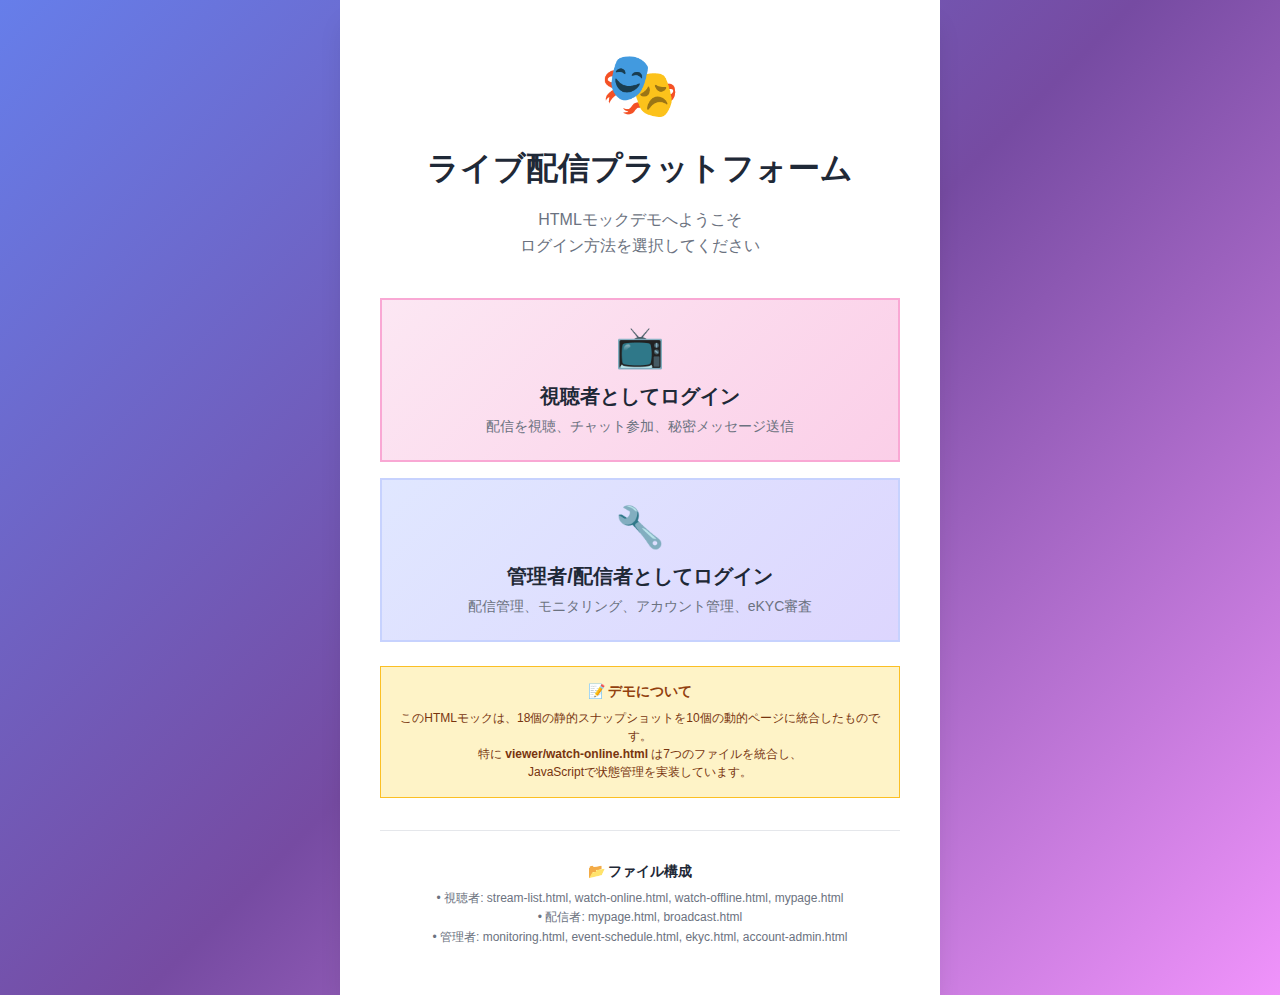
<file: index.html>
<!DOCTYPE html>
<html lang="ja">
<head>
    <meta charset="UTF-8">
    <meta name="viewport" content="width=device-width, initial-scale=1.0">
    <title>ライブ配信プラットフォーム - HTMLモック</title>
    <link rel="stylesheet" href="common/styles.css">
    <style>
        body {
            background: linear-gradient(135deg, #667eea 0%, #764ba2 50%, #f093fb 100%);
            min-height: 100vh;
            display: flex;
            align-items: center;
            justify-content: center;
        }

        .welcome-container {
            max-width: 600px;
            width: 90%;
        }

        .welcome-card {
            background: white;
            border-radius: 0;
            padding: 3rem 2.5rem;
            box-shadow: 0 20px 25px -5px rgba(0, 0, 0, 0.1);
            text-align: center;
        }

        .welcome-icon {
            font-size: 4rem;
            margin-bottom: 1.5rem;
        }

        .welcome-title {
            font-size: 2rem;
            font-weight: 700;
            color: #1f2937;
            margin-bottom: 1rem;
        }

        .welcome-subtitle {
            font-size: 1rem;
            color: #6b7280;
            margin-bottom: 2.5rem;
            line-height: 1.6;
        }

        .login-options {
            display: flex;
            flex-direction: column;
            gap: 1rem;
        }

        .login-option {
            padding: 1.5rem;
            border: 2px solid #e5e7eb;
            border-radius: 0;
            cursor: pointer;
            transition: all 0.2s;
            text-decoration: none;
            color: inherit;
            display: block;
        }

        .login-option:hover {
            transform: translateY(-4px);
            box-shadow: 0 10px 20px rgba(0, 0, 0, 0.1);
        }

        .login-option.viewer {
            background: linear-gradient(135deg, #fce7f3 0%, #fbcfe8 100%);
            border-color: #f9a8d4;
        }

        .login-option.viewer:hover {
            border-color: #ec4899;
            box-shadow: 0 10px 20px rgba(236, 72, 153, 0.2);
        }

        .login-option.admin {
            background: linear-gradient(135deg, #e0e7ff 0%, #ddd6fe 100%);
            border-color: #c7d2fe;
        }

        .login-option.admin:hover {
            border-color: #818cf8;
            box-shadow: 0 10px 20px rgba(129, 140, 248, 0.2);
        }

        .option-icon {
            font-size: 2.5rem;
            margin-bottom: 0.75rem;
        }

        .option-title {
            font-size: 1.25rem;
            font-weight: 700;
            color: #1f2937;
            margin-bottom: 0.5rem;
        }

        .option-description {
            font-size: 0.875rem;
            color: #6b7280;
        }

        .footer-info {
            margin-top: 2rem;
            padding-top: 2rem;
            border-top: 1px solid #e5e7eb;
        }

        .info-title {
            font-size: 0.875rem;
            font-weight: 600;
            color: #1f2937;
            margin-bottom: 0.5rem;
        }

        .info-text {
            font-size: 0.75rem;
            color: #6b7280;
            line-height: 1.6;
        }

        .demo-note {
            background: #fef3c7;
            border: 1px solid #fbbf24;
            border-radius: 0;
            padding: 1rem;
            margin-top: 1.5rem;
        }

        .demo-note-title {
            font-size: 0.875rem;
            font-weight: 600;
            color: #92400e;
            margin-bottom: 0.5rem;
        }

        .demo-note-text {
            font-size: 0.75rem;
            color: #78350f;
            line-height: 1.5;
        }
    </style>
</head>
<body>
    <div class="welcome-container">
        <div class="welcome-card">
            <div class="welcome-icon">🎭</div>
            <h1 class="welcome-title">ライブ配信プラットフォーム</h1>
            <p class="welcome-subtitle">
                HTMLモックデモへようこそ<br>
                ログイン方法を選択してください
            </p>

            <div class="login-options">
                <!-- 視聴者ログイン -->
                <a href="login-viewer.html" class="login-option viewer">
                    <div class="option-icon">📺</div>
                    <div class="option-title">視聴者としてログイン</div>
                    <div class="option-description">
                        配信を視聴、チャット参加、秘密メッセージ送信
                    </div>
                </a>

                <!-- 管理者/配信者ログイン -->
                <a href="login-admin.html" class="login-option admin">
                    <div class="option-icon">🔧</div>
                    <div class="option-title">管理者/配信者としてログイン</div>
                    <div class="option-description">
                        配信管理、モニタリング、アカウント管理、eKYC審査
                    </div>
                </a>
            </div>

            <!-- デモ情報 -->
            <div class="demo-note">
                <div class="demo-note-title">📝 デモについて</div>
                <div class="demo-note-text">
                    このHTMLモックは、18個の静的スナップショットを10個の動的ページに統合したものです。<br>
                    特に <strong>viewer/watch-online.html</strong> は7つのファイルを統合し、<br>
                    JavaScriptで状態管理を実装しています。
                </div>
            </div>

            <!-- フッター情報 -->
            <div class="footer-info">
                <div class="info-title">📂 ファイル構成</div>
                <div class="info-text">
                    • 視聴者: stream-list.html, watch-online.html, watch-offline.html, mypage.html<br>
                    • 配信者: mypage.html, broadcast.html<br>
                    • 管理者: monitoring.html, event-schedule.html, ekyc.html, account-admin.html
                </div>
            </div>
        </div>
    </div>
</body>
</html>
</file>
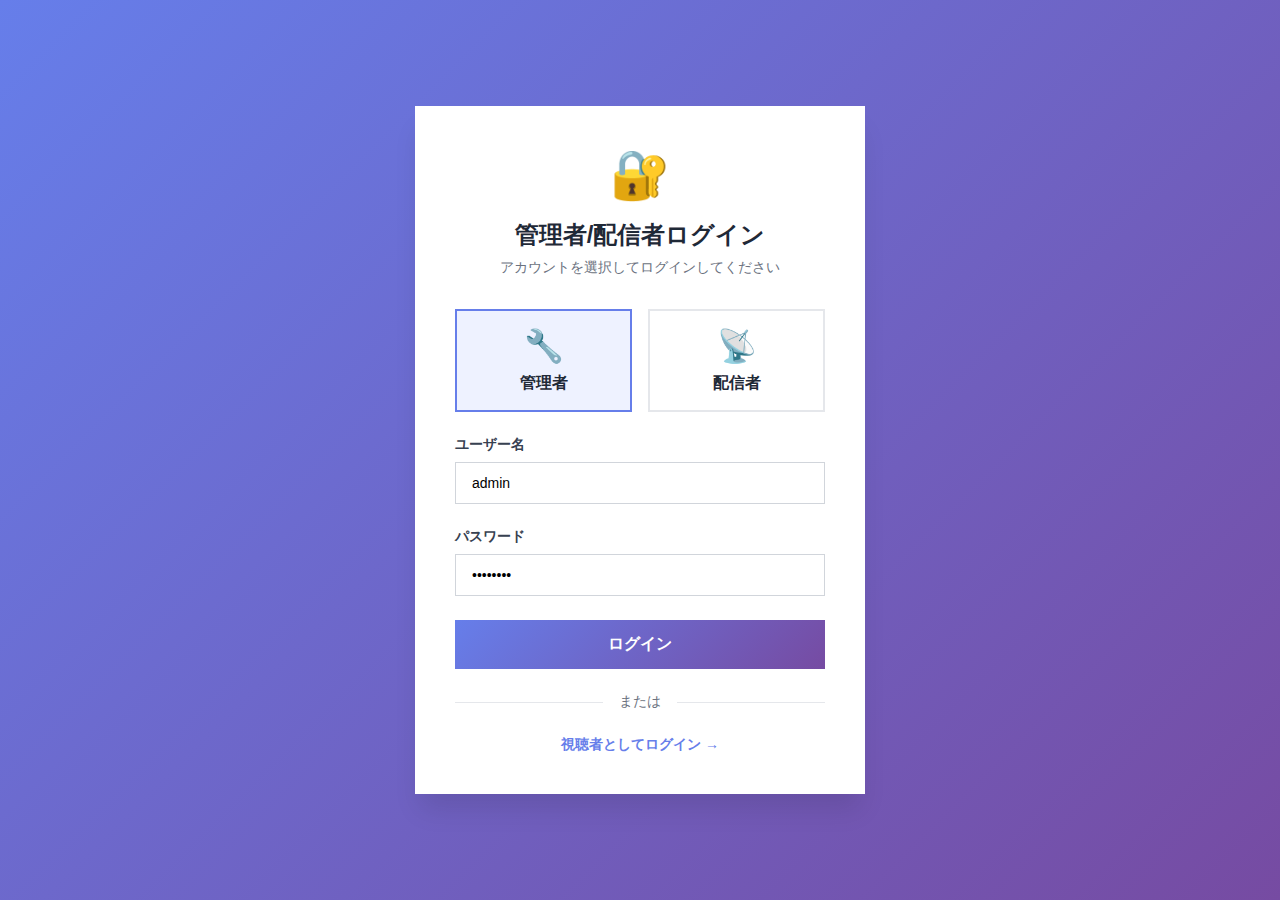
<file: login-admin.html>
<!DOCTYPE html>
<html lang="ja">
<head>
    <meta charset="UTF-8">
    <meta name="viewport" content="width=device-width, initial-scale=1.0">
    <title>管理者/配信者ログイン - ライブ配信プラットフォーム</title>
    <link rel="stylesheet" href="common/styles.css">
    <style>
        body {
            background: linear-gradient(135deg, #667eea 0%, #764ba2 100%);
            min-height: 100vh;
            display: flex;
            align-items: center;
            justify-content: center;
        }

        .login-container {
            max-width: 450px;
            width: 90%;
        }

        .login-card {
            background: white;
            border-radius: 0;
            padding: 2.5rem;
            box-shadow: 0 20px 25px -5px rgba(0, 0, 0, 0.1);
        }

        .login-header {
            text-align: center;
            margin-bottom: 2rem;
        }

        .login-icon {
            font-size: 3rem;
            margin-bottom: 1rem;
        }

        .login-title {
            font-size: 1.5rem;
            font-weight: 700;
            color: #1f2937;
            margin-bottom: 0.5rem;
        }

        .login-subtitle {
            font-size: 0.875rem;
            color: #6b7280;
        }

        .form-group {
            margin-bottom: 1.5rem;
        }

        .form-label {
            display: block;
            font-size: 0.875rem;
            font-weight: 600;
            color: #374151;
            margin-bottom: 0.5rem;
        }

        .form-input {
            width: 100%;
            padding: 0.75rem 1rem;
            border: 1px solid #d1d5db;
            border-radius: 0;
            font-size: 0.875rem;
            transition: all 0.2s;
        }

        .form-input:focus {
            outline: none;
            border-color: #667eea;
            box-shadow: 0 0 0 3px rgba(102, 126, 234, 0.1);
        }

        .role-selector {
            display: flex;
            gap: 1rem;
            margin-bottom: 1.5rem;
        }

        .role-option {
            flex: 1;
            padding: 1rem;
            border: 2px solid #e5e7eb;
            border-radius: 0;
            text-align: center;
            cursor: pointer;
            transition: all 0.2s;
        }

        .role-option:hover {
            border-color: #667eea;
            background: #f3f4f6;
        }

        .role-option.selected {
            border-color: #667eea;
            background: #eef2ff;
        }

        .role-icon {
            font-size: 2rem;
            margin-bottom: 0.5rem;
        }

        .role-name {
            font-weight: 600;
            color: #1f2937;
        }

        .login-button {
            width: 100%;
            padding: 0.875rem;
            background: linear-gradient(135deg, #667eea 0%, #764ba2 100%);
            color: white;
            border: none;
            border-radius: 0;
            font-weight: 700;
            font-size: 1rem;
            cursor: pointer;
            transition: all 0.2s;
        }

        .login-button:hover {
            transform: translateY(-2px);
            box-shadow: 0 10px 20px rgba(102, 126, 234, 0.3);
        }

        .login-footer {
            text-align: center;
            margin-top: 1.5rem;
        }

        .footer-link {
            color: #667eea;
            text-decoration: none;
            font-size: 0.875rem;
            font-weight: 600;
        }

        .footer-link:hover {
            text-decoration: underline;
        }

        .divider {
            display: flex;
            align-items: center;
            margin: 1.5rem 0;
        }

        .divider::before,
        .divider::after {
            content: '';
            flex: 1;
            border-bottom: 1px solid #e5e7eb;
        }

        .divider-text {
            padding: 0 1rem;
            color: #6b7280;
            font-size: 0.875rem;
        }
    </style>
</head>
<body>
    <div class="login-container">
        <div class="login-card">
            <div class="login-header">
                <div class="login-icon">🔐</div>
                <h1 class="login-title">管理者/配信者ログイン</h1>
                <p class="login-subtitle">アカウントを選択してログインしてください</p>
            </div>

            <form id="loginForm">
                <!-- 役割選択 -->
                <div class="role-selector">
                    <div class="role-option selected" data-role="admin">
                        <div class="role-icon">🔧</div>
                        <div class="role-name">管理者</div>
                    </div>
                    <div class="role-option" data-role="streamer">
                        <div class="role-icon">📡</div>
                        <div class="role-name">配信者</div>
                    </div>
                </div>

                <!-- ユーザー名 -->
                <div class="form-group">
                    <label class="form-label" for="username">ユーザー名</label>
                    <input
                        type="text"
                        id="username"
                        class="form-input"
                        placeholder="ユーザー名を入力"
                        value="admin"
                    >
                </div>

                <!-- パスワード -->
                <div class="form-group">
                    <label class="form-label" for="password">パスワード</label>
                    <input
                        type="password"
                        id="password"
                        class="form-input"
                        placeholder="パスワードを入力"
                        value="password"
                    >
                </div>

                <!-- ログインボタン -->
                <button type="submit" class="login-button">ログイン</button>
            </form>

            <div class="divider">
                <span class="divider-text">または</span>
            </div>

            <div class="login-footer">
                <a href="login-viewer.html" class="footer-link">視聴者としてログイン →</a>
            </div>
        </div>
    </div>

    <script>
        // 役割選択
        let selectedRole = 'admin';

        document.querySelectorAll('.role-option').forEach(option => {
            option.addEventListener('click', () => {
                document.querySelectorAll('.role-option').forEach(opt => {
                    opt.classList.remove('selected');
                });
                option.classList.add('selected');
                selectedRole = option.dataset.role;

                // ユーザー名のプレースホルダーを変更
                const usernameInput = document.getElementById('username');
                if (selectedRole === 'admin') {
                    usernameInput.value = 'admin';
                } else {
                    usernameInput.value = 'まりあ';
                }
            });
        });

        // ログインフォーム送信
        document.getElementById('loginForm').addEventListener('submit', (e) => {
            e.preventDefault();

            // 選択された役割に応じてリダイレクト
            if (selectedRole === 'admin') {
                window.location.href = 'admin/monitoring.html';
            } else {
                window.location.href = 'streamer/mypage.html';
            }
        });
    </script>
</body>
</html>
</file>
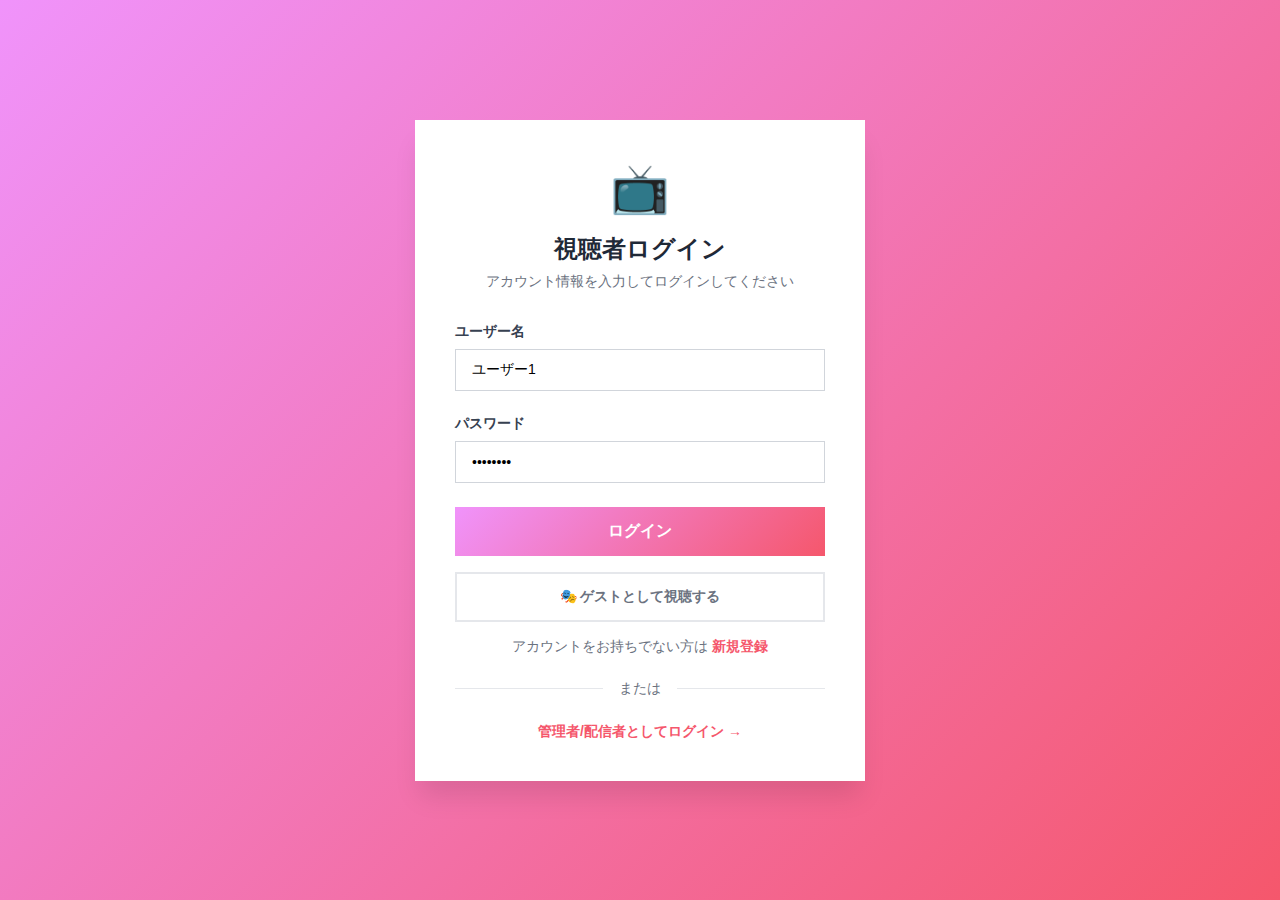
<file: login-viewer.html>
<!DOCTYPE html>
<html lang="ja">
<head>
    <meta charset="UTF-8">
    <meta name="viewport" content="width=device-width, initial-scale=1.0">
    <title>視聴者ログイン - ライブ配信プラットフォーム</title>
    <link rel="stylesheet" href="common/styles.css">
    <style>
        body {
            background: linear-gradient(135deg, #f093fb 0%, #f5576c 100%);
            min-height: 100vh;
            display: flex;
            align-items: center;
            justify-content: center;
        }

        .login-container {
            max-width: 450px;
            width: 90%;
        }

        .login-card {
            background: white;
            border-radius: 0;
            padding: 2.5rem;
            box-shadow: 0 20px 25px -5px rgba(0, 0, 0, 0.1);
        }

        .login-header {
            text-align: center;
            margin-bottom: 2rem;
        }

        .login-icon {
            font-size: 3rem;
            margin-bottom: 1rem;
        }

        .login-title {
            font-size: 1.5rem;
            font-weight: 700;
            color: #1f2937;
            margin-bottom: 0.5rem;
        }

        .login-subtitle {
            font-size: 0.875rem;
            color: #6b7280;
        }

        .form-group {
            margin-bottom: 1.5rem;
        }

        .form-label {
            display: block;
            font-size: 0.875rem;
            font-weight: 600;
            color: #374151;
            margin-bottom: 0.5rem;
        }

        .form-input {
            width: 100%;
            padding: 0.75rem 1rem;
            border: 1px solid #d1d5db;
            border-radius: 0;
            font-size: 0.875rem;
            transition: all 0.2s;
        }

        .form-input:focus {
            outline: none;
            border-color: #f5576c;
            box-shadow: 0 0 0 3px rgba(245, 87, 108, 0.1);
        }

        .login-button {
            width: 100%;
            padding: 0.875rem;
            background: linear-gradient(135deg, #f093fb 0%, #f5576c 100%);
            color: white;
            border: none;
            border-radius: 0;
            font-weight: 700;
            font-size: 1rem;
            cursor: pointer;
            transition: all 0.2s;
        }

        .login-button:hover {
            transform: translateY(-2px);
            box-shadow: 0 10px 20px rgba(245, 87, 108, 0.3);
        }

        .guest-login {
            margin-top: 1rem;
        }

        .guest-button {
            width: 100%;
            padding: 0.875rem;
            background: white;
            color: #6b7280;
            border: 2px solid #e5e7eb;
            border-radius: 0;
            font-weight: 600;
            font-size: 0.875rem;
            cursor: pointer;
            transition: all 0.2s;
        }

        .guest-button:hover {
            border-color: #d1d5db;
            background: #f9fafb;
        }

        .divider {
            display: flex;
            align-items: center;
            margin: 1.5rem 0;
        }

        .divider::before,
        .divider::after {
            content: '';
            flex: 1;
            border-bottom: 1px solid #e5e7eb;
        }

        .divider-text {
            padding: 0 1rem;
            color: #6b7280;
            font-size: 0.875rem;
        }

        .login-footer {
            text-align: center;
            margin-top: 1.5rem;
        }

        .footer-link {
            color: #f5576c;
            text-decoration: none;
            font-size: 0.875rem;
            font-weight: 600;
        }

        .footer-link:hover {
            text-decoration: underline;
        }

        .register-link {
            text-align: center;
            margin-top: 1rem;
            font-size: 0.875rem;
            color: #6b7280;
        }

        .register-link a {
            color: #f5576c;
            font-weight: 600;
            text-decoration: none;
        }

        .register-link a:hover {
            text-decoration: underline;
        }
    </style>
</head>
<body>
    <div class="login-container">
        <div class="login-card">
            <div class="login-header">
                <div class="login-icon">📺</div>
                <h1 class="login-title">視聴者ログイン</h1>
                <p class="login-subtitle">アカウント情報を入力してログインしてください</p>
            </div>

            <form id="loginForm">
                <!-- ユーザー名 -->
                <div class="form-group">
                    <label class="form-label" for="username">ユーザー名</label>
                    <input
                        type="text"
                        id="username"
                        class="form-input"
                        placeholder="ユーザー名を入力"
                        value="ユーザー1"
                    >
                </div>

                <!-- パスワード -->
                <div class="form-group">
                    <label class="form-label" for="password">パスワード</label>
                    <input
                        type="password"
                        id="password"
                        class="form-input"
                        placeholder="パスワードを入力"
                        value="password"
                    >
                </div>

                <!-- ログインボタン -->
                <button type="submit" class="login-button">ログイン</button>
            </form>

            <!-- ゲストログイン -->
            <div class="guest-login">
                <button class="guest-button" onclick="location.href='viewer/stream-list.html'">
                    🎭 ゲストとして視聴する
                </button>
            </div>

            <!-- 新規登録リンク -->
            <div class="register-link">
                アカウントをお持ちでない方は <a href="#">新規登録</a>
            </div>

            <div class="divider">
                <span class="divider-text">または</span>
            </div>

            <div class="login-footer">
                <a href="login-admin.html" class="footer-link">管理者/配信者としてログイン →</a>
            </div>
        </div>
    </div>

    <script>
        // ログインフォーム送信
        document.getElementById('loginForm').addEventListener('submit', (e) => {
            e.preventDefault();

            // 視聴者として配信一覧へリダイレクト
            window.location.href = 'viewer/stream-list.html';
        });
    </script>
</body>
</html>
</file>
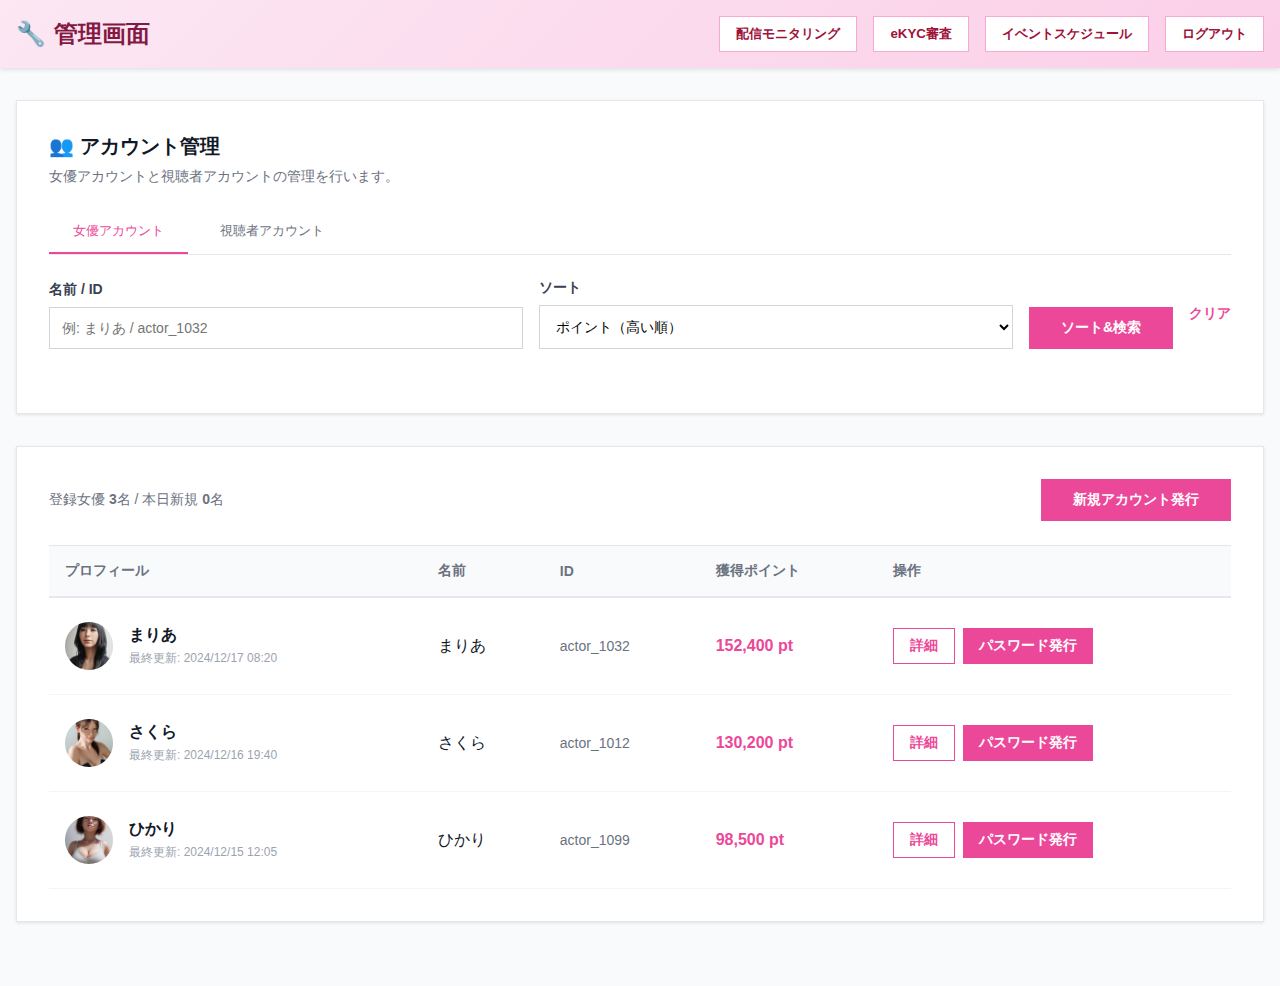
<file: admin/account-admin.html>
<!DOCTYPE html>
<html lang="ja">
<head>
    <meta charset="UTF-8">
    <meta name="viewport" content="width=device-width, initial-scale=1.0">
    <title>アカウント管理 - 管理画面</title>
    <link rel="stylesheet" href="../common/styles.css">
    <style>
        /* ページ固有のスタイル */
        .main-container {
            max-width: 1400px;
            margin: 0 auto;
            padding: 2rem 1rem;
        }

        .section-card {
            background: white;
            border-radius: 0;
            padding: 2rem;
            box-shadow: 0 1px 3px rgba(0, 0, 0, 0.1);
            border: 1px solid #e5e7eb;
            margin-bottom: 2rem;
        }

        .section-header {
            margin-bottom: 1.5rem;
        }

        .section-title {
            font-size: 1.25rem;
            font-weight: 700;
            color: #111827;
            margin-bottom: 0.5rem;
        }

        .section-subtitle {
            font-size: 0.875rem;
            color: #6b7280;
        }

        .search-controls {
            display: flex;
            gap: 1rem;
            margin-bottom: 2rem;
            align-items: flex-end;
        }

        .form-group {
            flex: 1;
        }

        .form-label {
            display: block;
            font-size: 0.875rem;
            font-weight: 600;
            color: #374151;
            margin-bottom: 0.5rem;
        }

        .form-input {
            width: 100%;
            padding: 0.75rem;
            border: 1px solid #d1d5db;
            border-radius: 0;
            font-size: 0.875rem;
        }

        .form-input:focus {
            outline: none;
            border-color: #ec4899;
            box-shadow: 0 0 0 3px rgba(236, 72, 153, 0.1);
        }

        .form-select {
            width: 100%;
            padding: 0.75rem;
            border: 1px solid #d1d5db;
            border-radius: 0;
            font-size: 0.875rem;
            background: white;
        }

        .search-actions {
            display: flex;
            gap: 0.5rem;
        }

        .btn-primary {
            background: #ec4899;
            color: white;
            padding: 0.75rem 2rem;
            border-radius: 0;
            border: none;
            font-weight: 600;
            cursor: pointer;
            font-size: 0.875rem;
            white-space: nowrap;
            transition: background 0.2s;
        }

        .btn-primary:hover {
            background: #db2777;
        }

        .clear-link {
            color: #ec4899;
            text-decoration: none;
            font-size: 0.875rem;
            font-weight: 600;
            align-self: center;
            cursor: pointer;
        }

        .clear-link:hover {
            text-decoration: underline;
        }

        .results-header {
            display: flex;
            justify-content: space-between;
            align-items: center;
            margin-bottom: 1.5rem;
        }

        .results-info {
            font-size: 0.875rem;
            color: #6b7280;
        }

        .account-table {
            width: 100%;
            border-collapse: collapse;
        }

        .account-table thead {
            background: #f9fafb;
            border-top: 1px solid #e5e7eb;
            border-bottom: 2px solid #e5e7eb;
        }

        .account-table th {
            padding: 1rem;
            text-align: left;
            font-size: 0.875rem;
            font-weight: 600;
            color: #6b7280;
        }

        .account-table td {
            padding: 1.5rem 1rem;
            border-bottom: 1px solid #f3f4f6;
        }

        .account-table tbody tr:hover {
            background: #f9fafb;
        }

        .account-profile {
            display: flex;
            align-items: center;
            gap: 1rem;
        }

        .account-avatar {
            width: 48px;
            height: 48px;
            border-radius: 50%;
            overflow: hidden;
            flex-shrink: 0;
            background: #f3f4f6;
        }

        .account-avatar img {
            width: 100%;
            height: 100%;
            object-fit: cover;
        }

        .account-details {
            flex: 1;
        }

        .account-name {
            font-weight: 600;
            color: #111827;
            margin-bottom: 0.25rem;
        }

        .account-updated {
            font-size: 0.75rem;
            color: #9ca3af;
        }

        .account-id {
            font-size: 0.875rem;
            color: #6b7280;
        }

        .account-points {
            font-weight: 700;
            color: #ec4899;
            font-size: 1rem;
        }

        .role-badge {
            padding: 0.25rem 0.75rem;
            border-radius: 0;
            font-size: 0.75rem;
            font-weight: 600;
        }

        .role-badge.viewer {
            background: #dbeafe;
            color: #1e40af;
        }

        .role-badge.streamer {
            background: #fce7f3;
            color: #9f1239;
        }

        .role-badge.admin {
            background: #e0e7ff;
            color: #3730a3;
        }

        .account-actions-cell {
            display: flex;
            gap: 0.5rem;
        }

        .btn-detail {
            background: white;
            color: #ec4899;
            border: 1px solid #ec4899;
            padding: 0.5rem 1rem;
            border-radius: 0;
            font-weight: 600;
            cursor: pointer;
            font-size: 0.875rem;
            transition: background 0.2s;
        }

        .btn-detail:hover {
            background: #fdf2f8;
        }

        .btn-password {
            background: #ec4899;
            color: white;
            padding: 0.5rem 1rem;
            border-radius: 0;
            border: none;
            font-weight: 600;
            cursor: pointer;
            font-size: 0.875rem;
            transition: background 0.2s;
        }

        .btn-password:hover {
            background: #db2777;
        }
    </style>
</head>
<body>
    <!-- ヘッダー -->
    <div class="header">
        <div class="header-content">
            <h1>
                <span>🔧</span>
                管理画面
            </h1>
            <div class="header-actions">
                <button class="header-btn" onclick="location.href='monitoring.html'">配信モニタリング</button>
                <button class="header-btn" onclick="location.href='ekyc.html'">eKYC審査</button>
                <button class="header-btn" onclick="location.href='event-schedule.html'">イベントスケジュール</button>
                <button class="header-btn" onclick="location.href='../login-admin.html'">ログアウト</button>
            </div>
        </div>
    </div>

    <!-- メインコンテンツ -->
    <div class="main-container">
        <!-- 検索カード -->
        <div class="section-card">
            <div class="section-header">
                <h1 class="section-title">👥 アカウント管理</h1>
                <p class="section-subtitle">女優アカウントと視聴者アカウントの管理を行います。</p>
            </div>

            <!-- タブ -->
            <div class="tabs" style="margin-bottom: 1.5rem;">
                <button class="tab active" onclick="switchTab('streamer')">女優アカウント</button>
                <button class="tab" onclick="switchTab('viewer')">視聴者アカウント</button>
            </div>

            <!-- 女優アカウント検索コントロール -->
            <div id="streamerSearchControls" class="search-controls">
                <div class="form-group">
                    <label class="form-label">名前 / ID</label>
                    <input type="text" class="form-input" placeholder="例: まりあ / actor_1032">
                </div>
                <div class="form-group">
                    <label class="form-label">ソート</label>
                    <select class="form-select">
                        <option>ポイント（高い順）</option>
                        <option>ポイント（低い順）</option>
                        <option>名前（昇順）</option>
                        <option>名前（降順）</option>
                        <option>登録日（新しい順）</option>
                        <option>登録日（古い順）</option>
                    </select>
                </div>
                <div class="search-actions">
                    <button class="btn-primary">ソート&検索</button>
                </div>
                <a class="clear-link" onclick="clearStreamerSearch()">クリア</a>
            </div>

            <!-- 視聴者アカウント検索コントロール -->
            <div id="viewerSearchControls" class="search-controls" style="display: none;">
                <div class="form-group">
                    <label class="form-label">ハンドル名 / ID</label>
                    <input type="text" class="form-input" placeholder="例: ゆうた / viewer_2041">
                </div>
                <div class="form-group">
                    <label class="form-label">ソート</label>
                    <select class="form-select">
                        <option>ポイント（高い順）</option>
                        <option>ポイント（低い順）</option>
                        <option>ハンドル名（昇順）</option>
                        <option>ハンドル名（降順）</option>
                        <option>登録日（新しい順）</option>
                        <option>登録日（古い順）</option>
                    </select>
                </div>
                <div class="search-actions">
                    <button class="btn-primary">ソート&検索</button>
                </div>
                <a class="clear-link" onclick="clearViewerSearch()">クリア</a>
            </div>
        </div>

        <!-- 女優アカウント結果カード -->
        <div id="streamerResults" class="section-card">
            <!-- 結果ヘッダー -->
            <div class="results-header">
                <div class="results-info">登録女優 <strong>3</strong>名 / 本日新規 <strong>0</strong>名</div>
                <button class="btn-primary" onclick="alert('新規アカウント発行機能（未実装）')">新規アカウント発行</button>
            </div>

            <!-- 女優アカウントテーブル -->
            <table class="account-table">
                <thead>
                    <tr>
                        <th>プロフィール</th>
                        <th>名前</th>
                        <th>ID</th>
                        <th>獲得ポイント</th>
                        <th>操作</th>
                    </tr>
                </thead>
                <tbody>
                    <tr>
                        <td>
                            <div class="account-profile">
                                <div class="account-avatar">
                                    <img src="../images/actress/actress_01.png" alt="まりあ">
                                </div>
                                <div class="account-details">
                                    <div class="account-name">まりあ</div>
                                    <div class="account-updated">最終更新: 2024/12/17 08:20</div>
                                </div>
                            </div>
                        </td>
                        <td>まりあ</td>
                        <td class="account-id">actor_1032</td>
                        <td class="account-points">152,400 pt</td>
                        <td>
                            <div class="account-actions-cell">
                                <button class="btn-detail" onclick="alert('詳細表示機能（未実装）')">詳細</button>
                                <button class="btn-password" onclick="alert('パスワード発行機能（未実装）')">パスワード発行</button>
                            </div>
                        </td>
                    </tr>
                    <tr>
                        <td>
                            <div class="account-profile">
                                <div class="account-avatar">
                                    <img src="../images/actress/actress_02.png" alt="さくら">
                                </div>
                                <div class="account-details">
                                    <div class="account-name">さくら</div>
                                    <div class="account-updated">最終更新: 2024/12/16 19:40</div>
                                </div>
                            </div>
                        </td>
                        <td>さくら</td>
                        <td class="account-id">actor_1012</td>
                        <td class="account-points">130,200 pt</td>
                        <td>
                            <div class="account-actions-cell">
                                <button class="btn-detail" onclick="alert('詳細表示機能（未実装）')">詳細</button>
                                <button class="btn-password" onclick="alert('パスワード発行機能（未実装）')">パスワード発行</button>
                            </div>
                        </td>
                    </tr>
                    <tr>
                        <td>
                            <div class="account-profile">
                                <div class="account-avatar">
                                    <img src="../images/actress/actress_03.png" alt="ひかり">
                                </div>
                                <div class="account-details">
                                    <div class="account-name">ひかり</div>
                                    <div class="account-updated">最終更新: 2024/12/15 12:05</div>
                                </div>
                            </div>
                        </td>
                        <td>ひかり</td>
                        <td class="account-id">actor_1099</td>
                        <td class="account-points">98,500 pt</td>
                        <td>
                            <div class="account-actions-cell">
                                <button class="btn-detail" onclick="alert('詳細表示機能（未実装）')">詳細</button>
                                <button class="btn-password" onclick="alert('パスワード発行機能（未実装）')">パスワード発行</button>
                            </div>
                        </td>
                    </tr>
                </tbody>
            </table>
        </div>

        <!-- 視聴者アカウント結果カード -->
        <div id="viewerResults" class="section-card" style="display: none;">
            <!-- 結果ヘッダー -->
            <div class="results-header">
                <div class="results-info">登録視聴者 <strong>5</strong>名 / 本日新規 <strong>1</strong>名</div>
                <button class="btn-primary" onclick="alert('新規アカウント発行機能（未実装）')">新規アカウント発行</button>
            </div>

            <!-- 視聴者アカウントテーブル -->
            <table class="account-table">
                <thead>
                    <tr>
                        <th>ハンドル名</th>
                        <th>メールアドレス</th>
                        <th>ID</th>
                        <th>保有ポイント</th>
                        <th>操作</th>
                    </tr>
                </thead>
                <tbody>
                    <tr>
                        <td>
                            <div class="account-profile">
                                <div class="account-avatar">
                                    <div style="width: 100%; height: 100%; background: #ec4899; display: flex; align-items: center; justify-content: center; color: white; font-weight: 700;">ゆ</div>
                                </div>
                                <div class="account-details">
                                    <div class="account-name">ゆうた</div>
                                    <div class="account-updated">最終ログイン: 2024/12/17 14:20</div>
                                </div>
                            </div>
                        </td>
                        <td class="account-id">yuta@example.com</td>
                        <td class="account-id">viewer_2041</td>
                        <td class="account-points">8,520 pt</td>
                        <td>
                            <div class="account-actions-cell">
                                <button class="btn-detail" onclick="alert('詳細表示機能（未実装）')">詳細</button>
                                <button class="btn-password" onclick="alert('パスワード再発行機能（未実装）')">パスワード再発行</button>
                            </div>
                        </td>
                    </tr>
                    <tr>
                        <td>
                            <div class="account-profile">
                                <div class="account-avatar">
                                    <div style="width: 100%; height: 100%; background: #3b82f6; display: flex; align-items: center; justify-content: center; color: white; font-weight: 700;">け</div>
                                </div>
                                <div class="account-details">
                                    <div class="account-name">けんじ</div>
                                    <div class="account-updated">最終ログイン: 2024/12/16 21:15</div>
                                </div>
                            </div>
                        </td>
                        <td class="account-id">kenji@example.com</td>
                        <td class="account-id">viewer_2098</td>
                        <td class="account-points">5,280 pt</td>
                        <td>
                            <div class="account-actions-cell">
                                <button class="btn-detail" onclick="alert('詳細表示機能（未実装）')">詳細</button>
                                <button class="btn-password" onclick="alert('パスワード再発行機能（未実装）')">パスワード再発行</button>
                            </div>
                        </td>
                    </tr>
                    <tr>
                        <td>
                            <div class="account-profile">
                                <div class="account-avatar">
                                    <div style="width: 100%; height: 100%; background: #10b981; display: flex; align-items: center; justify-content: center; color: white; font-weight: 700;">た</div>
                                </div>
                                <div class="account-details">
                                    <div class="account-name">たかし</div>
                                    <div class="account-updated">最終ログイン: 2024/12/16 18:40</div>
                                </div>
                            </div>
                        </td>
                        <td class="account-id">takashi@example.com</td>
                        <td class="account-id">viewer_2134</td>
                        <td class="account-points">12,100 pt</td>
                        <td>
                            <div class="account-actions-cell">
                                <button class="btn-detail" onclick="alert('詳細表示機能（未実装）')">詳細</button>
                                <button class="btn-password" onclick="alert('パスワード再発行機能（未実装）')">パスワード再発行</button>
                            </div>
                        </td>
                    </tr>
                </tbody>
            </table>
        </div>
    </div>

    <script src="../common/app.js"></script>
    <script>
        // タブ切り替え
        function switchTab(type) {
            // タブのアクティブ状態を更新
            const tabs = document.querySelectorAll('.tab');
            tabs.forEach((tab, index) => {
                if ((type === 'streamer' && index === 0) || (type === 'viewer' && index === 1)) {
                    tab.classList.add('active');
                } else {
                    tab.classList.remove('active');
                }
            });

            // 検索コントロールとテーブルを切り替え
            if (type === 'streamer') {
                document.getElementById('streamerSearchControls').style.display = 'flex';
                document.getElementById('viewerSearchControls').style.display = 'none';
                document.getElementById('streamerResults').style.display = 'block';
                document.getElementById('viewerResults').style.display = 'none';
            } else {
                document.getElementById('streamerSearchControls').style.display = 'none';
                document.getElementById('viewerSearchControls').style.display = 'flex';
                document.getElementById('streamerResults').style.display = 'none';
                document.getElementById('viewerResults').style.display = 'block';
            }
        }

        // 女優検索クリア
        function clearStreamerSearch() {
            document.querySelector('#streamerSearchControls .form-input').value = '';
        }

        // 視聴者検索クリア
        function clearViewerSearch() {
            document.querySelector('#viewerSearchControls .form-input').value = '';
        }
    </script>
</body>
</html>
</file>
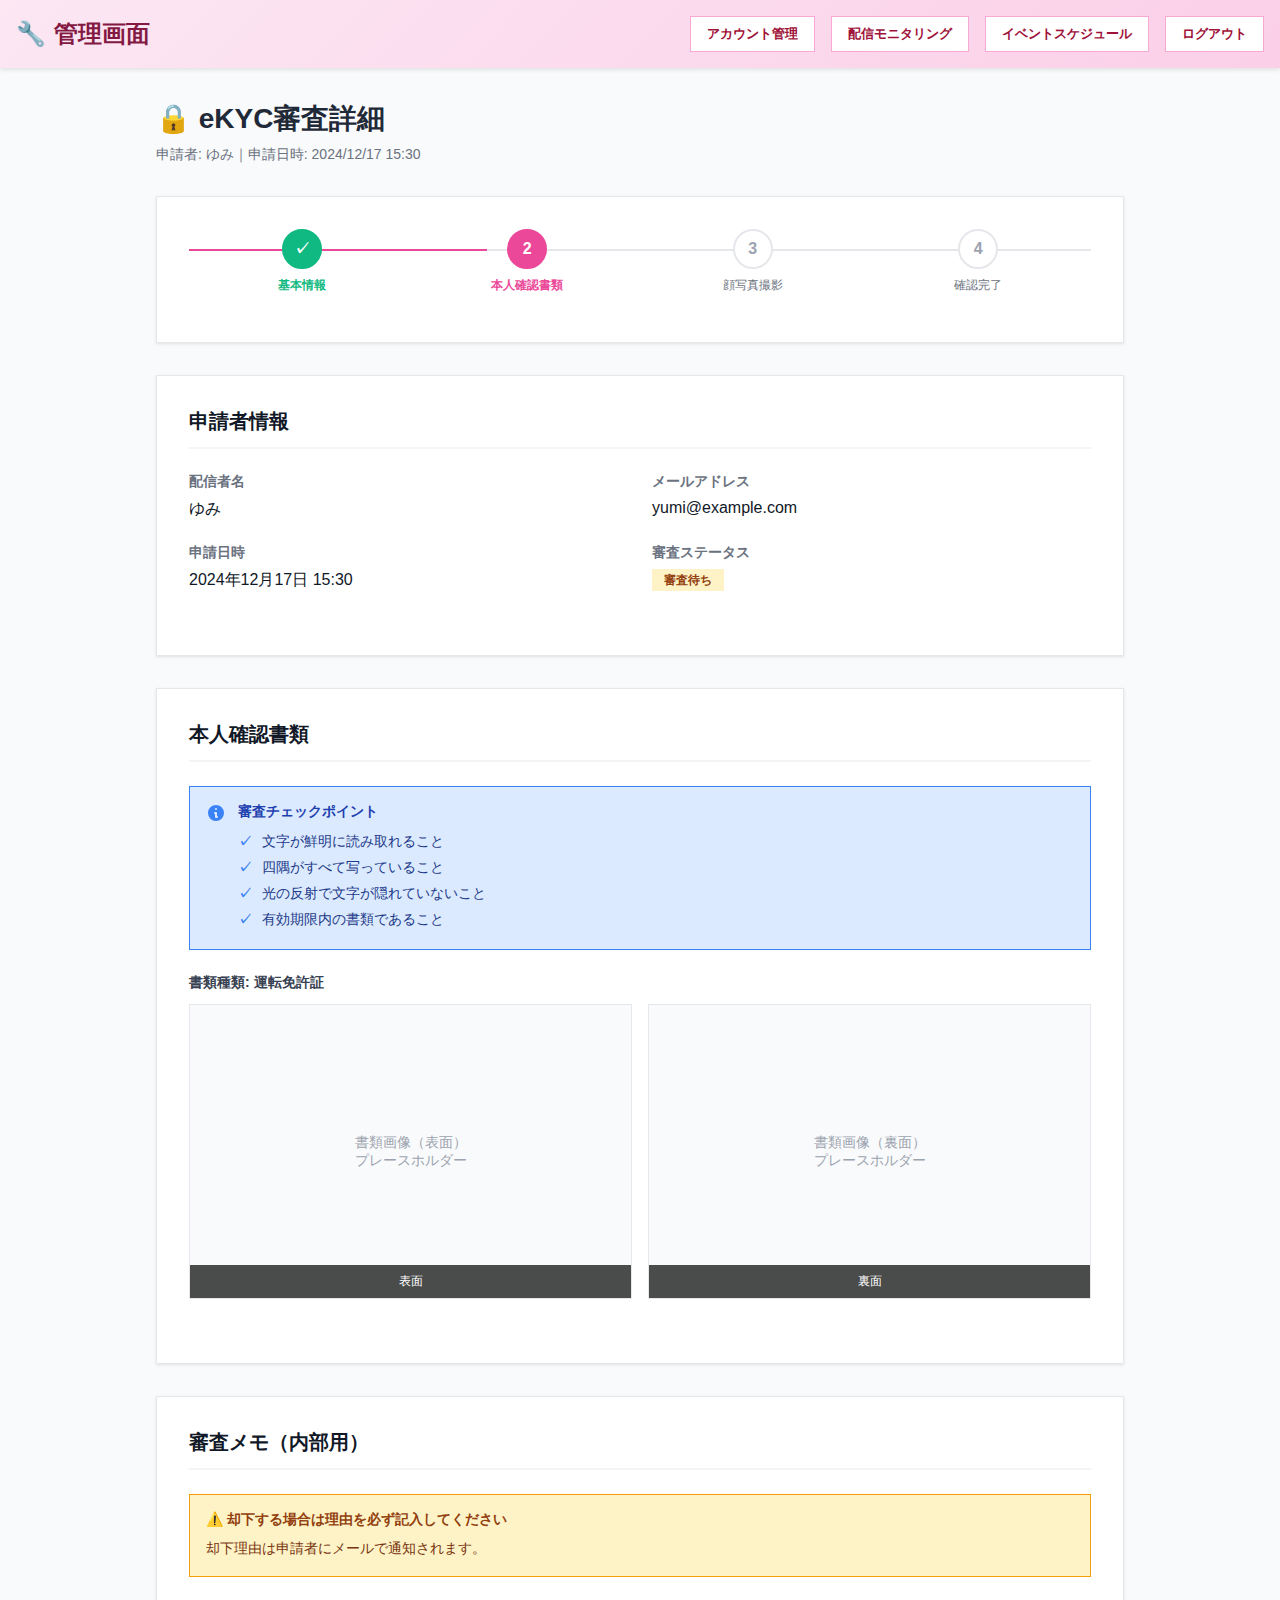
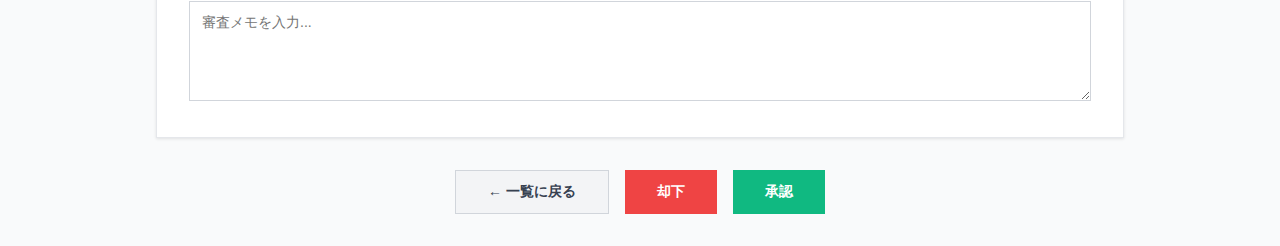
<file: admin/ekyc-detail.html>
<!DOCTYPE html>
<html lang="ja">
<head>
    <meta charset="UTF-8">
    <meta name="viewport" content="width=device-width, initial-scale=1.0">
    <title>eKYC審査詳細 - 管理画面</title>
    <link rel="stylesheet" href="../common/styles.css">
    <style>
        /* ページ固有のスタイル */
        .main-container {
            max-width: 1000px;
            margin: 0 auto;
            padding: 2rem 1rem;
        }

        .page-header {
            margin-bottom: 2rem;
        }

        .page-title {
            font-size: 1.75rem;
            font-weight: 700;
            color: #1f2937;
            margin-bottom: 0.5rem;
        }

        .page-subtitle {
            font-size: 0.875rem;
            color: #6b7280;
        }

        .content-card {
            background: white;
            border-radius: 0;
            padding: 2rem;
            box-shadow: 0 1px 3px rgba(0, 0, 0, 0.1);
            border: 1px solid #e5e7eb;
            margin-bottom: 2rem;
        }

        .section-title {
            font-size: 1.25rem;
            font-weight: 700;
            color: #111827;
            margin-bottom: 1.5rem;
            padding-bottom: 0.75rem;
            border-bottom: 2px solid #f3f4f6;
        }

        .info-grid {
            display: grid;
            grid-template-columns: repeat(2, 1fr);
            gap: 1.5rem;
            margin-bottom: 2rem;
        }

        .info-item {
            display: flex;
            flex-direction: column;
            gap: 0.5rem;
        }

        .info-label {
            font-size: 0.875rem;
            font-weight: 600;
            color: #6b7280;
        }

        .info-value {
            font-size: 1rem;
            color: #111827;
        }

        .document-section {
            margin-bottom: 2rem;
        }

        .document-label {
            font-size: 0.875rem;
            font-weight: 600;
            color: #374151;
            margin-bottom: 0.75rem;
        }

        .document-grid {
            display: grid;
            grid-template-columns: repeat(2, 1fr);
            gap: 1rem;
        }

        .document-item {
            position: relative;
            border: 1px solid #e5e7eb;
            border-radius: 0;
            overflow: hidden;
            aspect-ratio: 3/2;
            background: #f9fafb;
        }

        .document-image {
            width: 100%;
            height: 100%;
            object-fit: contain;
            background: #f9fafb;
        }

        .document-caption {
            position: absolute;
            bottom: 0;
            left: 0;
            right: 0;
            background: rgba(0, 0, 0, 0.7);
            color: white;
            padding: 0.5rem;
            font-size: 0.75rem;
            text-align: center;
        }

        .alert {
            padding: 1rem;
            border-radius: 0;
            margin-bottom: 1.5rem;
            display: flex;
            gap: 0.75rem;
            border: 1px solid;
        }

        .alert-info {
            background: #dbeafe;
            border-color: #3b82f6;
        }

        .alert-icon {
            flex-shrink: 0;
            color: #3b82f6;
        }

        .alert-content {
            flex: 1;
        }

        .alert-title {
            font-weight: 600;
            color: #1e40af;
            margin-bottom: 0.25rem;
            font-size: 0.875rem;
        }

        .alert-text {
            font-size: 0.875rem;
            color: #1e3a8a;
            line-height: 1.5;
        }

        .requirements-list {
            list-style: none;
            padding: 0;
            margin-top: 0.5rem;
        }

        .requirements-list li {
            padding: 0.25rem 0 0.25rem 1.5rem;
            position: relative;
            font-size: 0.875rem;
            color: #1e3a8a;
        }

        .requirements-list li::before {
            content: '✓';
            position: absolute;
            left: 0;
            color: #3b82f6;
            font-weight: 700;
        }

        .verification-notes {
            background: #fef3c7;
            border: 1px solid #f59e0b;
            border-radius: 0;
            padding: 1rem;
            margin-bottom: 1.5rem;
        }

        .verification-notes-title {
            font-weight: 600;
            color: #92400e;
            margin-bottom: 0.5rem;
            font-size: 0.875rem;
        }

        .verification-notes-text {
            font-size: 0.875rem;
            color: #78350f;
            line-height: 1.6;
        }

        .textarea-field {
            width: 100%;
            padding: 0.75rem;
            border: 1px solid #d1d5db;
            border-radius: 0;
            font-size: 0.875rem;
            font-family: inherit;
            resize: vertical;
            min-height: 100px;
        }

        .textarea-field:focus {
            outline: none;
            border-color: #ec4899;
            box-shadow: 0 0 0 3px rgba(236, 72, 153, 0.1);
        }

        .button-group {
            display: flex;
            gap: 1rem;
            justify-content: center;
            margin-top: 2rem;
        }

        .btn {
            padding: 0.75rem 2rem;
            border-radius: 0;
            font-weight: 600;
            cursor: pointer;
            transition: all 0.2s;
            border: none;
            font-size: 0.875rem;
        }

        .btn-back {
            background: #f3f4f6;
            color: #374151;
            border: 1px solid #d1d5db;
        }

        .btn-back:hover {
            background: #e5e7eb;
        }

        .btn-reject {
            background: #ef4444;
            color: white;
        }

        .btn-reject:hover {
            background: #dc2626;
        }

        .btn-approve {
            background: #10b981;
            color: white;
        }

        .btn-approve:hover {
            background: #059669;
        }

        /* プログレス表示 */
        .progress-container {
            background: white;
            border-radius: 0;
            padding: 2rem;
            box-shadow: 0 1px 3px rgba(0, 0, 0, 0.1);
            border: 1px solid #e5e7eb;
            margin-bottom: 2rem;
        }

        .progress-steps {
            display: flex;
            justify-content: space-between;
            position: relative;
            margin-bottom: 1rem;
        }

        .progress-line {
            position: absolute;
            top: 20px;
            left: 0;
            right: 0;
            height: 2px;
            background: #e5e7eb;
            z-index: 0;
        }

        .progress-line-active {
            position: absolute;
            top: 20px;
            left: 0;
            height: 2px;
            background: #ec4899;
            z-index: 1;
            transition: width 0.3s;
        }

        .step {
            display: flex;
            flex-direction: column;
            align-items: center;
            position: relative;
            z-index: 2;
            flex: 1;
        }

        .step-circle {
            width: 40px;
            height: 40px;
            border-radius: 50%;
            background: white;
            border: 2px solid #e5e7eb;
            display: flex;
            align-items: center;
            justify-content: center;
            font-weight: 700;
            color: #9ca3af;
            margin-bottom: 0.5rem;
        }

        .step.active .step-circle {
            background: #ec4899;
            border-color: #ec4899;
            color: white;
        }

        .step.completed .step-circle {
            background: #10b981;
            border-color: #10b981;
            color: white;
        }

        .step-label {
            font-size: 0.75rem;
            color: #6b7280;
            text-align: center;
        }

        .step.active .step-label {
            color: #ec4899;
            font-weight: 600;
        }

        .step.completed .step-label {
            color: #10b981;
            font-weight: 600;
        }
    </style>
</head>
<body>
    <!-- ヘッダー -->
    <div class="header">
        <div class="header-content">
            <h1>
                <span>🔧</span>
                管理画面
            </h1>
            <div class="header-actions">
                <button class="header-btn" onclick="location.href='account-admin.html'">アカウント管理</button>
                <button class="header-btn" onclick="location.href='monitoring.html'">配信モニタリング</button>
                <button class="header-btn" onclick="location.href='event-schedule.html'">イベントスケジュール</button>
                <button class="header-btn" onclick="location.href='../login-admin.html'">ログアウト</button>
            </div>
        </div>
    </div>

    <!-- メインコンテンツ -->
    <div class="main-container">
        <div class="page-header">
            <h1 class="page-title">🔒 eKYC審査詳細</h1>
            <p class="page-subtitle">申請者: ゆみ｜申請日時: 2024/12/17 15:30</p>
        </div>

        <!-- プログレス表示 -->
        <div class="progress-container">
            <div class="progress-steps">
                <div class="progress-line"></div>
                <div class="progress-line-active" style="width: 33%;"></div>

                <div class="step completed">
                    <div class="step-circle">✓</div>
                    <div class="step-label">基本情報</div>
                </div>

                <div class="step active">
                    <div class="step-circle">2</div>
                    <div class="step-label">本人確認書類</div>
                </div>

                <div class="step">
                    <div class="step-circle">3</div>
                    <div class="step-label">顔写真撮影</div>
                </div>

                <div class="step">
                    <div class="step-circle">4</div>
                    <div class="step-label">確認完了</div>
                </div>
            </div>
        </div>

        <!-- 基本情報 -->
        <div class="content-card">
            <h2 class="section-title">申請者情報</h2>
            <div class="info-grid">
                <div class="info-item">
                    <div class="info-label">配信者名</div>
                    <div class="info-value">ゆみ</div>
                </div>
                <div class="info-item">
                    <div class="info-label">メールアドレス</div>
                    <div class="info-value">yumi@example.com</div>
                </div>
                <div class="info-item">
                    <div class="info-label">申請日時</div>
                    <div class="info-value">2024年12月17日 15:30</div>
                </div>
                <div class="info-item">
                    <div class="info-label">審査ステータス</div>
                    <div class="info-value">
                        <span style="background: #fef3c7; color: #92400e; padding: 0.25rem 0.75rem; border-radius: 0; font-size: 0.75rem; font-weight: 600;">審査待ち</span>
                    </div>
                </div>
            </div>
        </div>

        <!-- 本人確認書類 -->
        <div class="content-card">
            <h2 class="section-title">本人確認書類</h2>

            <div class="alert alert-info">
                <div class="alert-icon">
                    <svg width="20" height="20" fill="currentColor" viewBox="0 0 20 20">
                        <path fill-rule="evenodd" d="M18 10a8 8 0 11-16 0 8 8 0 0116 0zm-7-4a1 1 0 11-2 0 1 1 0 012 0zM9 9a1 1 0 000 2v3a1 1 0 001 1h1a1 1 0 100-2v-3a1 1 0 00-1-1H9z" clip-rule="evenodd" />
                    </svg>
                </div>
                <div class="alert-content">
                    <div class="alert-title">審査チェックポイント</div>
                    <ul class="requirements-list">
                        <li>文字が鮮明に読み取れること</li>
                        <li>四隅がすべて写っていること</li>
                        <li>光の反射で文字が隠れていないこと</li>
                        <li>有効期限内の書類であること</li>
                    </ul>
                </div>
            </div>

            <div class="document-section">
                <div class="document-label">書類種類: 運転免許証</div>
                <div class="document-grid">
                    <div class="document-item">
                        <div class="document-image" style="display: flex; align-items: center; justify-content: center; color: #9ca3af; font-size: 0.875rem;">
                            書類画像（表面）<br>プレースホルダー
                        </div>
                        <div class="document-caption">表面</div>
                    </div>
                    <div class="document-item">
                        <div class="document-image" style="display: flex; align-items: center; justify-content: center; color: #9ca3af; font-size: 0.875rem;">
                            書類画像（裏面）<br>プレースホルダー
                        </div>
                        <div class="document-caption">裏面</div>
                    </div>
                </div>
            </div>
        </div>

        <!-- 審査メモ -->
        <div class="content-card">
            <h2 class="section-title">審査メモ（内部用）</h2>
            <div class="verification-notes">
                <div class="verification-notes-title">⚠️ 却下する場合は理由を必ず記入してください</div>
                <div class="verification-notes-text">
                    却下理由は申請者にメールで通知されます。
                </div>
            </div>
            <textarea class="textarea-field" placeholder="審査メモを入力..."></textarea>
        </div>

        <!-- アクションボタン -->
        <div class="button-group">
            <button class="btn btn-back" onclick="location.href='ekyc.html'">← 一覧に戻る</button>
            <button class="btn btn-reject" onclick="handleReject()">却下</button>
            <button class="btn btn-approve" onclick="handleApprove()">承認</button>
        </div>
    </div>

    <script src="../common/app.js"></script>
    <script>
        function handleApprove() {
            if (confirm('この申請を承認しますか？\n承認後、申請者は配信者として活動できるようになります。')) {
                alert('承認しました（機能未実装）');
                location.href = 'ekyc.html';
            }
        }

        function handleReject() {
            const memo = document.querySelector('.textarea-field').value.trim();
            if (!memo) {
                alert('却下理由を入力してください');
                return;
            }
            if (confirm('この申請を却下しますか？\n却下理由が申請者にメールで送信されます。')) {
                alert('却下しました（機能未実装）');
                location.href = 'ekyc.html';
            }
        }
    </script>
</body>
</html>
</file>
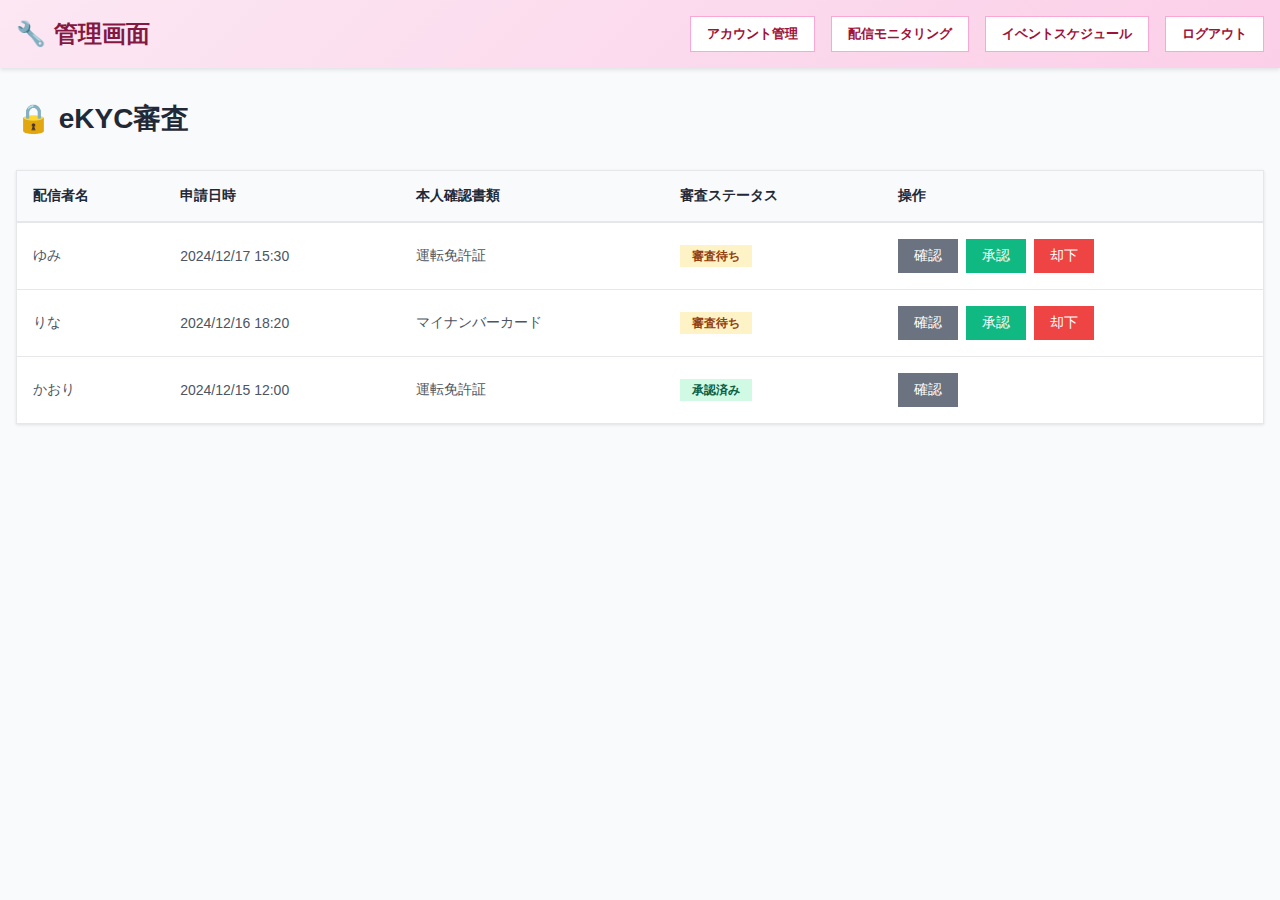
<file: admin/ekyc.html>
<!DOCTYPE html>
<html lang="ja">
<head>
    <meta charset="UTF-8">
    <meta name="viewport" content="width=device-width, initial-scale=1.0">
    <title>eKYC審査 - 管理画面</title>
    <link rel="stylesheet" href="../common/styles.css">
    <style>
        /* ページ固有のスタイル */
        .main-container {
            max-width: 1400px;
            margin: 0 auto;
            padding: 2rem 1rem;
        }

        .page-title {
            font-size: 1.75rem;
            font-weight: 700;
            color: #1f2937;
            margin-bottom: 2rem;
        }

        .kyc-table {
            background: white;
            border-radius: 0;
            overflow: hidden;
            box-shadow: 0 1px 3px rgba(0, 0, 0, 0.1);
            border: 1px solid #e5e7eb;
        }

        table {
            width: 100%;
            border-collapse: collapse;
        }

        thead {
            background: #f9fafb;
            border-bottom: 2px solid #e5e7eb;
        }

        th {
            padding: 1rem;
            text-align: left;
            font-weight: 600;
            color: #1f2937;
            font-size: 0.875rem;
        }

        td {
            padding: 1rem;
            border-bottom: 1px solid #e5e7eb;
            color: #4b5563;
            font-size: 0.875rem;
        }

        tr:last-child td {
            border-bottom: none;
        }

        tbody tr:hover {
            background: #f9fafb;
        }

        .status-badge {
            padding: 0.25rem 0.75rem;
            border-radius: 0;
            font-size: 0.75rem;
            font-weight: 600;
        }

        .status-badge.approved {
            background: #d1fae5;
            color: #065f46;
        }

        .status-badge.pending {
            background: #fef3c7;
            color: #92400e;
        }

        .status-badge.rejected {
            background: #fee2e2;
            color: #991b1b;
        }

        .action-buttons {
            display: flex;
            gap: 0.5rem;
        }

        .action-btn {
            padding: 0.5rem 1rem;
            border: none;
            border-radius: 0;
            font-size: 0.875rem;
            cursor: pointer;
            transition: all 0.2s;
        }

        .action-btn.approve {
            background: #10b981;
            color: white;
        }

        .action-btn.approve:hover {
            background: #059669;
        }

        .action-btn.reject {
            background: #ef4444;
            color: white;
        }

        .action-btn.reject:hover {
            background: #dc2626;
        }

        .action-btn.view {
            background: #6b7280;
            color: white;
        }

        .action-btn.view:hover {
            background: #4b5563;
        }
    </style>
</head>
<body>
    <!-- ヘッダー -->
    <div class="header">
        <div class="header-content">
            <h1>
                <span>🔧</span>
                管理画面
            </h1>
            <div class="header-actions">
                <button class="header-btn" onclick="location.href='account-admin.html'">アカウント管理</button>
                <button class="header-btn" onclick="location.href='monitoring.html'">配信モニタリング</button>
                <button class="header-btn" onclick="location.href='event-schedule.html'">イベントスケジュール</button>
                <button class="header-btn" onclick="location.href='../login-admin.html'">ログアウト</button>
            </div>
        </div>
    </div>

    <!-- メインコンテンツ -->
    <div class="main-container">
        <h1 class="page-title">🔒 eKYC審査</h1>

        <div class="kyc-table">
            <table>
                <thead>
                    <tr>
                        <th>配信者名</th>
                        <th>申請日時</th>
                        <th>本人確認書類</th>
                        <th>審査ステータス</th>
                        <th>操作</th>
                    </tr>
                </thead>
                <tbody>
                    <tr>
                        <td>ゆみ</td>
                        <td>2024/12/17 15:30</td>
                        <td>運転免許証</td>
                        <td><span class="status-badge pending">審査待ち</span></td>
                        <td>
                            <div class="action-buttons">
                                <button class="action-btn view" onclick="location.href='ekyc-detail.html'">確認</button>
                                <button class="action-btn approve">承認</button>
                                <button class="action-btn reject">却下</button>
                            </div>
                        </td>
                    </tr>
                    <tr>
                        <td>りな</td>
                        <td>2024/12/16 18:20</td>
                        <td>マイナンバーカード</td>
                        <td><span class="status-badge pending">審査待ち</span></td>
                        <td>
                            <div class="action-buttons">
                                <button class="action-btn view" onclick="location.href='ekyc-detail.html'">確認</button>
                                <button class="action-btn approve">承認</button>
                                <button class="action-btn reject">却下</button>
                            </div>
                        </td>
                    </tr>
                    <tr>
                        <td>かおり</td>
                        <td>2024/12/15 12:00</td>
                        <td>運転免許証</td>
                        <td><span class="status-badge approved">承認済み</span></td>
                        <td>
                            <div class="action-buttons">
                                <button class="action-btn view">確認</button>
                            </div>
                        </td>
                    </tr>
                </tbody>
            </table>
        </div>
    </div>

    <script src="../common/app.js"></script>
</body>
</html>
</file>
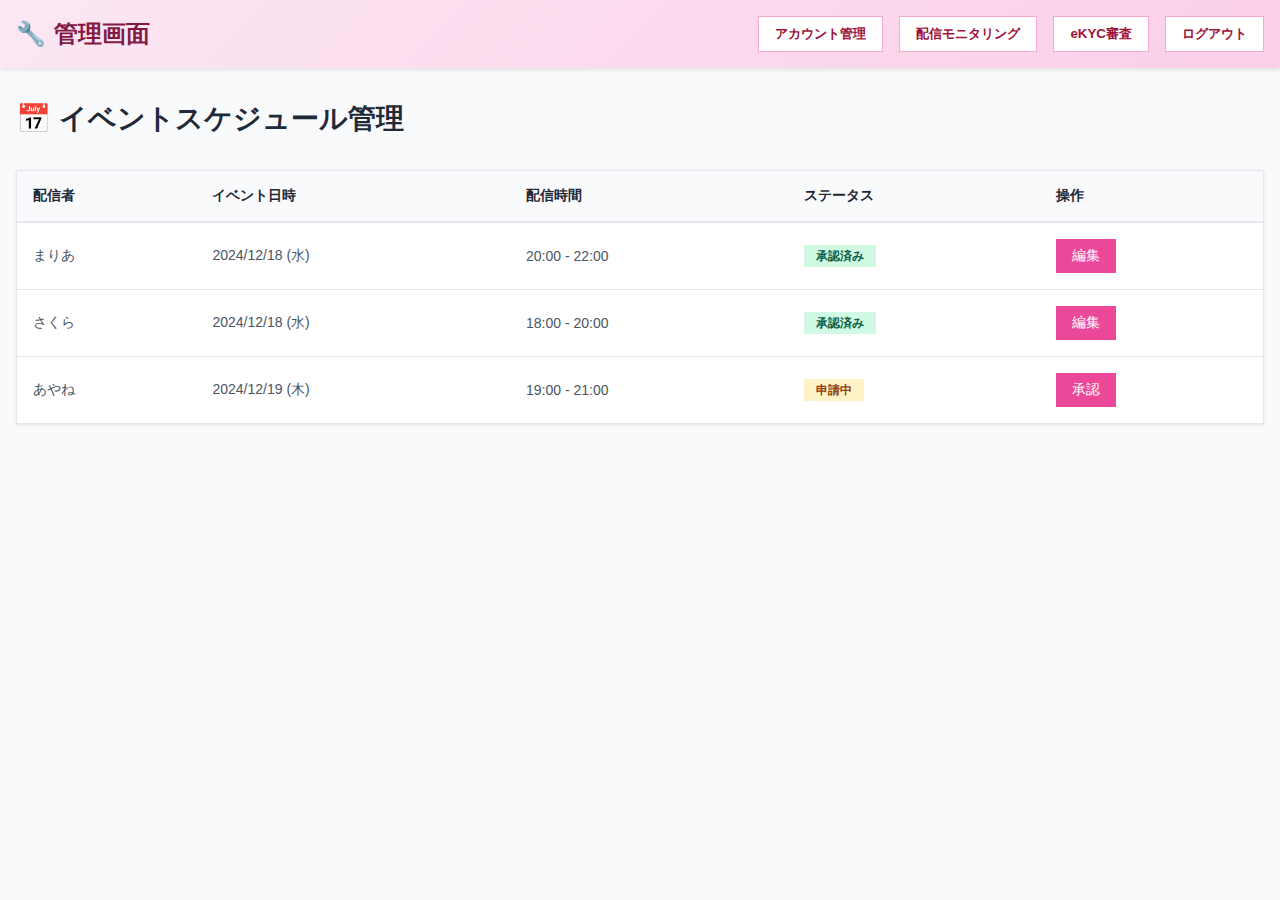
<file: admin/event-schedule.html>
<!DOCTYPE html>
<html lang="ja">
<head>
    <meta charset="UTF-8">
    <meta name="viewport" content="width=device-width, initial-scale=1.0">
    <title>イベントスケジュール管理 - 管理画面</title>
    <link rel="stylesheet" href="../common/styles.css">
    <style>
        /* ページ固有のスタイル */
        .main-container {
            max-width: 1400px;
            margin: 0 auto;
            padding: 2rem 1rem;
        }

        .page-title {
            font-size: 1.75rem;
            font-weight: 700;
            color: #1f2937;
            margin-bottom: 2rem;
        }

        .schedule-table {
            background: white;
            border-radius: 0;
            overflow: hidden;
            box-shadow: 0 1px 3px rgba(0, 0, 0, 0.1);
            border: 1px solid #e5e7eb;
        }

        table {
            width: 100%;
            border-collapse: collapse;
        }

        thead {
            background: #f9fafb;
            border-bottom: 2px solid #e5e7eb;
        }

        th {
            padding: 1rem;
            text-align: left;
            font-weight: 600;
            color: #1f2937;
            font-size: 0.875rem;
        }

        td {
            padding: 1rem;
            border-bottom: 1px solid #e5e7eb;
            color: #4b5563;
            font-size: 0.875rem;
        }

        tr:last-child td {
            border-bottom: none;
        }

        tbody tr:hover {
            background: #f9fafb;
        }

        .status-badge {
            padding: 0.25rem 0.75rem;
            border-radius: 0;
            font-size: 0.75rem;
            font-weight: 600;
        }

        .status-badge.approved {
            background: #d1fae5;
            color: #065f46;
        }

        .status-badge.pending {
            background: #fef3c7;
            color: #92400e;
        }

        .action-btn {
            padding: 0.5rem 1rem;
            background: #ec4899;
            color: white;
            border: none;
            border-radius: 0;
            font-size: 0.875rem;
            cursor: pointer;
            transition: background 0.2s;
        }

        .action-btn:hover {
            background: #db2777;
        }
    </style>
</head>
<body>
    <!-- ヘッダー -->
    <div class="header">
        <div class="header-content">
            <h1>
                <span>🔧</span>
                管理画面
            </h1>
            <div class="header-actions">
                <button class="header-btn" onclick="location.href='account-admin.html'">アカウント管理</button>
                <button class="header-btn" onclick="location.href='monitoring.html'">配信モニタリング</button>
                <button class="header-btn" onclick="location.href='ekyc.html'">eKYC審査</button>
                <button class="header-btn" onclick="location.href='../login-admin.html'">ログアウト</button>
            </div>
        </div>
    </div>

    <!-- メインコンテンツ -->
    <div class="main-container">
        <h1 class="page-title">📅 イベントスケジュール管理</h1>

        <div class="schedule-table">
            <table>
                <thead>
                    <tr>
                        <th>配信者</th>
                        <th>イベント日時</th>
                        <th>配信時間</th>
                        <th>ステータス</th>
                        <th>操作</th>
                    </tr>
                </thead>
                <tbody>
                    <tr>
                        <td>まりあ</td>
                        <td>2024/12/18 (水)</td>
                        <td>20:00 - 22:00</td>
                        <td><span class="status-badge approved">承認済み</span></td>
                        <td><button class="action-btn">編集</button></td>
                    </tr>
                    <tr>
                        <td>さくら</td>
                        <td>2024/12/18 (水)</td>
                        <td>18:00 - 20:00</td>
                        <td><span class="status-badge approved">承認済み</span></td>
                        <td><button class="action-btn">編集</button></td>
                    </tr>
                    <tr>
                        <td>あやね</td>
                        <td>2024/12/19 (木)</td>
                        <td>19:00 - 21:00</td>
                        <td><span class="status-badge pending">申請中</span></td>
                        <td><button class="action-btn">承認</button></td>
                    </tr>
                </tbody>
            </table>
        </div>
    </div>

    <script src="../common/app.js"></script>
</body>
</html>
</file>
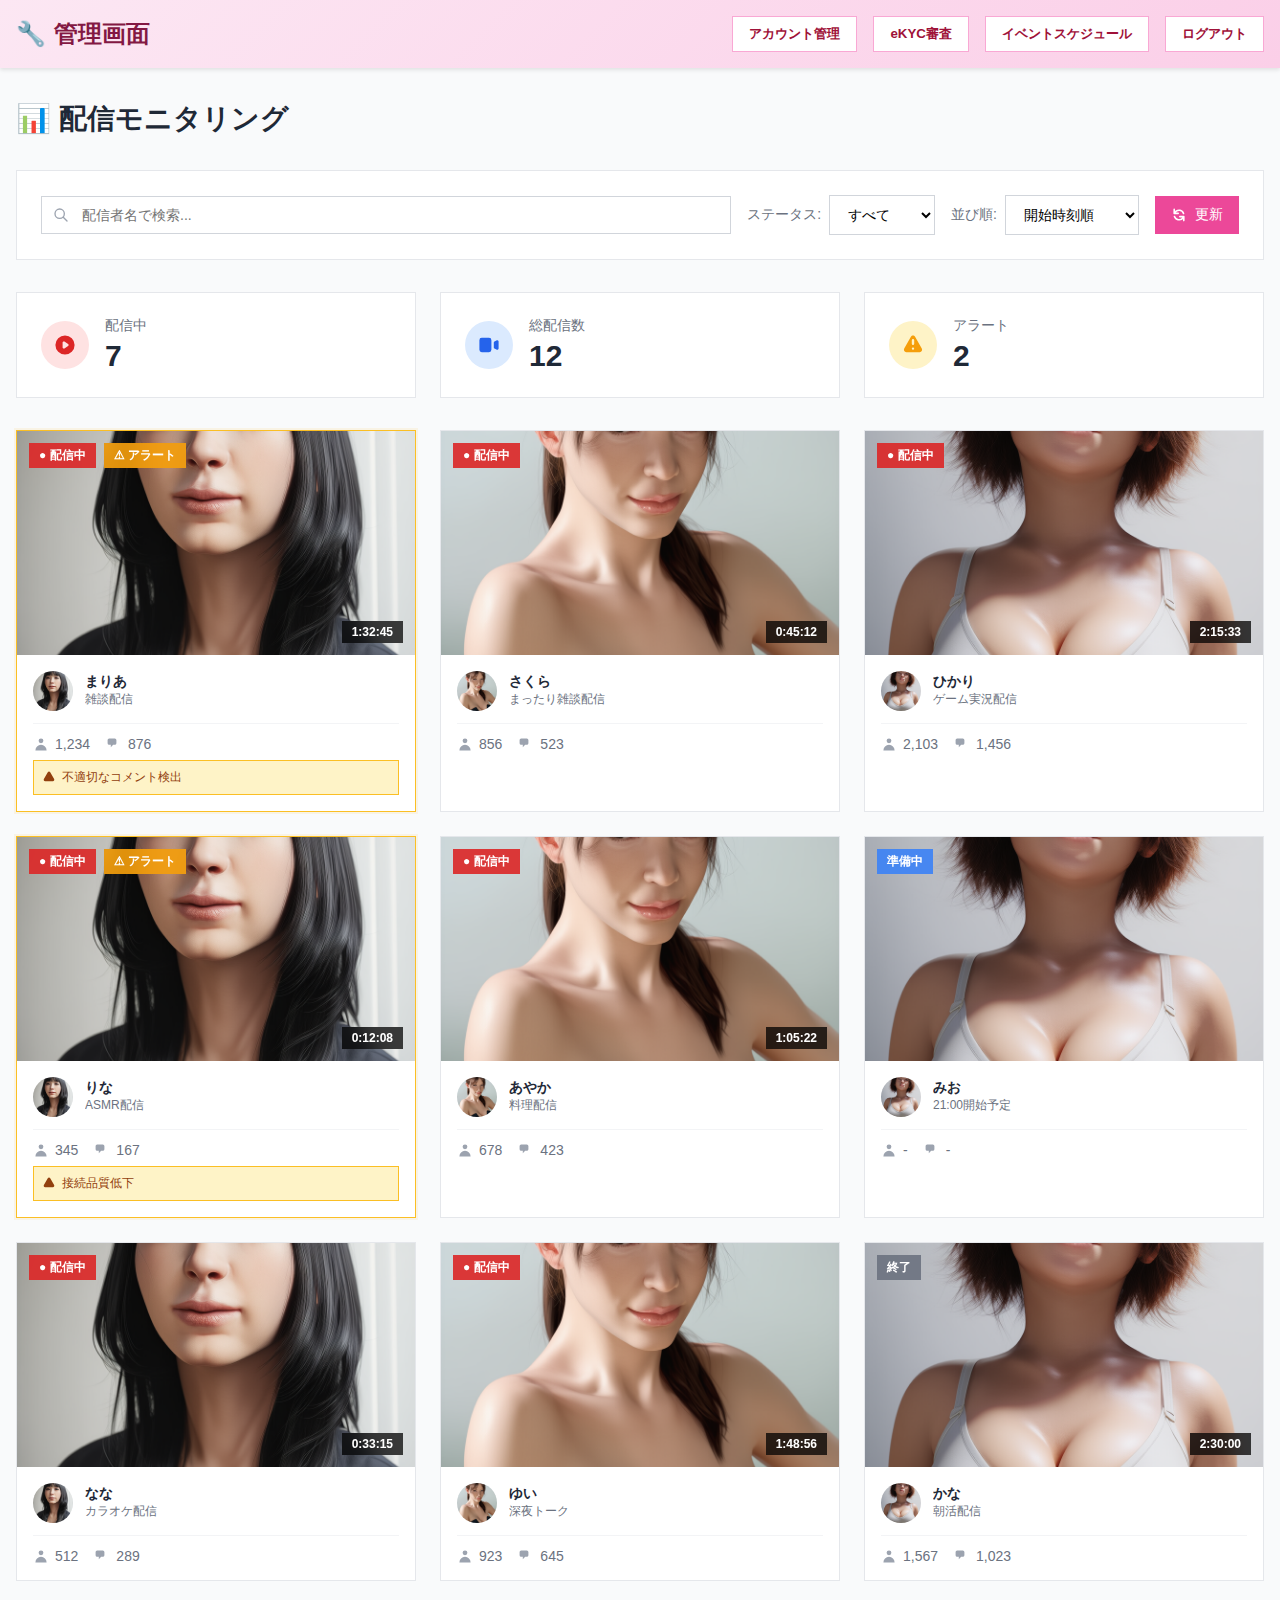
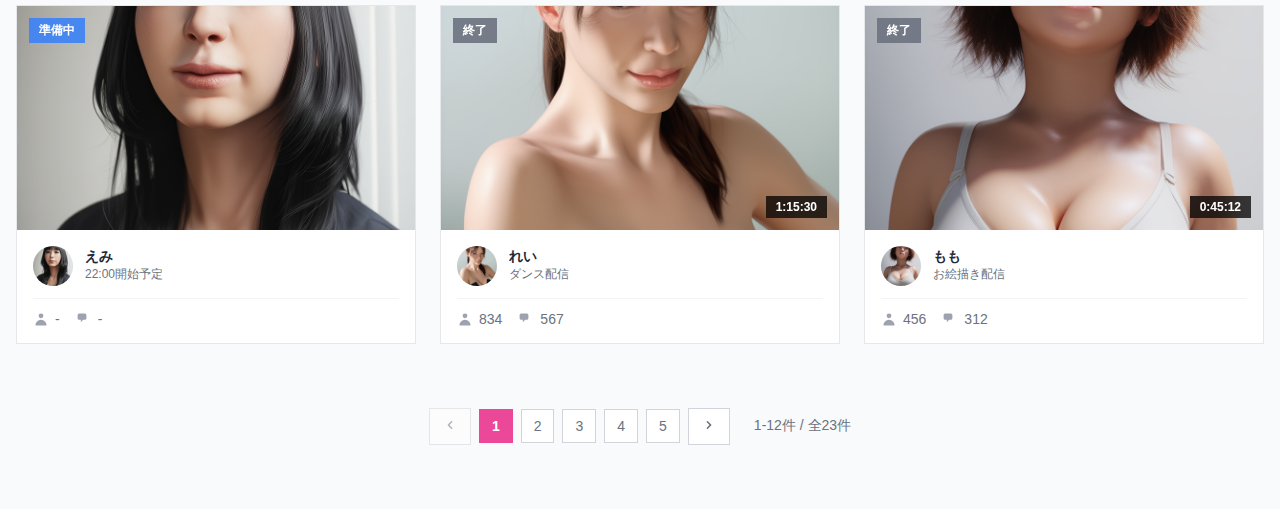
<file: admin/monitoring.html>
<!DOCTYPE html>
<html lang="ja">
<head>
    <meta charset="UTF-8">
    <meta name="viewport" content="width=device-width, initial-scale=1.0">
    <title>配信モニタリング - 管理画面</title>
    <link rel="stylesheet" href="../common/styles.css">
    <style>
        /* ページ固有のスタイル */
        .main-container {
            max-width: 1800px;
            margin: 0 auto;
            padding: 2rem 1rem;
        }

        .page-header {
            display: flex;
            justify-content: space-between;
            align-items: center;
            margin-bottom: 2rem;
        }

        .page-title {
            font-size: 1.75rem;
            font-weight: 700;
            color: #1f2937;
        }

        /* Control Bar */
        .control-bar {
            background: white;
            border: 1px solid #e5e7eb;
            border-radius: 0;
            padding: 1.5rem;
            margin-bottom: 2rem;
            display: flex;
            gap: 1rem;
            align-items: center;
            flex-wrap: wrap;
        }

        .search-box {
            flex: 1;
            min-width: 250px;
            position: relative;
        }

        .search-box input {
            width: 100%;
            padding: 0.625rem 0.875rem 0.625rem 2.5rem;
            border: 1px solid #d1d5db;
            border-radius: 0;
            font-size: 0.875rem;
        }

        .search-box input:focus {
            outline: none;
            border-color: #ec4899;
            box-shadow: 0 0 0 3px rgba(236, 72, 153, 0.1);
        }

        .search-icon {
            position: absolute;
            left: 0.75rem;
            top: 50%;
            transform: translateY(-50%);
            color: #9ca3af;
            width: 16px;
            height: 16px;
        }

        .filter-group {
            display: flex;
            gap: 0.5rem;
            align-items: center;
        }

        .filter-label {
            font-size: 0.875rem;
            color: #6b7280;
            font-weight: 500;
        }

        .filter-select {
            padding: 0.625rem 0.875rem;
            border: 1px solid #d1d5db;
            border-radius: 0;
            font-size: 0.875rem;
            background: white;
            cursor: pointer;
        }

        .filter-select:focus {
            outline: none;
            border-color: #ec4899;
            box-shadow: 0 0 0 3px rgba(236, 72, 153, 0.1);
        }

        .refresh-btn {
            padding: 0.625rem 1rem;
            background: #ec4899;
            color: white;
            border: none;
            border-radius: 0;
            font-size: 0.875rem;
            cursor: pointer;
            display: flex;
            align-items: center;
            gap: 0.5rem;
            transition: background 0.2s;
        }

        .refresh-btn:hover {
            background: #db2777;
        }

        /* Stats Summary */
        .stats-summary {
            display: grid;
            grid-template-columns: repeat(3, 1fr);
            gap: 1.5rem;
            margin-bottom: 2rem;
        }

        .stat-card {
            background: white;
            border: 1px solid #e5e7eb;
            border-radius: 0;
            padding: 1.5rem;
            display: flex;
            align-items: center;
            gap: 1rem;
        }

        .stat-icon {
            width: 48px;
            height: 48px;
            border-radius: 50%;
            display: flex;
            align-items: center;
            justify-content: center;
            flex-shrink: 0;
        }

        .stat-icon.live {
            background: #fee2e2;
            color: #dc2626;
        }

        .stat-icon.total {
            background: #dbeafe;
            color: #2563eb;
        }

        .stat-icon.alert {
            background: #fef3c7;
            color: #f59e0b;
        }

        .stat-content {
            flex: 1;
        }

        .stat-label {
            font-size: 0.875rem;
            color: #6b7280;
            margin-bottom: 0.25rem;
        }

        .stat-value {
            font-size: 1.875rem;
            font-weight: 700;
            color: #1f2937;
        }

        /* Stream Grid */
        .stream-grid {
            display: grid;
            grid-template-columns: repeat(4, 1fr);
            gap: 1.5rem;
            margin-bottom: 2rem;
        }

        @media (max-width: 1536px) {
            .stream-grid {
                grid-template-columns: repeat(3, 1fr);
            }
        }

        @media (max-width: 1024px) {
            .stream-grid {
                grid-template-columns: repeat(2, 1fr);
            }
        }

        @media (max-width: 640px) {
            .stream-grid {
                grid-template-columns: 1fr;
            }
        }

        .stream-card {
            background: white;
            border: 1px solid #e5e7eb;
            border-radius: 0;
            overflow: hidden;
            transition: box-shadow 0.2s;
        }

        .stream-card:hover {
            box-shadow: 0 4px 6px -1px rgba(0, 0, 0, 0.1);
        }

        .stream-card.alert {
            border-color: #fbbf24;
            box-shadow: 0 0 0 2px rgba(251, 191, 36, 0.1);
        }

        .stream-thumbnail {
            position: relative;
            width: 100%;
            aspect-ratio: 16 / 9;
            background: #000;
            overflow: hidden;
        }

        .stream-thumbnail img {
            width: 100%;
            height: 100%;
            object-fit: cover;
        }

        .stream-status {
            position: absolute;
            top: 0.75rem;
            left: 0.75rem;
            display: flex;
            gap: 0.5rem;
        }

        .status-badge {
            padding: 0.25rem 0.625rem;
            border-radius: 0;
            font-size: 0.75rem;
            font-weight: 600;
            backdrop-filter: blur(8px);
        }

        .status-badge.status-live {
            background: rgba(220, 38, 38, 0.9);
            color: white;
        }

        .status-badge.status-ready {
            background: rgba(59, 130, 246, 0.9);
            color: white;
        }

        .status-badge.status-ended {
            background: rgba(107, 114, 128, 0.9);
            color: white;
        }

        .status-badge.status-alert {
            background: rgba(245, 158, 11, 0.9);
            color: white;
        }

        .stream-duration {
            position: absolute;
            bottom: 0.75rem;
            right: 0.75rem;
            padding: 0.25rem 0.625rem;
            background: rgba(0, 0, 0, 0.75);
            color: white;
            font-size: 0.75rem;
            font-weight: 600;
            border-radius: 0;
            backdrop-filter: blur(8px);
        }

        .stream-info {
            padding: 1rem;
        }

        .stream-header {
            display: flex;
            gap: 0.75rem;
            align-items: center;
            margin-bottom: 0.75rem;
        }

        .stream-avatar {
            width: 40px;
            height: 40px;
            border-radius: 50%;
            overflow: hidden;
            flex-shrink: 0;
        }

        .stream-avatar img {
            width: 100%;
            height: 100%;
            object-fit: cover;
        }

        .stream-details {
            flex: 1;
            min-width: 0;
        }

        .stream-name {
            font-weight: 600;
            color: #1f2937;
            font-size: 0.875rem;
            white-space: nowrap;
            overflow: hidden;
            text-overflow: ellipsis;
        }

        .stream-title {
            font-size: 0.75rem;
            color: #6b7280;
            white-space: nowrap;
            overflow: hidden;
            text-overflow: ellipsis;
        }

        .stream-stats {
            display: flex;
            gap: 1rem;
            padding-top: 0.75rem;
            border-top: 1px solid #f3f4f6;
        }

        .stream-stat {
            display: flex;
            align-items: center;
            gap: 0.375rem;
        }

        .stream-stat-icon {
            width: 16px;
            height: 16px;
            color: #9ca3af;
        }

        .stream-stat-value {
            font-size: 0.875rem;
            color: #6b7280;
            font-weight: 500;
        }

        .alert-indicator {
            display: flex;
            align-items: center;
            gap: 0.375rem;
            padding: 0.5rem;
            background: #fef3c7;
            border: 1px solid #fbbf24;
            border-radius: 0;
            font-size: 0.75rem;
            color: #92400e;
            margin-top: 0.5rem;
        }

        /* Pagination */
        .pagination {
            display: flex;
            align-items: center;
            justify-content: center;
            gap: 0.5rem;
            padding: 2rem 0;
        }

        .page-btn {
            padding: 0.5rem 0.75rem;
            border: 1px solid #d1d5db;
            background: white;
            border-radius: 0;
            font-size: 0.875rem;
            cursor: pointer;
            transition: all 0.2s;
            color: #6b7280;
        }

        .page-btn:hover:not(:disabled) {
            background: #f9fafb;
            border-color: #ec4899;
        }

        .page-btn.active {
            background: #ec4899;
            border-color: #ec4899;
            color: white;
            font-weight: 600;
        }

        .page-btn:disabled {
            opacity: 0.5;
            cursor: not-allowed;
        }

        .page-info {
            margin-left: 1rem;
            font-size: 0.875rem;
            color: #6b7280;
        }
    </style>
</head>
<body>
    <!-- ヘッダー -->
    <div class="header">
        <div class="header-content">
            <h1>
                <span>🔧</span>
                管理画面
            </h1>
            <div class="header-actions">
                <button class="header-btn" onclick="location.href='account-admin.html'">アカウント管理</button>
                <button class="header-btn" onclick="location.href='ekyc.html'">eKYC審査</button>
                <button class="header-btn" onclick="location.href='event-schedule.html'">イベントスケジュール</button>
                <button class="header-btn" onclick="location.href='../login-admin.html'">ログアウト</button>
            </div>
        </div>
    </div>

    <!-- メインコンテンツ -->
    <div class="main-container">
        <div class="page-header">
            <h1 class="page-title">📊 配信モニタリング</h1>
        </div>

        <!-- Control Bar -->
        <div class="control-bar">
            <div class="search-box">
                <svg class="search-icon" fill="none" stroke="currentColor" viewBox="0 0 24 24">
                    <path stroke-linecap="round" stroke-linejoin="round" stroke-width="2" d="M21 21l-6-6m2-5a7 7 0 11-14 0 7 7 0 0114 0z" />
                </svg>
                <input type="text" placeholder="配信者名で検索...">
            </div>

            <div class="filter-group">
                <span class="filter-label">ステータス:</span>
                <select class="filter-select">
                    <option>すべて</option>
                    <option>配信中</option>
                    <option>準備中</option>
                    <option>終了</option>
                    <option>アラート</option>
                </select>
            </div>

            <div class="filter-group">
                <span class="filter-label">並び順:</span>
                <select class="filter-select">
                    <option>開始時刻順</option>
                    <option>視聴者数順</option>
                    <option>コメント数順</option>
                </select>
            </div>

            <button class="refresh-btn">
                <svg width="16" height="16" fill="currentColor" viewBox="0 0 20 20">
                    <path fill-rule="evenodd" d="M4 2a1 1 0 011 1v2.101a7.002 7.002 0 0111.601 2.566 1 1 0 11-1.885.666A5.002 5.002 0 005.999 7H9a1 1 0 010 2H4a1 1 0 01-1-1V3a1 1 0 011-1zm.008 9.057a1 1 0 011.276.61A5.002 5.002 0 0014.001 13H11a1 1 0 110-2h5a1 1 0 011 1v5a1 1 0 11-2 0v-2.101a7.002 7.002 0 01-11.601-2.566 1 1 0 01.61-1.276z" clip-rule="evenodd" />
                </svg>
                更新
            </button>
        </div>

        <!-- Stats Summary -->
        <div class="stats-summary">
            <div class="stat-card">
                <div class="stat-icon live">
                    <svg width="24" height="24" fill="currentColor" viewBox="0 0 20 20">
                        <path fill-rule="evenodd" d="M10 18a8 8 0 100-16 8 8 0 000 16zM9.555 7.168A1 1 0 008 8v4a1 1 0 001.555.832l3-2a1 1 0 000-1.664l-3-2z" clip-rule="evenodd" />
                    </svg>
                </div>
                <div class="stat-content">
                    <div class="stat-label">配信中</div>
                    <div class="stat-value">7</div>
                </div>
            </div>

            <div class="stat-card">
                <div class="stat-icon total">
                    <svg width="24" height="24" fill="currentColor" viewBox="0 0 20 20">
                        <path d="M2 6a2 2 0 012-2h6a2 2 0 012 2v8a2 2 0 01-2 2H4a2 2 0 01-2-2V6zM14.553 7.106A1 1 0 0014 8v4a1 1 0 00.553.894l2 1A1 1 0 0018 13V7a1 1 0 00-1.447-.894l-2 1z" />
                    </svg>
                </div>
                <div class="stat-content">
                    <div class="stat-label">総配信数</div>
                    <div class="stat-value">12</div>
                </div>
            </div>

            <div class="stat-card">
                <div class="stat-icon alert">
                    <svg width="24" height="24" fill="currentColor" viewBox="0 0 20 20">
                        <path fill-rule="evenodd" d="M8.257 3.099c.765-1.36 2.722-1.36 3.486 0l5.58 9.92c.75 1.334-.213 2.98-1.742 2.98H4.42c-1.53 0-2.493-1.646-1.743-2.98l5.58-9.92zM11 13a1 1 0 11-2 0 1 1 0 012 0zm-1-8a1 1 0 00-1 1v3a1 1 0 002 0V6a1 1 0 00-1-1z" clip-rule="evenodd" />
                    </svg>
                </div>
                <div class="stat-content">
                    <div class="stat-label">アラート</div>
                    <div class="stat-value">2</div>
                </div>
            </div>
        </div>

        <!-- Stream Grid -->
        <div class="stream-grid">
            <!-- Stream Card 1 - Live with Alert -->
            <div class="stream-card alert">
                <div class="stream-thumbnail">
                    <img src="../images/actress/actress_01.png" alt="配信サムネイル">
                    <div class="stream-status">
                        <span class="status-badge status-live">● 配信中</span>
                        <span class="status-badge status-alert">⚠ アラート</span>
                    </div>
                    <div class="stream-duration">1:32:45</div>
                </div>
                <div class="stream-info">
                    <div class="stream-header">
                        <div class="stream-avatar">
                            <img src="../images/actress/actress_01.png" alt="まりあ">
                        </div>
                        <div class="stream-details">
                            <div class="stream-name">まりあ</div>
                            <div class="stream-title">雑談配信</div>
                        </div>
                    </div>
                    <div class="stream-stats">
                        <div class="stream-stat">
                            <svg class="stream-stat-icon" fill="currentColor" viewBox="0 0 20 20">
                                <path d="M10 9a3 3 0 100-6 3 3 0 000 6zm-7 9a7 7 0 1114 0H3z" />
                            </svg>
                            <span class="stream-stat-value">1,234</span>
                        </div>
                        <div class="stream-stat">
                            <svg class="stream-stat-icon" fill="currentColor" viewBox="0 0 20 20">
                                <path d="M2 5a2 2 0 012-2h7a2 2 0 012 2v4a2 2 0 01-2 2H9l-3 3v-3H4a2 2 0 01-2-2V5z" />
                            </svg>
                            <span class="stream-stat-value">876</span>
                        </div>
                    </div>
                    <div class="alert-indicator">
                        <svg width="14" height="14" fill="currentColor" viewBox="0 0 20 20">
                            <path fill-rule="evenodd" d="M8.257 3.099c.765-1.36 2.722-1.36 3.486 0l5.58 9.92c.75 1.334-.213 2.98-1.742 2.98H4.42c-1.53 0-2.493-1.646-1.743-2.98l5.58-9.92z" clip-rule="evenodd" />
                        </svg>
                        不適切なコメント検出
                    </div>
                </div>
            </div>

            <!-- Stream Card 2 - Live -->
            <div class="stream-card">
                <div class="stream-thumbnail">
                    <img src="../images/actress/actress_02.png" alt="配信サムネイル">
                    <div class="stream-status">
                        <span class="status-badge status-live">● 配信中</span>
                    </div>
                    <div class="stream-duration">0:45:12</div>
                </div>
                <div class="stream-info">
                    <div class="stream-header">
                        <div class="stream-avatar">
                            <img src="../images/actress/actress_02.png" alt="さくら">
                        </div>
                        <div class="stream-details">
                            <div class="stream-name">さくら</div>
                            <div class="stream-title">まったり雑談配信</div>
                        </div>
                    </div>
                    <div class="stream-stats">
                        <div class="stream-stat">
                            <svg class="stream-stat-icon" fill="currentColor" viewBox="0 0 20 20">
                                <path d="M10 9a3 3 0 100-6 3 3 0 000 6zm-7 9a7 7 0 1114 0H3z" />
                            </svg>
                            <span class="stream-stat-value">856</span>
                        </div>
                        <div class="stream-stat">
                            <svg class="stream-stat-icon" fill="currentColor" viewBox="0 0 20 20">
                                <path d="M2 5a2 2 0 012-2h7a2 2 0 012 2v4a2 2 0 01-2 2H9l-3 3v-3H4a2 2 0 01-2-2V5z" />
                            </svg>
                            <span class="stream-stat-value">523</span>
                        </div>
                    </div>
                </div>
            </div>

            <!-- Stream Card 3 - Live -->
            <div class="stream-card">
                <div class="stream-thumbnail">
                    <img src="../images/actress/actress_03.png" alt="配信サムネイル">
                    <div class="stream-status">
                        <span class="status-badge status-live">● 配信中</span>
                    </div>
                    <div class="stream-duration">2:15:33</div>
                </div>
                <div class="stream-info">
                    <div class="stream-header">
                        <div class="stream-avatar">
                            <img src="../images/actress/actress_03.png" alt="ひかり">
                        </div>
                        <div class="stream-details">
                            <div class="stream-name">ひかり</div>
                            <div class="stream-title">ゲーム実況配信</div>
                        </div>
                    </div>
                    <div class="stream-stats">
                        <div class="stream-stat">
                            <svg class="stream-stat-icon" fill="currentColor" viewBox="0 0 20 20">
                                <path d="M10 9a3 3 0 100-6 3 3 0 000 6zm-7 9a7 7 0 1114 0H3z" />
                            </svg>
                            <span class="stream-stat-value">2,103</span>
                        </div>
                        <div class="stream-stat">
                            <svg class="stream-stat-icon" fill="currentColor" viewBox="0 0 20 20">
                                <path d="M2 5a2 2 0 012-2h7a2 2 0 012 2v4a2 2 0 01-2 2H9l-3 3v-3H4a2 2 0 01-2-2V5z" />
                            </svg>
                            <span class="stream-stat-value">1,456</span>
                        </div>
                    </div>
                </div>
            </div>

            <!-- Stream Card 4 - Live with Alert -->
            <div class="stream-card alert">
                <div class="stream-thumbnail">
                    <img src="../images/actress/actress_01.png" alt="配信サムネイル">
                    <div class="stream-status">
                        <span class="status-badge status-live">● 配信中</span>
                        <span class="status-badge status-alert">⚠ アラート</span>
                    </div>
                    <div class="stream-duration">0:12:08</div>
                </div>
                <div class="stream-info">
                    <div class="stream-header">
                        <div class="stream-avatar">
                            <img src="../images/actress/actress_01.png" alt="りな">
                        </div>
                        <div class="stream-details">
                            <div class="stream-name">りな</div>
                            <div class="stream-title">ASMR配信</div>
                        </div>
                    </div>
                    <div class="stream-stats">
                        <div class="stream-stat">
                            <svg class="stream-stat-icon" fill="currentColor" viewBox="0 0 20 20">
                                <path d="M10 9a3 3 0 100-6 3 3 0 000 6zm-7 9a7 7 0 1114 0H3z" />
                            </svg>
                            <span class="stream-stat-value">345</span>
                        </div>
                        <div class="stream-stat">
                            <svg class="stream-stat-icon" fill="currentColor" viewBox="0 0 20 20">
                                <path d="M2 5a2 2 0 012-2h7a2 2 0 012 2v4a2 2 0 01-2 2H9l-3 3v-3H4a2 2 0 01-2-2V5z" />
                            </svg>
                            <span class="stream-stat-value">167</span>
                        </div>
                    </div>
                    <div class="alert-indicator">
                        <svg width="14" height="14" fill="currentColor" viewBox="0 0 20 20">
                            <path fill-rule="evenodd" d="M8.257 3.099c.765-1.36 2.722-1.36 3.486 0l5.58 9.92c.75 1.334-.213 2.98-1.742 2.98H4.42c-1.53 0-2.493-1.646-1.743-2.98l5.58-9.92z" clip-rule="evenodd" />
                        </svg>
                        接続品質低下
                    </div>
                </div>
            </div>

            <!-- Stream Card 5 - Live -->
            <div class="stream-card">
                <div class="stream-thumbnail">
                    <img src="../images/actress/actress_02.png" alt="配信サムネイル">
                    <div class="stream-status">
                        <span class="status-badge status-live">● 配信中</span>
                    </div>
                    <div class="stream-duration">1:05:22</div>
                </div>
                <div class="stream-info">
                    <div class="stream-header">
                        <div class="stream-avatar">
                            <img src="../images/actress/actress_02.png" alt="あやか">
                        </div>
                        <div class="stream-details">
                            <div class="stream-name">あやか</div>
                            <div class="stream-title">料理配信</div>
                        </div>
                    </div>
                    <div class="stream-stats">
                        <div class="stream-stat">
                            <svg class="stream-stat-icon" fill="currentColor" viewBox="0 0 20 20">
                                <path d="M10 9a3 3 0 100-6 3 3 0 000 6zm-7 9a7 7 0 1114 0H3z" />
                            </svg>
                            <span class="stream-stat-value">678</span>
                        </div>
                        <div class="stream-stat">
                            <svg class="stream-stat-icon" fill="currentColor" viewBox="0 0 20 20">
                                <path d="M2 5a2 2 0 012-2h7a2 2 0 012 2v4a2 2 0 01-2 2H9l-3 3v-3H4a2 2 0 01-2-2V5z" />
                            </svg>
                            <span class="stream-stat-value">423</span>
                        </div>
                    </div>
                </div>
            </div>

            <!-- Stream Card 6 - Ready -->
            <div class="stream-card">
                <div class="stream-thumbnail">
                    <img src="../images/actress/actress_03.png" alt="配信サムネイル">
                    <div class="stream-status">
                        <span class="status-badge status-ready">準備中</span>
                    </div>
                </div>
                <div class="stream-info">
                    <div class="stream-header">
                        <div class="stream-avatar">
                            <img src="../images/actress/actress_03.png" alt="みお">
                        </div>
                        <div class="stream-details">
                            <div class="stream-name">みお</div>
                            <div class="stream-title">21:00開始予定</div>
                        </div>
                    </div>
                    <div class="stream-stats">
                        <div class="stream-stat">
                            <svg class="stream-stat-icon" fill="currentColor" viewBox="0 0 20 20">
                                <path d="M10 9a3 3 0 100-6 3 3 0 000 6zm-7 9a7 7 0 1114 0H3z" />
                            </svg>
                            <span class="stream-stat-value">-</span>
                        </div>
                        <div class="stream-stat">
                            <svg class="stream-stat-icon" fill="currentColor" viewBox="0 0 20 20">
                                <path d="M2 5a2 2 0 012-2h7a2 2 0 012 2v4a2 2 0 01-2 2H9l-3 3v-3H4a2 2 0 01-2-2V5z" />
                            </svg>
                            <span class="stream-stat-value">-</span>
                        </div>
                    </div>
                </div>
            </div>

            <!-- Stream Card 7 - Live -->
            <div class="stream-card">
                <div class="stream-thumbnail">
                    <img src="../images/actress/actress_01.png" alt="配信サムネイル">
                    <div class="stream-status">
                        <span class="status-badge status-live">● 配信中</span>
                    </div>
                    <div class="stream-duration">0:33:15</div>
                </div>
                <div class="stream-info">
                    <div class="stream-header">
                        <div class="stream-avatar">
                            <img src="../images/actress/actress_01.png" alt="なな">
                        </div>
                        <div class="stream-details">
                            <div class="stream-name">なな</div>
                            <div class="stream-title">カラオケ配信</div>
                        </div>
                    </div>
                    <div class="stream-stats">
                        <div class="stream-stat">
                            <svg class="stream-stat-icon" fill="currentColor" viewBox="0 0 20 20">
                                <path d="M10 9a3 3 0 100-6 3 3 0 000 6zm-7 9a7 7 0 1114 0H3z" />
                            </svg>
                            <span class="stream-stat-value">512</span>
                        </div>
                        <div class="stream-stat">
                            <svg class="stream-stat-icon" fill="currentColor" viewBox="0 0 20 20">
                                <path d="M2 5a2 2 0 012-2h7a2 2 0 012 2v4a2 2 0 01-2 2H9l-3 3v-3H4a2 2 0 01-2-2V5z" />
                            </svg>
                            <span class="stream-stat-value">289</span>
                        </div>
                    </div>
                </div>
            </div>

            <!-- Stream Card 8 - Live -->
            <div class="stream-card">
                <div class="stream-thumbnail">
                    <img src="../images/actress/actress_02.png" alt="配信サムネイル">
                    <div class="stream-status">
                        <span class="status-badge status-live">● 配信中</span>
                    </div>
                    <div class="stream-duration">1:48:56</div>
                </div>
                <div class="stream-info">
                    <div class="stream-header">
                        <div class="stream-avatar">
                            <img src="../images/actress/actress_02.png" alt="ゆい">
                        </div>
                        <div class="stream-details">
                            <div class="stream-name">ゆい</div>
                            <div class="stream-title">深夜トーク</div>
                        </div>
                    </div>
                    <div class="stream-stats">
                        <div class="stream-stat">
                            <svg class="stream-stat-icon" fill="currentColor" viewBox="0 0 20 20">
                                <path d="M10 9a3 3 0 100-6 3 3 0 000 6zm-7 9a7 7 0 1114 0H3z" />
                            </svg>
                            <span class="stream-stat-value">923</span>
                        </div>
                        <div class="stream-stat">
                            <svg class="stream-stat-icon" fill="currentColor" viewBox="0 0 20 20">
                                <path d="M2 5a2 2 0 012-2h7a2 2 0 012 2v4a2 2 0 01-2 2H9l-3 3v-3H4a2 2 0 01-2-2V5z" />
                            </svg>
                            <span class="stream-stat-value">645</span>
                        </div>
                    </div>
                </div>
            </div>

            <!-- Stream Card 9 - Ended -->
            <div class="stream-card">
                <div class="stream-thumbnail">
                    <img src="../images/actress/actress_03.png" alt="配信サムネイル">
                    <div class="stream-status">
                        <span class="status-badge status-ended">終了</span>
                    </div>
                    <div class="stream-duration">2:30:00</div>
                </div>
                <div class="stream-info">
                    <div class="stream-header">
                        <div class="stream-avatar">
                            <img src="../images/actress/actress_03.png" alt="かな">
                        </div>
                        <div class="stream-details">
                            <div class="stream-name">かな</div>
                            <div class="stream-title">朝活配信</div>
                        </div>
                    </div>
                    <div class="stream-stats">
                        <div class="stream-stat">
                            <svg class="stream-stat-icon" fill="currentColor" viewBox="0 0 20 20">
                                <path d="M10 9a3 3 0 100-6 3 3 0 000 6zm-7 9a7 7 0 1114 0H3z" />
                            </svg>
                            <span class="stream-stat-value">1,567</span>
                        </div>
                        <div class="stream-stat">
                            <svg class="stream-stat-icon" fill="currentColor" viewBox="0 0 20 20">
                                <path d="M2 5a2 2 0 012-2h7a2 2 0 012 2v4a2 2 0 01-2 2H9l-3 3v-3H4a2 2 0 01-2-2V5z" />
                            </svg>
                            <span class="stream-stat-value">1,023</span>
                        </div>
                    </div>
                </div>
            </div>

            <!-- Stream Card 10 - Ready -->
            <div class="stream-card">
                <div class="stream-thumbnail">
                    <img src="../images/actress/actress_01.png" alt="配信サムネイル">
                    <div class="stream-status">
                        <span class="status-badge status-ready">準備中</span>
                    </div>
                </div>
                <div class="stream-info">
                    <div class="stream-header">
                        <div class="stream-avatar">
                            <img src="../images/actress/actress_01.png" alt="えみ">
                        </div>
                        <div class="stream-details">
                            <div class="stream-name">えみ</div>
                            <div class="stream-title">22:00開始予定</div>
                        </div>
                    </div>
                    <div class="stream-stats">
                        <div class="stream-stat">
                            <svg class="stream-stat-icon" fill="currentColor" viewBox="0 0 20 20">
                                <path d="M10 9a3 3 0 100-6 3 3 0 000 6zm-7 9a7 7 0 1114 0H3z" />
                            </svg>
                            <span class="stream-stat-value">-</span>
                        </div>
                        <div class="stream-stat">
                            <svg class="stream-stat-icon" fill="currentColor" viewBox="0 0 20 20">
                                <path d="M2 5a2 2 0 012-2h7a2 2 0 012 2v4a2 2 0 01-2 2H9l-3 3v-3H4a2 2 0 01-2-2V5z" />
                            </svg>
                            <span class="stream-stat-value">-</span>
                        </div>
                    </div>
                </div>
            </div>

            <!-- Stream Card 11 - Ended -->
            <div class="stream-card">
                <div class="stream-thumbnail">
                    <img src="../images/actress/actress_02.png" alt="配信サムネイル">
                    <div class="stream-status">
                        <span class="status-badge status-ended">終了</span>
                    </div>
                    <div class="stream-duration">1:15:30</div>
                </div>
                <div class="stream-info">
                    <div class="stream-header">
                        <div class="stream-avatar">
                            <img src="../images/actress/actress_02.png" alt="れい">
                        </div>
                        <div class="stream-details">
                            <div class="stream-name">れい</div>
                            <div class="stream-title">ダンス配信</div>
                        </div>
                    </div>
                    <div class="stream-stats">
                        <div class="stream-stat">
                            <svg class="stream-stat-icon" fill="currentColor" viewBox="0 0 20 20">
                                <path d="M10 9a3 3 0 100-6 3 3 0 000 6zm-7 9a7 7 0 1114 0H3z" />
                            </svg>
                            <span class="stream-stat-value">834</span>
                        </div>
                        <div class="stream-stat">
                            <svg class="stream-stat-icon" fill="currentColor" viewBox="0 0 20 20">
                                <path d="M2 5a2 2 0 012-2h7a2 2 0 012 2v4a2 2 0 01-2 2H9l-3 3v-3H4a2 2 0 01-2-2V5z" />
                            </svg>
                            <span class="stream-stat-value">567</span>
                        </div>
                    </div>
                </div>
            </div>

            <!-- Stream Card 12 - Ended -->
            <div class="stream-card">
                <div class="stream-thumbnail">
                    <img src="../images/actress/actress_03.png" alt="配信サムネイル">
                    <div class="stream-status">
                        <span class="status-badge status-ended">終了</span>
                    </div>
                    <div class="stream-duration">0:45:12</div>
                </div>
                <div class="stream-info">
                    <div class="stream-header">
                        <div class="stream-avatar">
                            <img src="../images/actress/actress_03.png" alt="もも">
                        </div>
                        <div class="stream-details">
                            <div class="stream-name">もも</div>
                            <div class="stream-title">お絵描き配信</div>
                        </div>
                    </div>
                    <div class="stream-stats">
                        <div class="stream-stat">
                            <svg class="stream-stat-icon" fill="currentColor" viewBox="0 0 20 20">
                                <path d="M10 9a3 3 0 100-6 3 3 0 000 6zm-7 9a7 7 0 1114 0H3z" />
                            </svg>
                            <span class="stream-stat-value">456</span>
                        </div>
                        <div class="stream-stat">
                            <svg class="stream-stat-icon" fill="currentColor" viewBox="0 0 20 20">
                                <path d="M2 5a2 2 0 012-2h7a2 2 0 012 2v4a2 2 0 01-2 2H9l-3 3v-3H4a2 2 0 01-2-2V5z" />
                            </svg>
                            <span class="stream-stat-value">312</span>
                        </div>
                    </div>
                </div>
            </div>
        </div>

        <!-- Pagination -->
        <div class="pagination">
            <button class="page-btn" disabled>
                <svg width="16" height="16" fill="currentColor" viewBox="0 0 20 20">
                    <path fill-rule="evenodd" d="M12.707 5.293a1 1 0 010 1.414L9.414 10l3.293 3.293a1 1 0 01-1.414 1.414l-4-4a1 1 0 010-1.414l4-4a1 1 0 011.414 0z" clip-rule="evenodd" />
                </svg>
            </button>
            <button class="page-btn active">1</button>
            <button class="page-btn">2</button>
            <button class="page-btn">3</button>
            <button class="page-btn">4</button>
            <button class="page-btn">5</button>
            <button class="page-btn">
                <svg width="16" height="16" fill="currentColor" viewBox="0 0 20 20">
                    <path fill-rule="evenodd" d="M7.293 14.707a1 1 0 010-1.414L10.586 10 7.293 6.707a1 1 0 011.414-1.414l4 4a1 1 0 010 1.414l-4 4a1 1 0 01-1.414 0z" clip-rule="evenodd" />
                </svg>
            </button>
            <span class="page-info">1-12件 / 全23件</span>
        </div>
    </div>

    <script src="../common/app.js"></script>
</body>
</html>
</file>
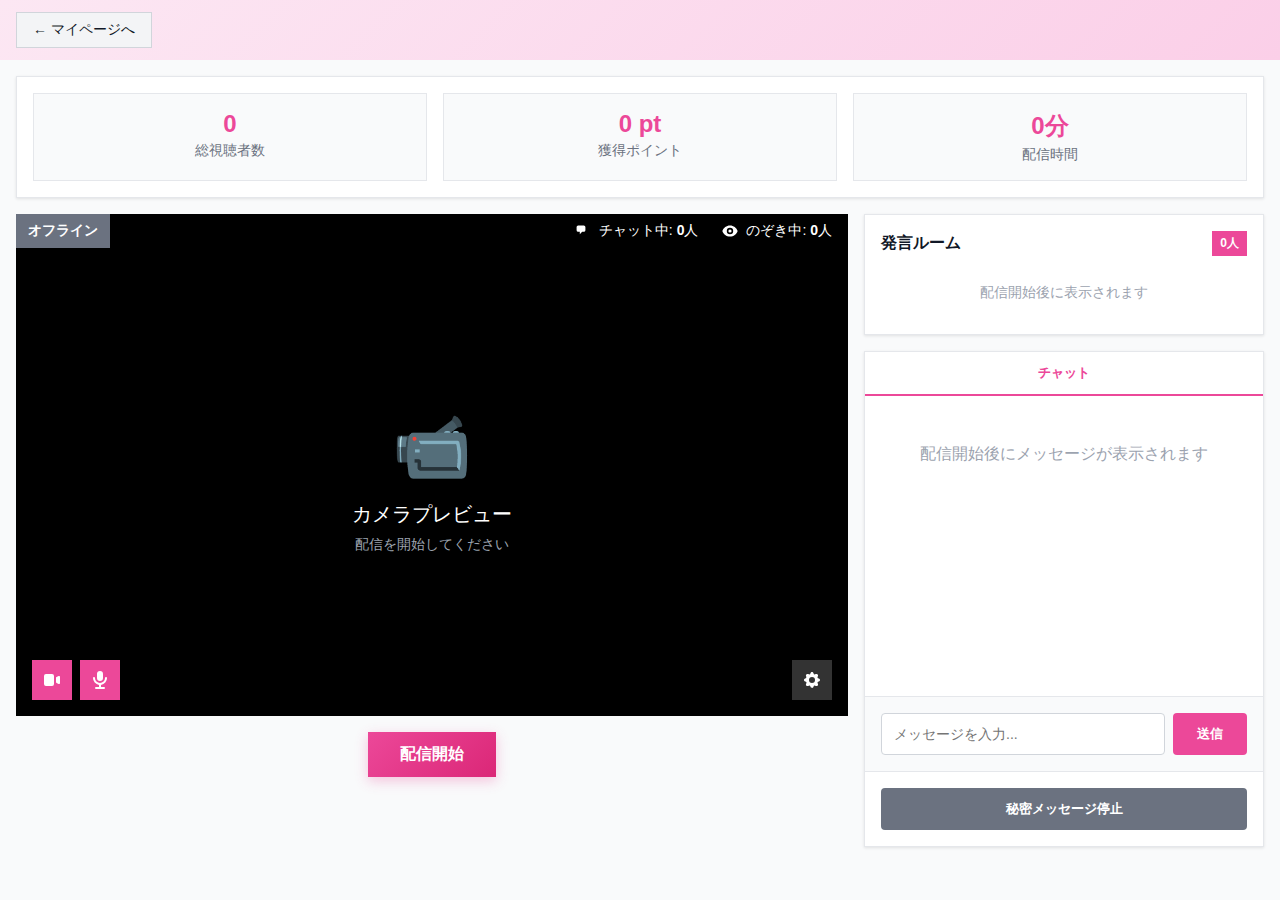
<file: streamer/broadcast.html>
<!DOCTYPE html>
<html lang="ja">
<head>
    <meta charset="UTF-8">
    <meta name="viewport" content="width=device-width, initial-scale=1.0">
    <title>配信画面 - 配信者</title>
    <style>
        * {
            margin: 0;
            padding: 0;
            box-sizing: border-box;
        }

        body {
            font-family: -apple-system, BlinkMacSystemFont, 'Segoe UI', 'Helvetica Neue', Arial, sans-serif;
            background-color: #f9fafb;
            color: #111827;
        }

        .header {
            background: linear-gradient(135deg, #fce7f3 0%, #fbcfe8 100%);
            padding: 0.75rem 1rem;
        }

        .header-content {
            max-width: 1600px;
            margin: 0 auto;
            display: flex;
            align-items: center;
            justify-content: space-between;
        }

        .header-left {
            display: flex;
            align-items: center;
            gap: 1rem;
        }

        .back-btn {
            background: #f3f4f6;
            color: #111827;
            padding: 0.5rem 1rem;
            border-radius: 0;
            text-decoration: none;
            font-size: 0.875rem;
            transition: background 0.2s;
            border: 1px solid #d1d5db;
            cursor: pointer;
        }

        .back-btn:hover {
            background: #e5e7eb;
        }

        .main-container {
            max-width: 1600px;
            margin: 0 auto;
            padding: 1rem;
        }

        .stats-panel {
            background: white;
            border-radius: 0;
            padding: 1rem;
            display: grid;
            grid-template-columns: repeat(3, 1fr);
            gap: 1rem;
            border: 1px solid #e5e7eb;
            box-shadow: 0 1px 3px rgba(0, 0, 0, 0.1);
            margin-bottom: 1rem;
        }

        .stat-card {
            background: #f9fafb;
            padding: 1rem;
            border-radius: 0;
            text-align: center;
            border: 1px solid #e5e7eb;
        }

        .stat-value {
            font-size: 1.5rem;
            font-weight: 700;
            color: #ec4899;
            margin-bottom: 0.25rem;
        }

        .stat-label {
            font-size: 0.875rem;
            color: #6b7280;
        }

        .broadcast-layout {
            display: grid;
            grid-template-columns: 1fr 400px;
            gap: 1rem;
            align-items: start;
        }

        .video-section {
            display: flex;
            flex-direction: column;
        }

        .video-container {
            background: #000;
            border-radius: 0;
            display: flex;
            flex-direction: column;
        }

        .room-status-bar {
            background: #000;
            color: white;
            display: flex;
            align-items: stretch;
            justify-content: space-between;
            padding: 0 1rem 0 0;
            font-size: 0.875rem;
        }

        .room-type {
            background: #6b7280;
            color: white;
            padding: 0.5rem 0.75rem;
            font-weight: 600;
            display: flex;
            align-items: center;
        }

        .room-type.broadcasting {
            background: #ec4899;
        }

        .viewer-counts {
            display: flex;
            gap: 1.5rem;
            color: white;
            align-items: center;
        }

        .count-item {
            display: flex;
            align-items: center;
            gap: 0.5rem;
        }

        .video-wrapper {
            position: relative;
            background: #000;
            overflow: hidden;
        }

        .video-preview {
            width: 100%;
            aspect-ratio: 16 / 9;
            background: #000;
            display: flex;
            align-items: center;
            justify-content: center;
            position: relative;
        }

        .video-preview img {
            width: 100%;
            height: 100%;
            object-fit: cover;
            display: none;
        }

        .video-preview.broadcasting img {
            display: block;
        }

        .camera-placeholder {
            color: white;
            text-align: center;
        }

        .video-preview.broadcasting .camera-placeholder {
            display: none;
        }

        .video-controls {
            position: absolute;
            bottom: 0;
            left: 0;
            right: 0;
            background: linear-gradient(to top, rgba(0,0,0,0.8), transparent);
            padding: 1rem;
            display: flex;
            align-items: center;
            justify-content: space-between;
        }

        .control-group {
            display: flex;
            gap: 0.5rem;
        }

        .control-btn {
            background: rgba(255, 255, 255, 0.2);
            border: none;
            color: white;
            width: 2.5rem;
            height: 2.5rem;
            border-radius: 0;
            cursor: pointer;
            display: flex;
            align-items: center;
            justify-content: center;
            transition: background 0.2s;
        }

        .control-btn:hover {
            background: rgba(255, 255, 255, 0.3);
        }

        .control-btn.active {
            background: #ec4899;
        }

        .video-actions {
            padding-top: 1rem;
            display: flex;
            justify-content: center;
        }

        .action-btn {
            padding: 0.75rem 2rem;
            font-size: 1rem;
            border: none;
            border-radius: 0;
            font-weight: 600;
            cursor: pointer;
            transition: background 0.2s;
        }

        .start-btn {
            background: linear-gradient(135deg, #ec4899 0%, #db2777 100%);
            color: white;
            box-shadow: 0 4px 12px rgba(236, 72, 153, 0.3);
        }

        .start-btn:hover {
            background: linear-gradient(135deg, #db2777 0%, #be185d 100%);
            box-shadow: 0 6px 16px rgba(236, 72, 153, 0.4);
            transform: translateY(-2px);
        }

        .start-btn:active {
            transform: translateY(0);
        }

        .stop-btn {
            background: linear-gradient(135deg, #6b7280 0%, #4b5563 100%);
            color: white;
            box-shadow: 0 4px 12px rgba(107, 114, 128, 0.3);
        }

        .stop-btn:hover {
            background: linear-gradient(135deg, #4b5563 0%, #374151 100%);
            box-shadow: 0 6px 16px rgba(107, 114, 128, 0.4);
            transform: translateY(-2px);
        }

        .stop-btn:active {
            transform: translateY(0);
        }

        .sidebar {
            display: flex;
            flex-direction: column;
            gap: 1rem;
        }

        .active-viewers-panel {
            background: white;
            border-radius: 0;
            padding: 1rem;
            border: 1px solid #e5e7eb;
            box-shadow: 0 1px 3px rgba(0, 0, 0, 0.1);
        }

        .panel-header {
            font-weight: 600;
            color: #111827;
            margin-bottom: 0.75rem;
            display: flex;
            align-items: center;
            justify-content: space-between;
        }

        .viewer-count-badge {
            background: #ec4899;
            color: white;
            padding: 0.25rem 0.5rem;
            border-radius: 0;
            font-size: 0.75rem;
        }

        .viewer-list {
            display: flex;
            flex-wrap: wrap;
            gap: 0.5rem;
        }

        .viewer-name {
            padding: 0.5rem 0.75rem;
            background: #f3f4f6;
            border-radius: 0.25rem;
            font-size: 0.875rem;
            color: #111827;
            font-weight: 500;
            border: 1px solid #e5e7eb;
        }

        .chat-panel {
            background: white;
            border-radius: 0;
            display: flex;
            flex-direction: column;
            border: 1px solid #e5e7eb;
            box-shadow: 0 1px 3px rgba(0, 0, 0, 0.1);
        }

        .chat-tabs {
            display: flex;
            background: #f3f4f6;
        }

        .chat-tab {
            flex: 1;
            background: transparent;
            border: none;
            color: #6b7280;
            padding: 0.75rem 1rem;
            cursor: pointer;
            font-weight: 600;
            border-bottom: 2px solid transparent;
            transition: all 0.2s;
        }

        .chat-tab.active {
            color: #ec4899;
            background: white;
            border-bottom-color: #ec4899;
        }

        .chat-messages {
            flex: 1;
            overflow-y: auto;
            padding: 1rem;
            display: flex;
            flex-direction: column;
            gap: 0.75rem;
            max-height: 400px;
            min-height: 300px;
        }

        .empty-state {
            text-align: center;
            color: #9ca3af;
            padding: 2rem 0;
        }

        .message {
            display: flex;
            flex-direction: column;
            gap: 0.25rem;
        }

        .message-header {
            display: flex;
            align-items: center;
            gap: 0.5rem;
            font-size: 0.875rem;
        }

        .message-avatar {
            width: 1.5rem;
            height: 1.5rem;
            border-radius: 50%;
            background: #ec4899;
            display: flex;
            align-items: center;
            justify-content: center;
            font-size: 0.75rem;
            color: white;
            font-weight: 700;
        }

        .message-username {
            color: #ec4899;
            font-weight: 600;
        }

        .message-time {
            color: #6b7280;
            font-size: 0.75rem;
        }

        .message-text {
            padding-left: 2rem;
            color: #111827;
            line-height: 1.5;
        }

        .message.secret {
            background: rgba(139, 92, 246, 0.1);
            padding: 0.5rem;
            border-radius: 0;
            border-left: 2px solid #8b5cf6;
        }

        .message.secret .message-username {
            color: #8b5cf6;
        }

        .message.secret .message-avatar {
            background: #8b5cf6;
        }

        .chat-input {
            padding: 1rem;
            background: #f9fafb;
            border-top: 1px solid #e5e7eb;
        }

        .input-wrapper {
            display: flex;
            gap: 0.5rem;
        }

        .chat-input input {
            flex: 1;
            padding: 0.75rem;
            border: 1px solid #d1d5db;
            border-radius: 0.25rem;
            font-size: 0.875rem;
        }

        .chat-input input:focus {
            outline: none;
            border-color: #ec4899;
        }

        .send-btn {
            background: #ec4899;
            color: white;
            border: none;
            padding: 0.75rem 1.5rem;
            border-radius: 0.25rem;
            font-weight: 600;
            cursor: pointer;
            transition: background 0.2s;
            white-space: nowrap;
        }

        .send-btn:hover {
            background: #db2777;
        }

        .secret-message-control {
            padding: 1rem;
            background: white;
            border-top: 1px solid #e5e7eb;
        }

        .stop-secret-btn {
            width: 100%;
            background: #6b7280;
            color: white;
            border: none;
            padding: 0.75rem;
            border-radius: 0.25rem;
            font-weight: 600;
            cursor: pointer;
            transition: background 0.2s;
        }

        .stop-secret-btn:hover {
            background: #4b5563;
        }

        /* 配信終了確認モーダル */
        .modal-overlay {
            display: none;
            position: fixed;
            top: 0;
            left: 0;
            width: 100%;
            height: 100%;
            background: rgba(0, 0, 0, 0.6);
            z-index: 1000;
            justify-content: center;
            align-items: center;
            backdrop-filter: blur(4px);
        }

        .modal-overlay.active {
            display: flex;
        }

        .modal-content {
            background: white;
            padding: 0;
            border-radius: 0.5rem;
            max-width: 480px;
            width: 90%;
            box-shadow: 0 20px 50px rgba(236, 72, 153, 0.3);
            overflow: hidden;
            border: 2px solid #fce7f3;
        }

        .modal-header {
            background: linear-gradient(135deg, #fce7f3 0%, #fbcfe8 100%);
            padding: 1.5rem;
            display: flex;
            align-items: center;
            gap: 0.75rem;
            border-bottom: 1px solid #f9a8d4;
        }

        .modal-icon {
            width: 3rem;
            height: 3rem;
            background: white;
            border-radius: 50%;
            display: flex;
            align-items: center;
            justify-content: center;
            font-size: 1.5rem;
            box-shadow: 0 2px 8px rgba(236, 72, 153, 0.2);
        }

        .modal-title {
            font-size: 1.25rem;
            font-weight: 700;
            color: #831843;
        }

        .modal-body {
            padding: 2rem 1.5rem;
            color: #374151;
            line-height: 1.7;
            font-size: 0.9375rem;
        }

        .modal-body strong {
            color: #ec4899;
            font-weight: 600;
        }

        .modal-actions {
            padding: 1rem 1.5rem 1.5rem;
            display: flex;
            gap: 0.75rem;
            justify-content: flex-end;
            background: #fafafa;
        }

        .modal-btn {
            padding: 0.75rem 1.75rem;
            border: none;
            border-radius: 0.375rem;
            font-weight: 600;
            font-size: 0.9375rem;
            cursor: pointer;
            transition: all 0.2s;
            box-shadow: 0 1px 3px rgba(0, 0, 0, 0.1);
        }

        .modal-btn-cancel {
            background: white;
            color: #6b7280;
            border: 1px solid #d1d5db;
        }

        .modal-btn-cancel:hover {
            background: #f9fafb;
            border-color: #9ca3af;
            color: #374151;
        }

        .modal-btn-confirm {
            background: linear-gradient(135deg, #ec4899 0%, #db2777 100%);
            color: white;
            border: none;
        }

        .modal-btn-confirm:hover {
            background: linear-gradient(135deg, #db2777 0%, #be185d 100%);
            box-shadow: 0 4px 12px rgba(236, 72, 153, 0.3);
            transform: translateY(-1px);
        }

        .modal-btn-confirm:active {
            transform: translateY(0);
        }
    </style>
</head>
<body>
    <!-- Header -->
    <div class="header">
        <div class="header-content">
            <div class="header-left">
                <button class="back-btn" onclick="location.href='mypage.html'">← マイページへ</button>
            </div>
        </div>
    </div>

    <!-- Main Content -->
    <div class="main-container">
        <!-- Stats Panel -->
        <div class="stats-panel">
            <div class="stat-card">
                <div class="stat-value" id="totalViewers">0</div>
                <div class="stat-label">総視聴者数</div>
            </div>
            <div class="stat-card">
                <div class="stat-value" id="earnedPoints">0 pt</div>
                <div class="stat-label">獲得ポイント</div>
            </div>
            <div class="stat-card">
                <div class="stat-value" id="broadcastDuration">0分</div>
                <div class="stat-label">配信時間</div>
            </div>
        </div>

        <!-- Main Layout -->
        <div class="broadcast-layout">
            <!-- Video Section -->
            <div class="video-section">
                <div class="video-container">
                    <!-- Room Status Bar -->
                    <div class="room-status-bar">
                        <div class="room-type" id="roomType">オフライン</div>
                        <div class="viewer-counts">
                            <div class="count-item">
                                <svg width="16" height="16" fill="currentColor" viewBox="0 0 20 20">
                                    <path d="M2 5a2 2 0 012-2h7a2 2 0 012 2v4a2 2 0 01-2 2H9l-3 3v-3H4a2 2 0 01-2-2V5z" />
                                </svg>
                                <span>チャット中: <strong id="liveViewerCount">0</strong>人</span>
                            </div>
                            <div class="count-item">
                                <svg width="16" height="16" fill="currentColor" viewBox="0 0 20 20">
                                    <path d="M10 12a2 2 0 100-4 2 2 0 000 4z" />
                                    <path fill-rule="evenodd" d="M.458 10C1.732 5.943 5.522 3 10 3s8.268 2.943 9.542 7c-1.274 4.057-5.064 7-9.542 7S1.732 14.057.458 10zM14 10a4 4 0 11-8 0 4 4 0 018 0z" clip-rule="evenodd" />
                                </svg>
                                <span>のぞき中: <strong id="peekViewerCount">0</strong>人</span>
                            </div>
                        </div>
                    </div>

                    <div class="video-wrapper">
                        <div class="video-preview" id="videoPreview">
                            <div class="camera-placeholder">
                                <div style="font-size: 4rem; margin-bottom: 1rem;">📹</div>
                                <div style="font-size: 1.25rem;">カメラプレビュー</div>
                                <div style="color: #9ca3af; font-size: 0.875rem; margin-top: 0.5rem;">配信を開始してください</div>
                            </div>
                            <img src="../images/actress/actress_01.png" alt="配信映像">
                        </div>

                        <!-- Video Controls -->
                        <div class="video-controls">
                            <div class="control-group">
                                <button class="control-btn active" title="カメラON/OFF">
                                    <svg width="20" height="20" fill="currentColor" viewBox="0 0 20 20">
                                        <path d="M2 6a2 2 0 012-2h6a2 2 0 012 2v8a2 2 0 01-2 2H4a2 2 0 01-2-2V6zM14.553 7.106A1 1 0 0014 8v4a1 1 0 00.553.894l2 1A1 1 0 0018 13V7a1 1 0 00-1.447-.894l-2 1z" />
                                    </svg>
                                </button>
                                <button class="control-btn active" title="マイクON/OFF">
                                    <svg width="20" height="20" fill="currentColor" viewBox="0 0 20 20">
                                        <path fill-rule="evenodd" d="M7 4a3 3 0 016 0v4a3 3 0 11-6 0V4zm4 10.93A7.001 7.001 0 0017 8a1 1 0 10-2 0A5 5 0 015 8a1 1 0 00-2 0 7.001 7.001 0 006 6.93V17H6a1 1 0 100 2h8a1 1 0 100-2h-3v-2.07z" clip-rule="evenodd" />
                                    </svg>
                                </button>
                            </div>
                            <div class="control-group">
                                <button class="control-btn" title="設定">
                                    <svg width="20" height="20" fill="currentColor" viewBox="0 0 20 20">
                                        <path fill-rule="evenodd" d="M11.49 3.17c-.38-1.56-2.6-1.56-2.98 0a1.532 1.532 0 01-2.286.948c-1.372-.836-2.942.734-2.106 2.106.54.886.061 2.042-.947 2.287-1.561.379-1.561 2.6 0 2.978a1.532 1.532 0 01.947 2.287c-.836 1.372.734 2.942 2.106 2.106a1.532 1.532 0 012.287.947c.379 1.561 2.6 1.561 2.978 0a1.533 1.533 0 012.287-.947c1.372.836 2.942-.734 2.106-2.106a1.533 1.533 0 01.947-2.287c1.561-.379 1.561-2.6 0-2.978a1.532 1.532 0 01-.947-2.287c.836-1.372-.734-2.942-2.106-2.106a1.532 1.532 0 01-2.287-.947zM10 13a3 3 0 100-6 3 3 0 000 6z" clip-rule="evenodd" />
                                    </svg>
                                </button>
                            </div>
                        </div>
                    </div>
                </div>

                <!-- Video Actions -->
                <div class="video-actions">
                    <button class="action-btn start-btn" id="startBtn" onclick="startBroadcast()">配信開始</button>
                    <button class="action-btn stop-btn" id="stopBtn" style="display: none;" onclick="stopBroadcast()">配信終了</button>
                </div>
            </div>

            <!-- Sidebar -->
            <div class="sidebar">
                <!-- Active Viewers -->
                <div class="active-viewers-panel">
                    <div class="panel-header">
                        <span>発言ルーム</span>
                        <span class="viewer-count-badge" id="liveRoomBadge">0人</span>
                    </div>
                    <div class="viewer-list" id="viewerList">
                        <div style="color: #9ca3af; font-size: 0.875rem; padding: 1rem 0; text-align: center; width: 100%;">配信開始後に表示されます</div>
                    </div>
                </div>

                <!-- Chat Panel -->
                <div class="chat-panel">
                    <div class="chat-tabs">
                        <button class="chat-tab active">チャット</button>
                    </div>

                    <div class="chat-messages" id="chatMessages">
                        <p class="empty-state">配信開始後にメッセージが表示されます</p>
                    </div>

                    <!-- Chat Input -->
                    <div class="chat-input">
                        <div class="input-wrapper">
                            <input type="text" placeholder="メッセージを入力..." id="chatInput">
                            <button class="send-btn" onclick="sendMessage()">送信</button>
                        </div>
                    </div>

                    <!-- Secret Message Control -->
                    <div class="secret-message-control">
                        <button class="stop-secret-btn">秘密メッセージ停止</button>
                    </div>
                </div>
            </div>
        </div>
    </div>

    <!-- 配信終了確認モーダル -->
    <div class="modal-overlay" id="stopModal">
        <div class="modal-content">
            <div class="modal-header">
                <div class="modal-icon">⚠️</div>
                <div class="modal-title">配信を終了しますか？</div>
            </div>
            <div class="modal-body">
                配信を終了すると、<strong>視聴中の全ての視聴者</strong>が視聴できなくなります。<br>
                <br>
                本当に配信を終了してもよろしいですか？
            </div>
            <div class="modal-actions">
                <button class="modal-btn modal-btn-cancel" onclick="closeStopModal()">キャンセル</button>
                <button class="modal-btn modal-btn-confirm" onclick="confirmStopBroadcast()">配信を終了</button>
            </div>
        </div>
    </div>

    <script>
        let broadcasting = false;
        let liveViewers = 0;
        let peekViewers = 0;
        let earnedPoints = 0;
        let broadcastMinutes = 0;

        // 配信開始
        function startBroadcast() {
            broadcasting = true;

            // UI更新
            document.getElementById('roomType').textContent = '配信中';
            document.getElementById('roomType').classList.add('broadcasting');
            document.getElementById('videoPreview').classList.add('broadcasting');
            document.getElementById('startBtn').style.display = 'none';
            document.getElementById('stopBtn').style.display = 'block';

            // 視聴者数設定
            liveViewers = 8;
            peekViewers = 4;
            earnedPoints = 1250;
            broadcastMinutes = 45;
            updateStats();

            // 視聴者リスト表示
            const viewerList = document.getElementById('viewerList');
            viewerList.innerHTML = `
                <div class="viewer-name">けんた</div>
                <div class="viewer-name">たけし</div>
                <div class="viewer-name">ゆうき</div>
                <div class="viewer-name">しょうた</div>
                <div class="viewer-name">ひろし</div>
                <div class="viewer-name">まさき</div>
                <div class="viewer-name">りょう</div>
                <div class="viewer-name">のぶお</div>
            `;

            // チャットメッセージ表示
            const chatMessages = document.getElementById('chatMessages');
            chatMessages.innerHTML = `
                <div class="message">
                    <div class="message-header">
                        <div class="message-avatar">K</div>
                        <span class="message-username">けんた</span>
                        <span class="message-time">19:32</span>
                    </div>
                    <div class="message-text">こんばんは！今日も配信楽しみにしてました♪</div>
                </div>
                <div class="message">
                    <div class="message-header">
                        <div class="message-avatar">T</div>
                        <span class="message-username">たけし</span>
                        <span class="message-time">19:34</span>
                    </div>
                    <div class="message-text">今日も綺麗ですね～✨</div>
                </div>
                <div class="message secret">
                    <div class="message-header">
                        <div class="message-avatar">🔒</div>
                        <span class="message-username">ゆうき（秘密）</span>
                        <span class="message-time">19:35</span>
                    </div>
                    <div class="message-text">個別にお話しできて嬉しいです♡</div>
                </div>
                <div class="message">
                    <div class="message-header">
                        <div class="message-avatar">Y</div>
                        <span class="message-username">ゆうき</span>
                        <span class="message-time">19:36</span>
                    </div>
                    <div class="message-text">いつも楽しい配信ありがとう！</div>
                </div>
                <div class="message">
                    <div class="message-header">
                        <div class="message-avatar">S</div>
                        <span class="message-username">しょうた</span>
                        <span class="message-time">19:37</span>
                    </div>
                    <div class="message-text">今日も応援してます📣</div>
                </div>
            `;
        }

        // 配信終了確認モーダルを表示
        function stopBroadcast() {
            document.getElementById('stopModal').classList.add('active');
        }

        // モーダルを閉じる
        function closeStopModal() {
            document.getElementById('stopModal').classList.remove('active');
        }

        // 配信終了を実行
        function confirmStopBroadcast() {
            broadcasting = false;

            // モーダルを閉じる
            closeStopModal();

            // UI更新
            document.getElementById('roomType').textContent = 'オフライン';
            document.getElementById('roomType').classList.remove('broadcasting');
            document.getElementById('videoPreview').classList.remove('broadcasting');
            document.getElementById('startBtn').style.display = 'block';
            document.getElementById('stopBtn').style.display = 'none';

            // リセット
            liveViewers = 0;
            peekViewers = 0;
            updateStats();

            // 視聴者リストリセット
            const viewerList = document.getElementById('viewerList');
            viewerList.innerHTML = '<div style="color: #9ca3af; font-size: 0.875rem; padding: 1rem 0; text-align: center; width: 100%;">配信開始後に表示されます</div>';

            // チャットリセット
            const chatMessages = document.getElementById('chatMessages');
            chatMessages.innerHTML = '<p class="empty-state">配信開始後にメッセージが表示されます</p>';
        }

        // 統計情報更新
        function updateStats() {
            const total = liveViewers + peekViewers;
            document.getElementById('totalViewers').textContent = total;
            document.getElementById('liveViewerCount').textContent = liveViewers;
            document.getElementById('peekViewerCount').textContent = peekViewers;
            document.getElementById('liveRoomBadge').textContent = liveViewers + '人';
            document.getElementById('earnedPoints').textContent = earnedPoints.toLocaleString() + ' pt';
            document.getElementById('broadcastDuration').textContent = broadcastMinutes + '分';
        }

        // メッセージ送信（ダミー）
        function sendMessage() {
            const input = document.getElementById('chatInput');
            if (!input.value.trim()) return;

            alert('メッセージ送信機能（未実装）');
            input.value = '';
        }
    </script>
</body>
</html>
</file>
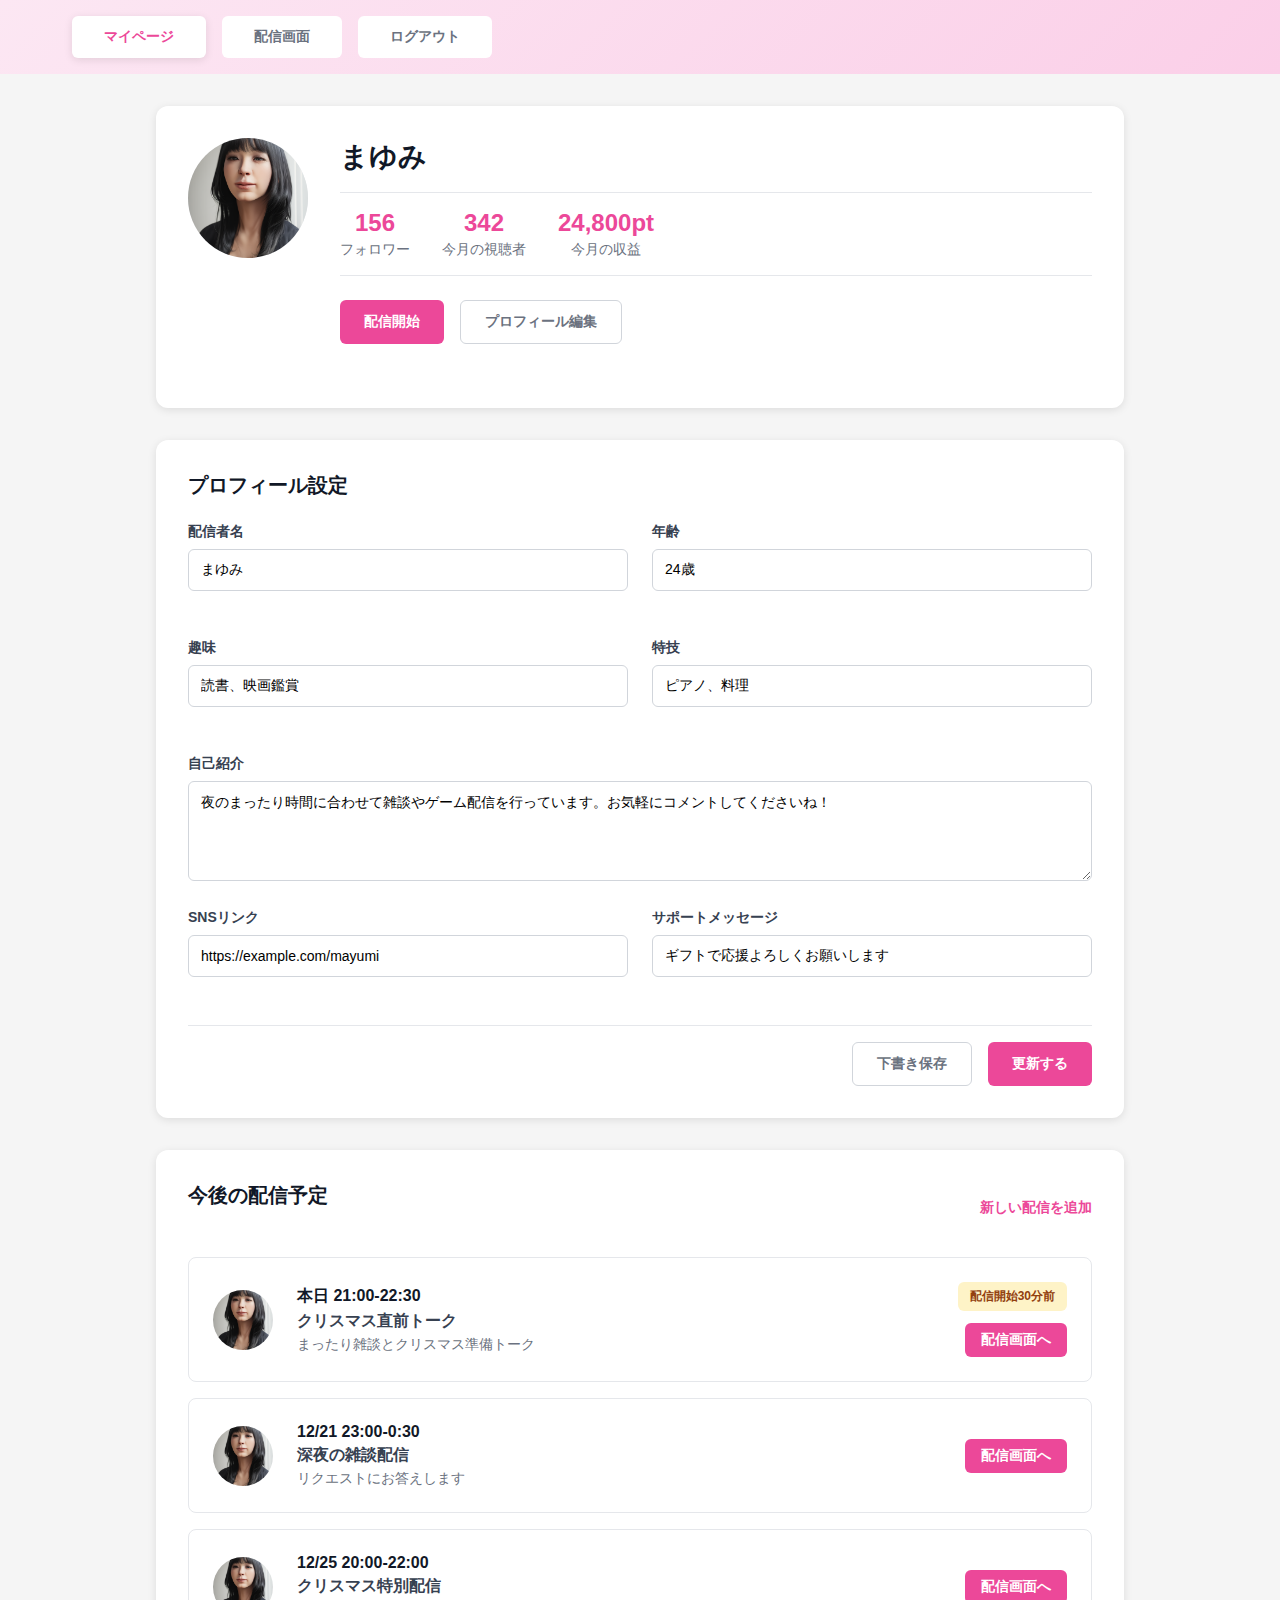
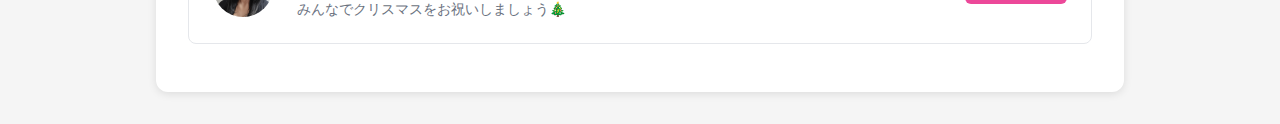
<file: streamer/mypage.html>
<!DOCTYPE html>
<html lang="ja">
<head>
    <meta charset="UTF-8">
    <meta name="viewport" content="width=device-width, initial-scale=1.0">
    <title>配信者マイページ</title>
    <style>
        * {
            margin: 0;
            padding: 0;
            box-sizing: border-box;
        }

        body {
            font-family: -apple-system, BlinkMacSystemFont, 'Segoe UI', 'Helvetica Neue', Arial, sans-serif;
            background-color: #f5f5f5;
            color: #333;
        }

        .header-nav {
            background: linear-gradient(135deg, #fce7f3 0%, #fbcfe8 100%);
            padding: 1rem 0;
        }

        .nav-tabs {
            max-width: 1200px;
            margin: 0 auto;
            display: flex;
            gap: 1rem;
            padding: 0 2rem;
        }

        .nav-tab {
            padding: 0.75rem 2rem;
            background: white;
            border-radius: 6px;
            font-weight: 600;
            color: #6b7280;
            text-decoration: none;
            transition: all 0.2s;
            border: none;
            cursor: pointer;
            font-size: 0.875rem;
        }

        .nav-tab.active {
            background: white;
            color: #ec4899;
            box-shadow: 0 2px 8px rgba(0, 0, 0, 0.1);
        }

        .nav-tab:hover {
            background: #fdf2f8;
        }

        .main-container {
            max-width: 1000px;
            margin: 2rem auto;
            padding: 0 1rem;
        }

        .profile-card {
            background: white;
            border-radius: 12px;
            padding: 2rem;
            margin-bottom: 2rem;
            box-shadow: 0 2px 8px rgba(0, 0, 0, 0.1);
        }

        .profile-header {
            display: flex;
            gap: 2rem;
            margin-bottom: 2rem;
            align-items: flex-start;
        }

        .profile-avatar {
            width: 120px;
            height: 120px;
            border-radius: 50%;
            background: linear-gradient(135deg, #f3f4f6 0%, #e5e7eb 100%);
            overflow: hidden;
            flex-shrink: 0;
        }

        .profile-avatar img {
            width: 100%;
            height: 100%;
            object-fit: cover;
        }

        .profile-info {
            flex: 1;
        }

        .profile-name {
            font-size: 1.75rem;
            font-weight: 700;
            margin-bottom: 1rem;
            color: #111827;
        }

        .profile-stats {
            display: flex;
            gap: 2rem;
            padding: 1rem 0;
            border-top: 1px solid #e5e7eb;
            border-bottom: 1px solid #e5e7eb;
        }

        .stat-item {
            text-align: center;
        }

        .stat-value {
            font-size: 1.5rem;
            font-weight: 700;
            color: #ec4899;
        }

        .stat-label {
            font-size: 0.875rem;
            color: #6b7280;
            margin-top: 0.25rem;
        }

        .profile-actions {
            display: flex;
            gap: 1rem;
            margin-top: 1.5rem;
        }

        .btn {
            padding: 0.75rem 1.5rem;
            border-radius: 6px;
            font-weight: 600;
            border: none;
            cursor: pointer;
            transition: all 0.2s;
            font-size: 0.875rem;
        }

        .btn-primary {
            background: #ec4899;
            color: white;
        }

        .btn-primary:hover {
            background: #db2777;
        }

        .btn-secondary {
            background: white;
            color: #6b7280;
            border: 1px solid #d1d5db;
        }

        .btn-secondary:hover {
            background: #f9fafb;
        }

        .btn-stream {
            background: #ec4899;
            color: white;
            padding: 0.5rem 1rem;
            border-radius: 6px;
            font-weight: 600;
            border: none;
            cursor: pointer;
            transition: all 0.2s;
            font-size: 0.875rem;
        }

        .btn-stream:hover {
            background: #db2777;
        }

        .section-title {
            font-size: 1.25rem;
            font-weight: 700;
            color: #111827;
            margin-bottom: 1.5rem;
        }

        .profile-form {
            background: white;
            border-radius: 12px;
            padding: 2rem;
            box-shadow: 0 2px 8px rgba(0, 0, 0, 0.1);
            margin-bottom: 2rem;
        }

        .form-row {
            display: grid;
            grid-template-columns: 1fr 1fr;
            gap: 1.5rem;
            margin-bottom: 1.5rem;
        }

        .form-group {
            margin-bottom: 1.5rem;
        }

        .form-label {
            display: block;
            font-weight: 600;
            color: #374151;
            margin-bottom: 0.5rem;
            font-size: 0.875rem;
        }

        .form-input,
        .form-textarea {
            width: 100%;
            padding: 0.75rem;
            border: 1px solid #d1d5db;
            border-radius: 6px;
            font-size: 0.875rem;
            transition: all 0.2s;
        }

        .form-input:focus,
        .form-textarea:focus {
            outline: none;
            border-color: #ec4899;
            box-shadow: 0 0 0 3px rgba(236, 72, 153, 0.1);
        }

        .form-textarea {
            min-height: 100px;
            resize: vertical;
        }

        .form-actions {
            display: flex;
            gap: 1rem;
            justify-content: flex-end;
            padding-top: 1rem;
            border-top: 1px solid #e5e7eb;
        }

        .schedule-section {
            background: white;
            border-radius: 12px;
            padding: 2rem;
            box-shadow: 0 2px 8px rgba(0, 0, 0, 0.1);
        }

        .section-header {
            display: flex;
            align-items: center;
            justify-content: space-between;
            margin-bottom: 1.5rem;
        }

        .add-link {
            color: #ec4899;
            text-decoration: none;
            font-weight: 600;
            font-size: 0.875rem;
        }

        .add-link:hover {
            text-decoration: underline;
        }

        .schedule-item {
            display: flex;
            gap: 1.5rem;
            padding: 1.5rem;
            border: 1px solid #e5e7eb;
            border-radius: 8px;
            margin-bottom: 1rem;
            align-items: center;
        }

        .schedule-avatar {
            width: 60px;
            height: 60px;
            border-radius: 50%;
            overflow: hidden;
            flex-shrink: 0;
        }

        .schedule-avatar img {
            width: 100%;
            height: 100%;
            object-fit: cover;
        }

        .schedule-info {
            flex: 1;
        }

        .schedule-date {
            font-weight: 700;
            color: #111827;
            margin-bottom: 0.25rem;
        }

        .schedule-title {
            font-weight: 600;
            color: #374151;
            margin-bottom: 0.25rem;
        }

        .schedule-description {
            font-size: 0.875rem;
            color: #6b7280;
        }

        .schedule-status {
            display: flex;
            flex-direction: column;
            gap: 0.75rem;
            align-items: flex-end;
        }

        .status-badge {
            padding: 0.375rem 0.75rem;
            border-radius: 6px;
            font-size: 0.75rem;
            font-weight: 600;
            background: #fef3c7;
            color: #92400e;
        }
    </style>
</head>
<body>
    <!-- Header Navigation -->
    <div class="header-nav">
        <div class="nav-tabs">
            <button class="nav-tab active" onclick="location.href='mypage.html'">マイページ</button>
            <button class="nav-tab" onclick="location.href='broadcast.html'">配信画面</button>
            <button class="nav-tab" onclick="location.href='../login-admin.html'">ログアウト</button>
        </div>
    </div>

    <!-- Main Container -->
    <div class="main-container">
        <!-- Profile Card -->
        <div class="profile-card">
            <div class="profile-header">
                <div class="profile-avatar">
                    <img src="../images/actress/actress_01.png" alt="まゆみ">
                </div>
                <div class="profile-info">
                    <h1 class="profile-name">まゆみ</h1>
                    <div class="profile-stats">
                        <div class="stat-item">
                            <div class="stat-value">156</div>
                            <div class="stat-label">フォロワー</div>
                        </div>
                        <div class="stat-item">
                            <div class="stat-value">342</div>
                            <div class="stat-label">今月の視聴者</div>
                        </div>
                        <div class="stat-item">
                            <div class="stat-value">24,800pt</div>
                            <div class="stat-label">今月の収益</div>
                        </div>
                    </div>
                    <div class="profile-actions">
                        <button class="btn btn-primary" onclick="location.href='broadcast.html'">配信開始</button>
                        <button class="btn btn-secondary">プロフィール編集</button>
                    </div>
                </div>
            </div>
        </div>

        <!-- Profile Form -->
        <div class="profile-form">
            <h2 class="section-title">プロフィール設定</h2>

            <div class="form-row">
                <div class="form-group">
                    <label class="form-label">配信者名</label>
                    <input type="text" class="form-input" value="まゆみ">
                </div>
                <div class="form-group">
                    <label class="form-label">年齢</label>
                    <input type="text" class="form-input" value="24歳">
                </div>
            </div>

            <div class="form-row">
                <div class="form-group">
                    <label class="form-label">趣味</label>
                    <input type="text" class="form-input" value="読書、映画鑑賞">
                </div>
                <div class="form-group">
                    <label class="form-label">特技</label>
                    <input type="text" class="form-input" value="ピアノ、料理">
                </div>
            </div>

            <div class="form-group">
                <label class="form-label">自己紹介</label>
                <textarea class="form-textarea">夜のまったり時間に合わせて雑談やゲーム配信を行っています。お気軽にコメントしてくださいね！</textarea>
            </div>

            <div class="form-row">
                <div class="form-group">
                    <label class="form-label">SNSリンク</label>
                    <input type="text" class="form-input" value="https://example.com/mayumi">
                </div>
                <div class="form-group">
                    <label class="form-label">サポートメッセージ</label>
                    <input type="text" class="form-input" value="ギフトで応援よろしくお願いします">
                </div>
            </div>

            <div class="form-actions">
                <button class="btn btn-secondary">下書き保存</button>
                <button class="btn btn-primary">更新する</button>
            </div>
        </div>

        <!-- Schedule Section -->
        <div class="schedule-section">
            <div class="section-header">
                <h2 class="section-title">今後の配信予定</h2>
                <a href="#" class="add-link">新しい配信を追加</a>
            </div>

            <!-- Schedule Item 1 -->
            <div class="schedule-item">
                <div class="schedule-avatar">
                    <img src="../images/actress/actress_01.png" alt="まゆみ">
                </div>
                <div class="schedule-info">
                    <div class="schedule-date">本日 21:00-22:30</div>
                    <div class="schedule-title">クリスマス直前トーク</div>
                    <div class="schedule-description">まったり雑談とクリスマス準備トーク</div>
                </div>
                <div class="schedule-status">
                    <span class="status-badge">配信開始30分前</span>
                    <button class="btn-stream" onclick="location.href='broadcast.html'">配信画面へ</button>
                </div>
            </div>

            <!-- Schedule Item 2 -->
            <div class="schedule-item">
                <div class="schedule-avatar">
                    <img src="../images/actress/actress_01.png" alt="まゆみ">
                </div>
                <div class="schedule-info">
                    <div class="schedule-date">12/21 23:00-0:30</div>
                    <div class="schedule-title">深夜の雑談配信</div>
                    <div class="schedule-description">リクエストにお答えします</div>
                </div>
                <div class="schedule-status">
                    <button class="btn-stream" onclick="location.href='broadcast.html'">配信画面へ</button>
                </div>
            </div>

            <!-- Schedule Item 3 -->
            <div class="schedule-item">
                <div class="schedule-avatar">
                    <img src="../images/actress/actress_01.png" alt="まゆみ">
                </div>
                <div class="schedule-info">
                    <div class="schedule-date">12/25 20:00-22:00</div>
                    <div class="schedule-title">クリスマス特別配信</div>
                    <div class="schedule-description">みんなでクリスマスをお祝いしましょう🎄</div>
                </div>
                <div class="schedule-status">
                    <button class="btn-stream" onclick="location.href='broadcast.html'">配信画面へ</button>
                </div>
            </div>
        </div>
    </div>
</body>
</html>
</file>
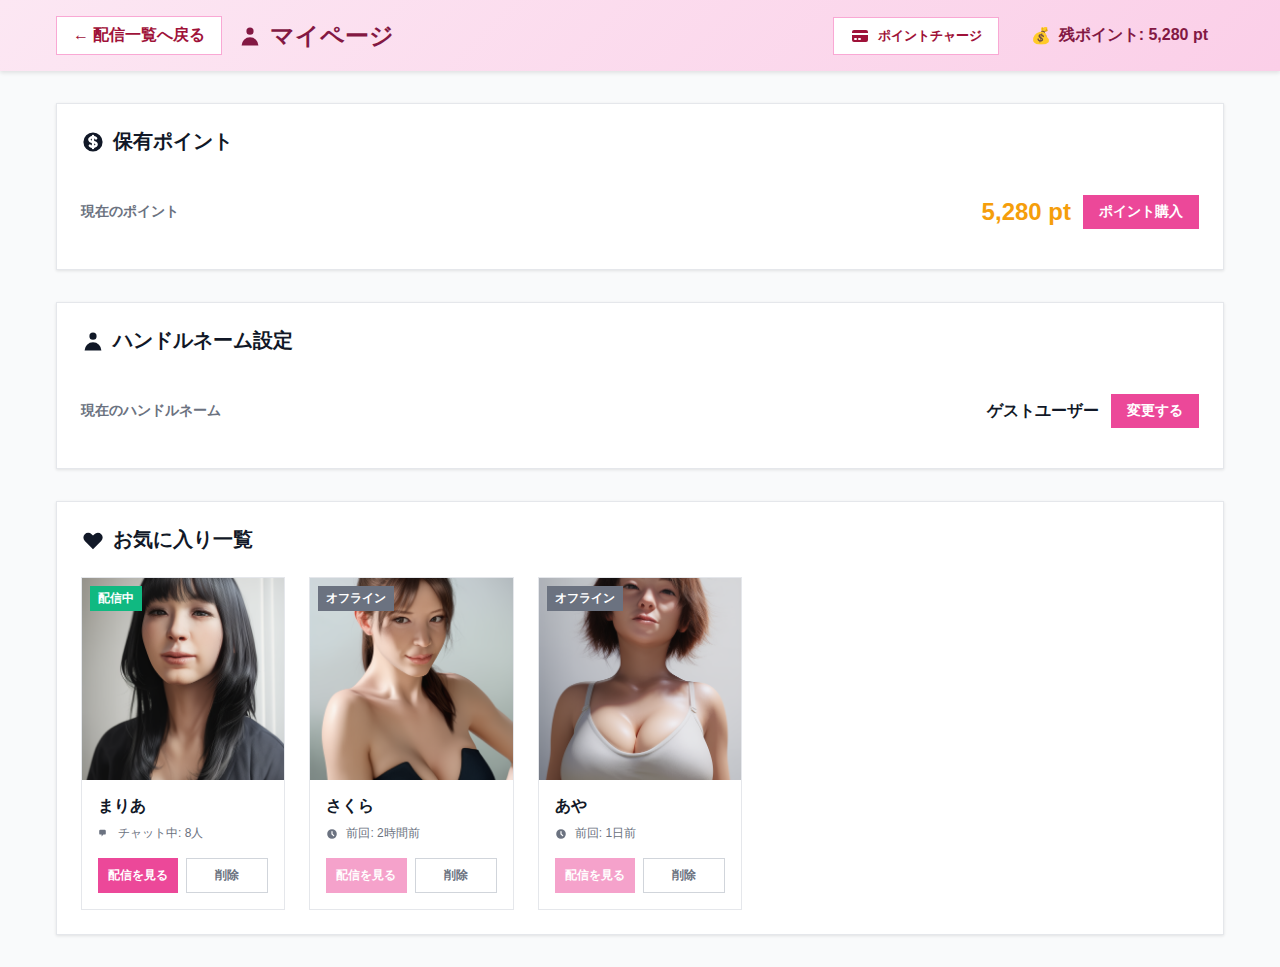
<file: viewer/mypage.html>
<!DOCTYPE html>
<html lang="ja">
<head>
    <meta charset="UTF-8">
    <meta name="viewport" content="width=device-width, initial-scale=1.0">
    <title>マイページ</title>
    <style>
        * {
            margin: 0;
            padding: 0;
            box-sizing: border-box;
        }

        body {
            font-family: -apple-system, BlinkMacSystemFont, 'Segoe UI', 'Helvetica Neue', Arial, sans-serif;
            background-color: #f9fafb;
            color: #111827;
        }

        .header {
            background: linear-gradient(135deg, #fce7f3 0%, #fbcfe8 100%);
            color: #831843;
            box-shadow: 0 2px 4px rgba(0, 0, 0, 0.1);
            padding: 1rem 0;
        }

        .header-content {
            max-width: 1200px;
            margin: 0 auto;
            padding: 0 1rem;
            display: flex;
            align-items: center;
            justify-content: space-between;
            gap: 1rem;
        }

        .header-left {
            display: flex;
            align-items: center;
            gap: 1rem;
        }

        .back-btn {
            background: white;
            color: #9f1239;
            padding: 0.5rem 1rem;
            border: 1px solid #f9a8d4;
            text-decoration: none;
            font-weight: 600;
            display: flex;
            align-items: center;
            gap: 0.5rem;
            transition: all 0.2s;
            cursor: pointer;
            border-radius: 0;
        }

        .back-btn:hover {
            background: #fdf2f8;
            border-color: #ec4899;
        }

        .header h1 {
            font-size: 1.5rem;
            font-weight: 700;
            display: flex;
            align-items: center;
            gap: 0.5rem;
        }

        .header-actions {
            display: flex;
            align-items: center;
            gap: 1rem;
        }

        .header-btn {
            background: white;
            color: #9f1239;
            padding: 0.5rem 1rem;
            border: 1px solid #f9a8d4;
            text-decoration: none;
            font-weight: 600;
            display: flex;
            align-items: center;
            gap: 0.5rem;
            transition: all 0.2s;
            cursor: pointer;
            border-radius: 0;
        }

        .header-btn:hover {
            background: #fdf2f8;
            border-color: #ec4899;
        }

        .points-display {
            background: transparent;
            color: #831843;
            padding: 0.5rem 1rem;
            font-weight: 600;
            display: flex;
            align-items: center;
            gap: 0.5rem;
        }

        .main-container {
            max-width: 1200px;
            margin: 2rem auto;
            padding: 0 1rem;
        }

        .page-title {
            font-size: 1.75rem;
            font-weight: 700;
            margin-bottom: 2rem;
            color: #111827;
        }

        .section {
            background: white;
            border-radius: 0;
            padding: 1.5rem;
            margin-bottom: 2rem;
            box-shadow: 0 1px 3px rgba(0, 0, 0, 0.1);
            border: 1px solid #e5e7eb;
        }

        .section-title {
            font-size: 1.25rem;
            font-weight: 700;
            margin-bottom: 1.5rem;
            color: #111827;
            display: flex;
            align-items: center;
            gap: 0.5rem;
        }

        .setting-row {
            display: flex;
            align-items: center;
            justify-content: space-between;
            padding: 1rem 0;
            border-bottom: 1px solid #f3f4f6;
        }

        .setting-row:last-child {
            border-bottom: none;
        }

        .setting-label {
            font-size: 0.875rem;
            color: #6b7280;
            font-weight: 600;
        }

        .setting-value {
            display: flex;
            align-items: center;
            gap: 0.75rem;
        }

        .current-name {
            font-size: 1rem;
            color: #111827;
            font-weight: 600;
        }

        .edit-btn {
            background: #ec4899;
            color: white;
            border: none;
            padding: 0.5rem 1rem;
            border-radius: 0;
            font-weight: 600;
            cursor: pointer;
            transition: background 0.2s;
            font-size: 0.875rem;
        }

        .edit-btn:hover {
            background: #db2777;
        }

        .favorite-grid {
            display: grid;
            grid-template-columns: repeat(auto-fill, minmax(200px, 1fr));
            gap: 1.5rem;
        }

        .favorite-card {
            background: white;
            border: 1px solid #e5e7eb;
            border-radius: 0;
            overflow: hidden;
            transition: all 0.2s;
            cursor: pointer;
        }

        .favorite-card:hover {
            box-shadow: 0 4px 12px rgba(0, 0, 0, 0.1);
            transform: translateY(-2px);
        }

        .favorite-image {
            width: 100%;
            aspect-ratio: 1;
            background: linear-gradient(135deg, #f3f4f6 0%, #e5e7eb 100%);
            display: flex;
            align-items: center;
            justify-content: center;
            position: relative;
        }

        .favorite-image img {
            width: 100%;
            height: 100%;
            object-fit: cover;
        }

        .favorite-status {
            position: absolute;
            top: 0.5rem;
            left: 0.5rem;
            background: #10b981;
            color: white;
            padding: 0.25rem 0.5rem;
            border-radius: 0;
            font-size: 0.75rem;
            font-weight: 600;
        }

        .favorite-status.offline {
            background: #6b7280;
        }

        .favorite-info {
            padding: 1rem;
        }

        .favorite-name {
            font-size: 1rem;
            font-weight: 700;
            color: #111827;
            margin-bottom: 0.5rem;
        }

        .favorite-meta {
            display: flex;
            align-items: center;
            gap: 0.5rem;
            font-size: 0.75rem;
            color: #6b7280;
        }

        .favorite-action {
            padding: 0 1rem 1rem;
            display: flex;
            gap: 0.5rem;
        }

        .btn-small {
            flex: 1;
            padding: 0.5rem;
            border: none;
            border-radius: 0;
            font-weight: 600;
            cursor: pointer;
            transition: all 0.2s;
            font-size: 0.75rem;
        }

        .btn-view {
            background: #ec4899;
            color: white;
        }

        .btn-view:hover {
            background: #db2777;
        }

        .btn-view:disabled {
            opacity: 0.5;
            cursor: not-allowed;
        }

        .btn-remove {
            background: white;
            color: #6b7280;
            border: 1px solid #d1d5db;
        }

        .btn-remove:hover {
            background: #f9fafb;
            border-color: #9ca3af;
        }

        .empty-state {
            text-align: center;
            padding: 3rem 1rem;
            color: #6b7280;
        }

        .empty-state-icon {
            font-size: 3rem;
            margin-bottom: 1rem;
            opacity: 0.5;
        }

        .empty-state-text {
            font-size: 0.875rem;
        }
    </style>
</head>
<body>
    <!-- Header -->
    <div class="header">
        <div class="header-content">
            <div class="header-left">
                <a href="stream-list.html" class="back-btn">← 配信一覧へ戻る</a>
                <h1>
                    <svg width="24" height="24" fill="currentColor" viewBox="0 0 20 20">
                        <path fill-rule="evenodd" d="M10 9a3 3 0 100-6 3 3 0 000 6zm-7 9a7 7 0 1114 0H3z" clip-rule="evenodd" />
                    </svg>
                    マイページ
                </h1>
            </div>
            <div class="header-actions">
                <button class="header-btn" data-modal-open="points-modal">
                    <svg width="20" height="20" fill="currentColor" viewBox="0 0 20 20">
                        <path d="M4 4a2 2 0 00-2 2v1h16V6a2 2 0 00-2-2H4z" />
                        <path fill-rule="evenodd" d="M18 9H2v5a2 2 0 002 2h12a2 2 0 002-2V9zM4 13a1 1 0 011-1h1a1 1 0 110 2H5a1 1 0 01-1-1zm5-1a1 1 0 100 2h1a1 1 0 100-2H9z" clip-rule="evenodd" />
                    </svg>
                    ポイントチャージ
                </button>
                <div class="points-display">
                    <span>💰</span>
                    <span>残ポイント: <strong>5,280 pt</strong></span>
                </div>
            </div>
        </div>
    </div>

    <!-- Main Content -->
    <div class="main-container">
        <!-- Points Section -->
        <div class="section">
            <div class="section-title">
                <svg width="24" height="24" fill="currentColor" viewBox="0 0 20 20">
                    <path d="M8.433 7.418c.155-.103.346-.196.567-.267v1.698a2.305 2.305 0 01-.567-.267C8.07 8.34 8 8.114 8 8c0-.114.07-.34.433-.582zM11 12.849v-1.698c.22.071.412.164.567.267.364.243.433.468.433.582 0 .114-.07.34-.433.582a2.305 2.305 0 01-.567.267z" />
                    <path fill-rule="evenodd" d="M10 18a8 8 0 100-16 8 8 0 000 16zm1-13a1 1 0 10-2 0v.092a4.535 4.535 0 00-1.676.662C6.602 6.234 6 7.009 6 8c0 .99.602 1.765 1.324 2.246.48.32 1.054.545 1.676.662v1.941c-.391-.127-.68-.317-.843-.504a1 1 0 10-1.51 1.31c.562.649 1.413 1.076 2.353 1.253V15a1 1 0 102 0v-.092a4.535 4.535 0 001.676-.662C13.398 13.766 14 12.991 14 12c0-.99-.602-1.765-1.324-2.246A4.535 4.535 0 0011 9.092V7.151c.391.127.68.317.843.504a1 1 0 101.511-1.31c-.563-.649-1.413-1.076-2.354-1.253V5z" clip-rule="evenodd" />
                </svg>
                保有ポイント
            </div>
            <div class="setting-row">
                <span class="setting-label">現在のポイント</span>
                <div class="setting-value">
                    <span class="current-name" style="color: #f59e0b; font-size: 1.5rem;">5,280 pt</span>
                    <button class="edit-btn">ポイント購入</button>
                </div>
            </div>
        </div>

        <!-- Handle Name Section -->
        <div class="section">
            <div class="section-title">
                <svg width="24" height="24" fill="currentColor" viewBox="0 0 20 20">
                    <path fill-rule="evenodd" d="M10 9a3 3 0 100-6 3 3 0 000 6zm-7 9a7 7 0 1114 0H3z" clip-rule="evenodd" />
                </svg>
                ハンドルネーム設定
            </div>
            <div class="setting-row">
                <span class="setting-label">現在のハンドルネーム</span>
                <div class="setting-value">
                    <span class="current-name">ゲストユーザー</span>
                    <button class="edit-btn">変更する</button>
                </div>
            </div>
        </div>

        <!-- Favorites Section -->
        <div class="section">
            <div class="section-title">
                <svg width="24" height="24" fill="currentColor" viewBox="0 0 20 20">
                    <path d="M3.172 5.172a4 4 0 015.656 0L10 6.343l1.172-1.171a4 4 0 115.656 5.656L10 17.657l-6.828-6.829a4 4 0 010-5.656z" />
                </svg>
                お気に入り一覧
            </div>

            <div class="favorite-grid">
                <!-- Favorite Card 1 - Online -->
                <div class="favorite-card">
                    <div class="favorite-image">
                        <img src="../images/actress/actress_01.png" alt="まりあ">
                        <span class="favorite-status">配信中</span>
                    </div>
                    <div class="favorite-info">
                        <div class="favorite-name">まりあ</div>
                        <div class="favorite-meta">
                            <svg width="12" height="12" fill="currentColor" viewBox="0 0 20 20">
                                <path d="M2 5a2 2 0 012-2h7a2 2 0 012 2v4a2 2 0 01-2 2H9l-3 3v-3H4a2 2 0 01-2-2V5z" />
                            </svg>
                            <span>チャット中: 8人</span>
                        </div>
                    </div>
                    <div class="favorite-action">
                        <button class="btn-small btn-view" onclick="location.href='watch-online.html'">配信を見る</button>
                        <button class="btn-small btn-remove">削除</button>
                    </div>
                </div>

                <!-- Favorite Card 2 - Offline -->
                <div class="favorite-card">
                    <div class="favorite-image">
                        <img src="../images/actress/actress_02.png" alt="さくら">
                        <span class="favorite-status offline">オフライン</span>
                    </div>
                    <div class="favorite-info">
                        <div class="favorite-name">さくら</div>
                        <div class="favorite-meta">
                            <svg width="12" height="12" fill="currentColor" viewBox="0 0 20 20">
                                <path fill-rule="evenodd" d="M10 18a8 8 0 100-16 8 8 0 000 16zm1-12a1 1 0 10-2 0v4a1 1 0 00.293.707l2.828 2.829a1 1 0 101.415-1.415L11 9.586V6z" clip-rule="evenodd" />
                            </svg>
                            <span>前回: 2時間前</span>
                        </div>
                    </div>
                    <div class="favorite-action">
                        <button class="btn-small btn-view" disabled>配信を見る</button>
                        <button class="btn-small btn-remove">削除</button>
                    </div>
                </div>

                <!-- Favorite Card 3 - Offline -->
                <div class="favorite-card">
                    <div class="favorite-image">
                        <img src="../images/actress/actress_03.png" alt="あや">
                        <span class="favorite-status offline">オフライン</span>
                    </div>
                    <div class="favorite-info">
                        <div class="favorite-name">あや</div>
                        <div class="favorite-meta">
                            <svg width="12" height="12" fill="currentColor" viewBox="0 0 20 20">
                                <path fill-rule="evenodd" d="M10 18a8 8 0 100-16 8 8 0 000 16zm1-12a1 1 0 10-2 0v4a1 1 0 00.293.707l2.828 2.829a1 1 0 101.415-1.415L11 9.586V6z" clip-rule="evenodd" />
                            </svg>
                            <span>前回: 1日前</span>
                        </div>
                    </div>
                    <div class="favorite-action">
                        <button class="btn-small btn-view" disabled>配信を見る</button>
                        <button class="btn-small btn-remove">削除</button>
                    </div>
                </div>
            </div>
        </div>
    </div>

    <!-- ポイントチャージモーダル -->
    <div class="modal-overlay" id="points-modal" style="display: none; position: fixed; inset: 0; background: rgba(0, 0, 0, 0.5); align-items: center; justify-content: center; z-index: 1000;">
        <div class="modal" style="background: white; border-radius: 0; padding: 2rem; max-width: 500px; width: 90%; box-shadow: 0 4px 12px rgba(0, 0, 0, 0.2);">
            <div class="modal-header" style="display: flex; justify-content: space-between; align-items: center; margin-bottom: 1.5rem;">
                <h3 style="font-size: 1.25rem; font-weight: 700;">💰 ポイントチャージ</h3>
                <button class="modal-close" data-modal-close style="background: none; border: none; font-size: 2rem; cursor: pointer; color: #6b7280; line-height: 1;">×</button>
            </div>
            <div class="modal-content" style="margin-bottom: 1.5rem;">
                <p style="text-align: center; margin-bottom: 1rem;">ポイントチャージ機能（モック）</p>
            </div>
            <div class="modal-footer" style="display: flex; justify-content: flex-end; gap: 0.75rem;">
                <button class="btn-secondary" data-modal-close style="background: white; color: #6b7280; border: 2px solid #e5e7eb; padding: 0.75rem 2rem; border-radius: 0; font-weight: 600; cursor: pointer; transition: all 0.2s;">閉じる</button>
            </div>
        </div>
    </div>

    <script>
        // モーダル制御
        document.querySelectorAll('[data-modal-open]').forEach(button => {
            button.addEventListener('click', function() {
                const modalId = this.getAttribute('data-modal-open');
                const modal = document.getElementById(modalId);
                if (modal) {
                    modal.style.display = 'flex';
                }
            });
        });

        document.querySelectorAll('[data-modal-close]').forEach(button => {
            button.addEventListener('click', function() {
                const modal = this.closest('.modal-overlay');
                if (modal) {
                    modal.style.display = 'none';
                }
            });
        });

        // モーダルオーバーレイクリックで閉じる
        document.querySelectorAll('.modal-overlay').forEach(overlay => {
            overlay.addEventListener('click', function(e) {
                if (e.target === this) {
                    this.style.display = 'none';
                }
            });
        });
    </script>
</body>
</html>
</file>
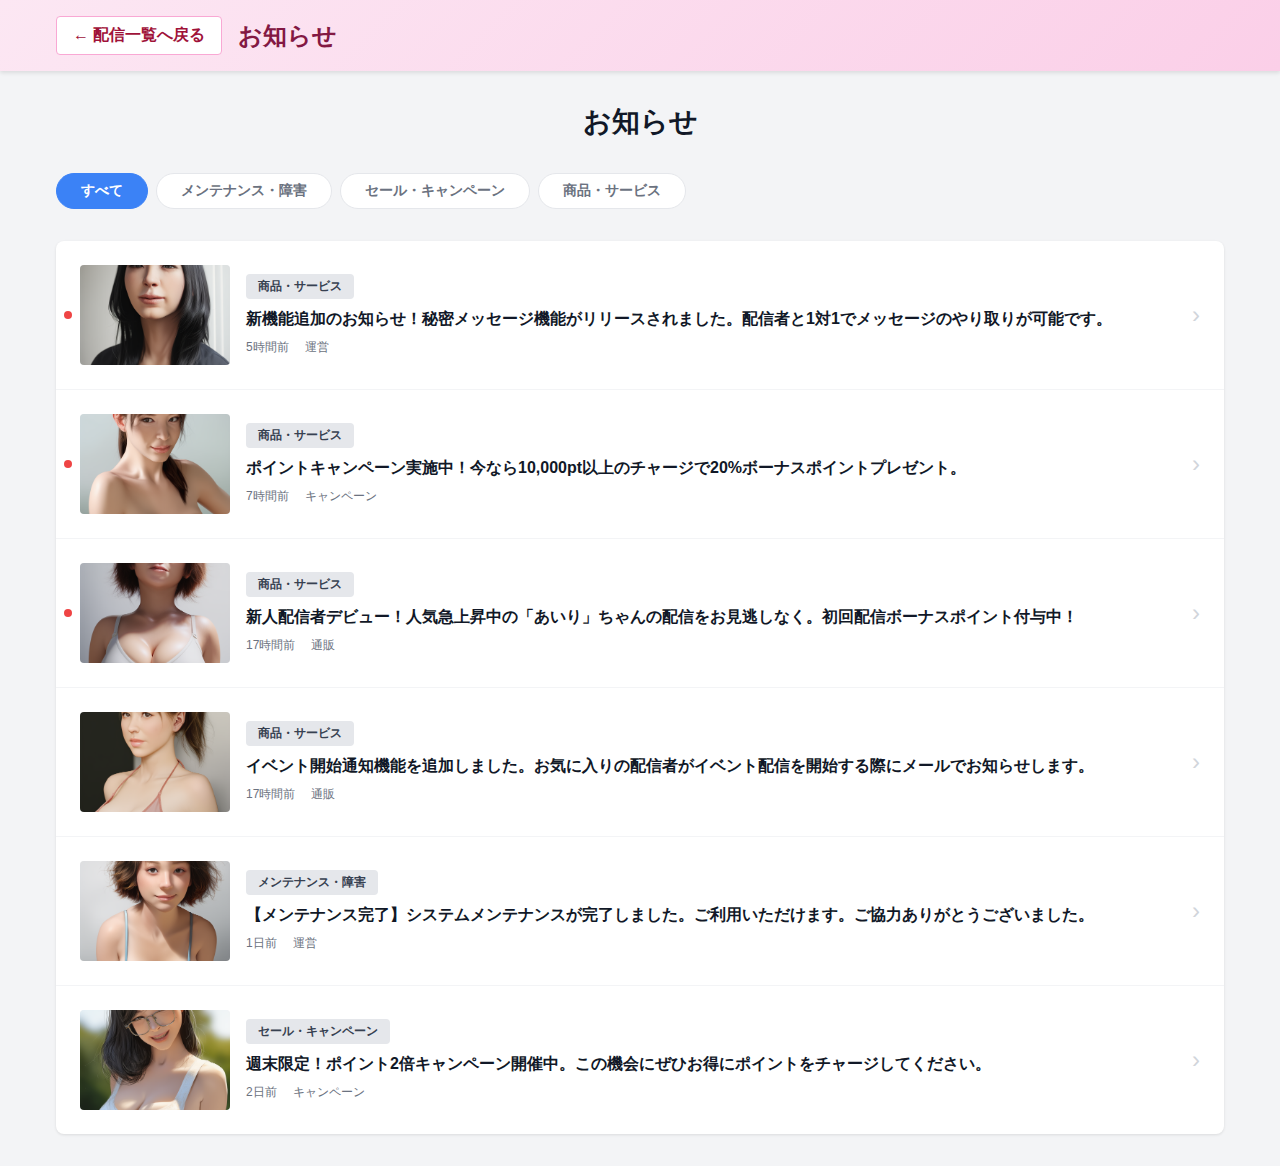
<file: viewer/notifications.html>
<!DOCTYPE html>
<html lang="ja">
<head>
    <meta charset="UTF-8">
    <meta name="viewport" content="width=device-width, initial-scale=1.0">
    <title>お知らせ - ライブ配信プラットフォーム</title>
    <style>
        * {
            margin: 0;
            padding: 0;
            box-sizing: border-box;
        }

        body {
            font-family: -apple-system, BlinkMacSystemFont, 'Segoe UI', 'Helvetica Neue', Arial, sans-serif;
            background-color: #f3f4f6;
            color: #111827;
        }

        .header {
            background: linear-gradient(135deg, #fce7f3 0%, #fbcfe8 100%);
            color: #831843;
            box-shadow: 0 2px 4px rgba(0, 0, 0, 0.1);
            padding: 1rem 0;
        }

        .header-content {
            max-width: 1200px;
            margin: 0 auto;
            padding: 0 1rem;
            display: flex;
            align-items: center;
            justify-content: space-between;
            gap: 1rem;
        }

        .header-left {
            display: flex;
            align-items: center;
            gap: 1rem;
        }

        .back-btn {
            background: white;
            color: #9f1239;
            padding: 0.5rem 1rem;
            border: 1px solid #f9a8d4;
            text-decoration: none;
            font-weight: 600;
            display: flex;
            align-items: center;
            gap: 0.5rem;
            transition: all 0.2s;
            cursor: pointer;
            border-radius: 0.25rem;
        }

        .back-btn:hover {
            background: #fdf2f8;
            border-color: #ec4899;
        }

        .header h1 {
            font-size: 1.5rem;
            font-weight: 700;
        }

        .main-container {
            max-width: 1200px;
            margin: 2rem auto;
            padding: 0 1rem;
        }

        .page-title {
            font-size: 1.75rem;
            font-weight: 700;
            margin-bottom: 2rem;
            color: #111827;
            text-align: center;
        }

        .filter-tabs {
            display: flex;
            gap: 0.5rem;
            margin-bottom: 2rem;
            flex-wrap: wrap;
        }

        .filter-tab {
            background: white;
            border: 1px solid #e5e7eb;
            color: #6b7280;
            padding: 0.5rem 1.5rem;
            border-radius: 9999px;
            font-weight: 600;
            cursor: pointer;
            transition: all 0.2s;
            font-size: 0.875rem;
        }

        .filter-tab:hover {
            border-color: #3b82f6;
            color: #3b82f6;
        }

        .filter-tab.active {
            background: #3b82f6;
            color: white;
            border-color: #3b82f6;
        }

        .notification-list {
            background: white;
            border-radius: 0.5rem;
            overflow: hidden;
            box-shadow: 0 1px 3px rgba(0, 0, 0, 0.1);
        }

        .notification-item {
            display: flex;
            align-items: center;
            gap: 1rem;
            padding: 1.5rem;
            border-bottom: 1px solid #f3f4f6;
            cursor: pointer;
            transition: background 0.2s;
            position: relative;
        }

        .notification-item:hover {
            background: #f9fafb;
        }

        .notification-item:last-child {
            border-bottom: none;
        }

        .notification-unread {
            position: absolute;
            left: 0.5rem;
            top: 50%;
            transform: translateY(-50%);
            width: 8px;
            height: 8px;
            background: #ef4444;
            border-radius: 50%;
        }

        .notification-image {
            width: 150px;
            height: 100px;
            background: #f3f4f6;
            border-radius: 0.25rem;
            overflow: hidden;
            flex-shrink: 0;
        }

        .notification-image img {
            width: 100%;
            height: 100%;
            object-fit: cover;
        }

        .notification-content {
            flex: 1;
            min-width: 0;
        }

        .notification-category {
            display: inline-block;
            background: #e5e7eb;
            color: #374151;
            padding: 0.25rem 0.75rem;
            border-radius: 0.25rem;
            font-size: 0.75rem;
            font-weight: 600;
            margin-bottom: 0.5rem;
        }

        .notification-title {
            font-size: 1rem;
            font-weight: 600;
            color: #111827;
            margin-bottom: 0.5rem;
            line-height: 1.5;
        }

        .notification-meta {
            display: flex;
            align-items: center;
            gap: 1rem;
            font-size: 0.75rem;
            color: #6b7280;
        }

        .notification-arrow {
            color: #d1d5db;
            font-size: 1.5rem;
            flex-shrink: 0;
        }

        .notification-item:hover .notification-arrow {
            color: #9ca3af;
        }

        .empty-state {
            text-align: center;
            padding: 4rem 1rem;
            color: #6b7280;
        }

        .empty-state-icon {
            font-size: 3rem;
            margin-bottom: 1rem;
            opacity: 0.5;
        }

        .empty-state-text {
            font-size: 0.875rem;
        }
    </style>
</head>
<body>
    <!-- Header -->
    <div class="header">
        <div class="header-content">
            <div class="header-left">
                <a href="stream-list.html" class="back-btn">← 配信一覧へ戻る</a>
                <h1>お知らせ</h1>
            </div>
        </div>
    </div>

    <!-- Main Content -->
    <div class="main-container">
        <div class="page-title">お知らせ</div>

        <!-- Filter Tabs -->
        <div class="filter-tabs">
            <button class="filter-tab active">すべて</button>
            <button class="filter-tab">メンテナンス・障害</button>
            <button class="filter-tab">セール・キャンペーン</button>
            <button class="filter-tab">商品・サービス</button>
        </div>

        <!-- Notification List -->
        <div class="notification-list">
            <!-- Notification 1 - Unread -->
            <div class="notification-item">
                <div class="notification-unread"></div>
                <div class="notification-image">
                    <img src="../images/actress/actress_01.png" alt="お知らせ画像">
                </div>
                <div class="notification-content">
                    <span class="notification-category">商品・サービス</span>
                    <div class="notification-title">新機能追加のお知らせ！秘密メッセージ機能がリリースされました。配信者と1対1でメッセージのやり取りが可能です。</div>
                    <div class="notification-meta">
                        <span>5時間前</span>
                        <span>運営</span>
                    </div>
                </div>
                <div class="notification-arrow">›</div>
            </div>

            <!-- Notification 2 - Unread -->
            <div class="notification-item">
                <div class="notification-unread"></div>
                <div class="notification-image">
                    <img src="../images/actress/actress_02.png" alt="お知らせ画像">
                </div>
                <div class="notification-content">
                    <span class="notification-category">商品・サービス</span>
                    <div class="notification-title">ポイントキャンペーン実施中！今なら10,000pt以上のチャージで20%ボーナスポイントプレゼント。</div>
                    <div class="notification-meta">
                        <span>7時間前</span>
                        <span>キャンペーン</span>
                    </div>
                </div>
                <div class="notification-arrow">›</div>
            </div>

            <!-- Notification 3 - Unread -->
            <div class="notification-item">
                <div class="notification-unread"></div>
                <div class="notification-image">
                    <img src="../images/actress/actress_03.png" alt="お知らせ画像">
                </div>
                <div class="notification-content">
                    <span class="notification-category">商品・サービス</span>
                    <div class="notification-title">新人配信者デビュー！人気急上昇中の「あいり」ちゃんの配信をお見逃しなく。初回配信ボーナスポイント付与中！</div>
                    <div class="notification-meta">
                        <span>17時間前</span>
                        <span>通販</span>
                    </div>
                </div>
                <div class="notification-arrow">›</div>
            </div>

            <!-- Notification 4 - Read -->
            <div class="notification-item">
                <div class="notification-image">
                    <img src="../images/actress/actress_04.png" alt="お知らせ画像">
                </div>
                <div class="notification-content">
                    <span class="notification-category">商品・サービス</span>
                    <div class="notification-title">イベント開始通知機能を追加しました。お気に入りの配信者がイベント配信を開始する際にメールでお知らせします。</div>
                    <div class="notification-meta">
                        <span>17時間前</span>
                        <span>通販</span>
                    </div>
                </div>
                <div class="notification-arrow">›</div>
            </div>

            <!-- Notification 5 - Read -->
            <div class="notification-item">
                <div class="notification-image">
                    <img src="../images/actress/actress_05.png" alt="お知らせ画像">
                </div>
                <div class="notification-content">
                    <span class="notification-category">メンテナンス・障害</span>
                    <div class="notification-title">【メンテナンス完了】システムメンテナンスが完了しました。ご利用いただけます。ご協力ありがとうございました。</div>
                    <div class="notification-meta">
                        <span>1日前</span>
                        <span>運営</span>
                    </div>
                </div>
                <div class="notification-arrow">›</div>
            </div>

            <!-- Notification 6 - Read -->
            <div class="notification-item">
                <div class="notification-image">
                    <img src="../images/actress/actress_06.png" alt="お知らせ画像">
                </div>
                <div class="notification-content">
                    <span class="notification-category">セール・キャンペーン</span>
                    <div class="notification-title">週末限定！ポイント2倍キャンペーン開催中。この機会にぜひお得にポイントをチャージしてください。</div>
                    <div class="notification-meta">
                        <span>2日前</span>
                        <span>キャンペーン</span>
                    </div>
                </div>
                <div class="notification-arrow">›</div>
            </div>
        </div>
    </div>

    <script>
        // フィルタータブ制御
        document.querySelectorAll('.filter-tab').forEach(tab => {
            tab.addEventListener('click', () => {
                document.querySelectorAll('.filter-tab').forEach(t => {
                    t.classList.remove('active');
                });
                tab.classList.add('active');
            });
        });
    </script>
</body>
</html>
</file>
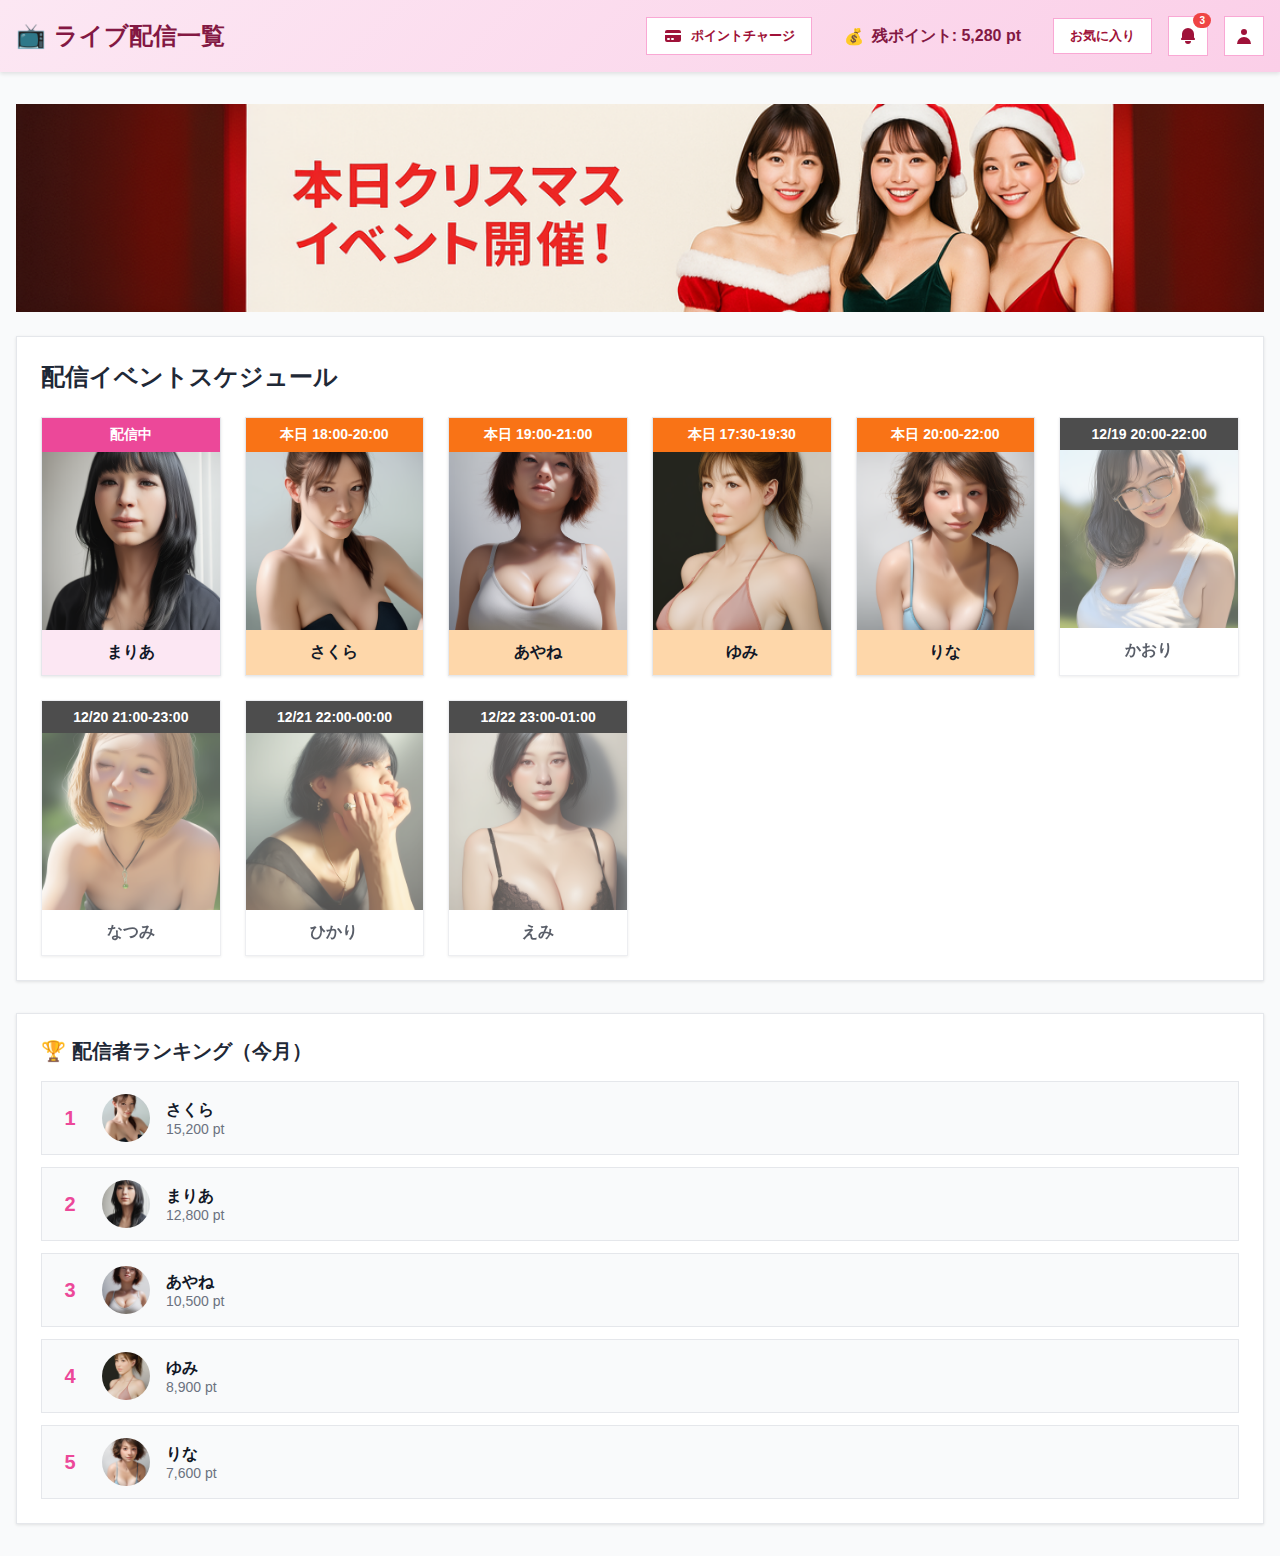
<file: viewer/stream-list.html>
<!DOCTYPE html>
<html lang="ja">
<head>
    <meta charset="UTF-8">
    <meta name="viewport" content="width=device-width, initial-scale=1.0">
    <title>配信一覧 - ライブ配信プラットフォーム</title>
    <script>
        // ヘッダー設定
        window.headerConfig = {
            title: 'ライブ配信一覧',
            points: '5,280',
            notificationCount: 3,
            showBackButton: false
        };
    </script>
    <script src="../common/header.js"></script>
    <script src="../common/point-modal.js"></script>
    <style>
        * {
            margin: 0;
            padding: 0;
            box-sizing: border-box;
        }

        body {
            font-family: -apple-system, BlinkMacSystemFont, 'Segoe UI', 'Helvetica Neue', Arial, sans-serif;
            background-color: #f9fafb;
            color: #111827;
        }

        /* ヘッダースタイル（共通） */
        .header {
            background: linear-gradient(135deg, #fce7f3 0%, #fbcfe8 100%);
            color: #831843;
            box-shadow: 0 2px 4px rgba(0, 0, 0, 0.1);
            padding: 1rem 0;
        }

        .header-content {
            max-width: 1600px;
            margin: 0 auto;
            padding: 0 1rem;
            display: flex;
            align-items: center;
            justify-content: space-between;
        }

        .header-left {
            display: flex;
            align-items: center;
            gap: 1rem;
        }

        .back-btn {
            background: white;
            color: #9f1239;
            padding: 0.5rem 1rem;
            border: 1px solid #f9a8d4;
            text-decoration: none;
            font-weight: 600;
            display: flex;
            align-items: center;
            gap: 0.5rem;
            transition: all 0.2s;
            cursor: pointer;
            border-radius: 0.25rem;
        }

        .back-btn:hover {
            background: #fdf2f8;
            border-color: #ec4899;
        }

        .header-actions {
            display: flex;
            align-items: center;
            gap: 1rem;
        }

        .header-btn {
            background: white;
            color: #9f1239;
            padding: 0.5rem 1rem;
            border: 1px solid #f9a8d4;
            text-decoration: none;
            font-weight: 600;
            display: flex;
            align-items: center;
            gap: 0.5rem;
            transition: all 0.2s;
            cursor: pointer;
        }

        .header-btn:hover {
            background: #fdf2f8;
            border-color: #ec4899;
        }

        .icon-btn {
            background: white;
            color: #9f1239;
            width: 2.5rem;
            height: 2.5rem;
            border: 1px solid #f9a8d4;
            display: flex;
            align-items: center;
            justify-content: center;
            transition: all 0.2s;
            cursor: pointer;
            position: relative;
        }

        .icon-btn:hover {
            background: #fdf2f8;
            border-color: #ec4899;
        }

        .notification-badge {
            position: absolute;
            top: -4px;
            right: -4px;
            background: #ef4444;
            color: white;
            font-size: 0.625rem;
            padding: 0.125rem 0.375rem;
            border-radius: 9999px;
            font-weight: 700;
        }

        .points-display {
            background: transparent;
            color: #831843;
            padding: 0.5rem 1rem;
            font-weight: 600;
            display: flex;
            align-items: center;
            gap: 0.5rem;
        }

        .header h1 {
            font-size: 1.5rem;
            font-weight: 700;
            display: flex;
            align-items: center;
            gap: 0.5rem;
        }

        .sub-header {
            background: #f9fafb;
            border-bottom: 1px solid #e5e7eb;
            padding: 0.75rem 0;
        }

        .sub-header-content {
            max-width: 1600px;
            margin: 0 auto;
            padding: 0 1rem;
            display: flex;
            justify-content: flex-end;
            gap: 2rem;
        }

        .sub-header-link {
            color: #4b5563;
            text-decoration: none;
            font-size: 0.875rem;
            font-weight: 500;
            transition: color 0.2s;
        }

        .sub-header-link:hover {
            color: #ec4899;
        }

        .container {
            max-width: 1600px;
            margin: 2rem auto;
            padding: 0 1rem;
        }

        .banner-area {
            margin-bottom: 1.5rem;
            overflow: hidden;
            position: relative;
            width: 100%;
            padding-bottom: 16.67%; /* 6:1 ratio (100/6) */
        }

        .banner-area img {
            position: absolute;
            top: 0;
            left: 0;
            width: 100%;
            height: 100%;
            object-fit: cover;
            display: block;
        }

        .main-panel {
            background: white;
            border-radius: 0;
            padding: 1.5rem;
            box-shadow: 0 1px 3px rgba(0, 0, 0, 0.1);
            border: 1px solid #e5e7eb;
        }

        .panel-header {
            display: flex;
            align-items: center;
            justify-content: space-between;
            margin-bottom: 1.5rem;
        }

        .panel-header h2 {
            font-size: 1.5rem;
            font-weight: 600;
            color: #1f2937;
        }

        .status-indicator {
            display: flex;
            align-items: center;
            gap: 0.5rem;
            font-size: 0.875rem;
            color: #4b5563;
        }

        .status-dot {
            width: 0.5rem;
            height: 0.5rem;
            border-radius: 50%;
            background: #10b981;
        }

        .section {
            margin-bottom: 2rem;
        }

        .section-header {
            display: flex;
            align-items: center;
            justify-content: space-between;
            margin-bottom: 1rem;
        }

        .section-header h3 {
            font-size: 1.25rem;
            font-weight: 600;
            color: #1f2937;
        }

        .count-badge {
            background: #f3f4f6;
            color: #4b5563;
            padding: 0.25rem 0.75rem;
            border-radius: 9999px;
            font-size: 0.875rem;
        }

        .stream-grid {
            display: grid;
            grid-template-columns: repeat(6, 1fr);
            gap: 1.5rem;
        }

        .stream-card {
            background: white;
            border-radius: 0;
            overflow: hidden;
            box-shadow: 0 1px 3px rgba(0, 0, 0, 0.1);
            border: 1px solid #e5e7eb;
            cursor: pointer;
            transition: all 0.2s;
        }

        .stream-card:hover {
            box-shadow: 0 4px 12px rgba(236, 72, 153, 0.2);
            border-color: #f9a8d4;
        }

        .stream-thumbnail {
            width: 100%;
            aspect-ratio: 1;
            background: #e5e7eb;
            display: flex;
            align-items: center;
            justify-content: center;
        }

        .stream-thumbnail img {
            width: 100%;
            height: 100%;
            object-fit: cover;
        }

        .avatar-placeholder {
            width: 100%;
            height: 100%;
            object-fit: cover;
        }

        .schedule-bar {
            background: #000;
            color: white;
            padding: 0.5rem;
            font-size: 0.875rem;
            font-weight: 600;
            text-align: center;
        }

        .schedule-bar.live {
            background: #ec4899;
        }

        .schedule-bar.today {
            background: #f97316;
        }

        .card-content {
            padding: 0.75rem;
        }

        .card-content.live {
            background: #fce7f3;
        }

        .card-content.today {
            background: #fed7aa;
        }

        .streamer-name {
            font-size: 1rem;
            font-weight: 700;
            color: #111827;
            text-align: center;
            overflow: hidden;
            text-overflow: ellipsis;
            white-space: nowrap;
        }

        .ranking-section {
            margin-top: 2rem;
            background: white;
            border-radius: 0;
            padding: 1.5rem;
            box-shadow: 0 1px 3px rgba(0, 0, 0, 0.1);
            border: 1px solid #e5e7eb;
        }

        .ranking-header {
            font-size: 1.25rem;
            font-weight: 600;
            color: #1f2937;
            margin-bottom: 1rem;
            display: flex;
            align-items: center;
            gap: 0.5rem;
        }

        .ranking-list {
            display: flex;
            flex-direction: column;
            gap: 0.75rem;
        }

        .ranking-item {
            display: flex;
            align-items: center;
            gap: 1rem;
            padding: 0.75rem;
            background: #f9fafb;
            border-radius: 0;
            border: 1px solid #e5e7eb;
        }

        .rank-number {
            font-size: 1.25rem;
            font-weight: 700;
            color: #ec4899;
            min-width: 2rem;
            text-align: center;
        }

        .rank-avatar {
            width: 3rem;
            height: 3rem;
            border-radius: 50%;
            overflow: hidden;
        }

        .rank-avatar img {
            width: 100%;
            height: 100%;
            object-fit: cover;
        }

        .rank-info {
            flex: 1;
        }

        .rank-name {
            font-weight: 600;
            color: #111827;
        }

        .rank-points {
            font-size: 0.875rem;
            color: #6b7280;
        }

        .empty-state {
            text-align: center;
            padding: 3rem 0;
            color: #6b7280;
        }

        .empty-icon {
            width: 4rem;
            height: 4rem;
            margin: 0 auto 1rem;
            color: #9ca3af;
        }
    </style>
    <style id="point-modal-styles"></style>
    <script>
        // ポイントモーダルのスタイルを動的に読み込む
        document.addEventListener('DOMContentLoaded', () => {
            if (typeof getPointModalStyles === 'function') {
                document.getElementById('point-modal-styles').textContent = getPointModalStyles();
            }
        });
    </script>
</head>
<body>
    <!-- Header（共通コンポーネント） -->
    <div id="viewer-header"></div>

    <!-- Main Content -->
    <div class="container">
        <!-- Banner Area -->
        <div class="banner-area">
            <img src="../images/banner/banner_1x6.png" alt="バナー">
        </div>

        <div class="main-panel">
            <div class="panel-header">
                <h2>配信イベントスケジュール</h2>
            </div>

            <!-- 配信一覧 -->
            <div class="stream-grid">
                    <div class="stream-card" onclick="location.href='watch-online.html'">
                        <div class="schedule-bar live">配信中</div>
                        <div class="stream-thumbnail">
                            <img src="../images/actress/actress_01.png" alt="まりあ" class="avatar-placeholder">
                        </div>
                        <div class="card-content live">
                            <h3 class="streamer-name">まりあ</h3>
                        </div>
                    </div>

                    <div class="stream-card" onclick="location.href='watch-offline.html'">
                        <div class="schedule-bar today">本日 18:00-20:00</div>
                        <div class="stream-thumbnail">
                            <img src="../images/actress/actress_02.png" alt="さくら" class="avatar-placeholder">
                        </div>
                        <div class="card-content today">
                            <h3 class="streamer-name">さくら</h3>
                        </div>
                    </div>

                    <div class="stream-card" onclick="alert('未実装です。')">
                        <div class="schedule-bar today">本日 19:00-21:00</div>
                        <div class="stream-thumbnail">
                            <img src="../images/actress/actress_03.png" alt="あやね" class="avatar-placeholder">
                        </div>
                        <div class="card-content today">
                            <h3 class="streamer-name">あやね</h3>
                        </div>
                    </div>

                    <div class="stream-card" onclick="alert('未実装です。')">
                        <div class="schedule-bar today">本日 17:30-19:30</div>
                        <div class="stream-thumbnail">
                            <img src="../images/actress/actress_04.png" alt="ゆみ" class="avatar-placeholder">
                        </div>
                        <div class="card-content today">
                            <h3 class="streamer-name">ゆみ</h3>
                        </div>
                    </div>

                    <div class="stream-card" onclick="alert('未実装です。')">
                        <div class="schedule-bar today">本日 20:00-22:00</div>
                        <div class="stream-thumbnail">
                            <img src="../images/actress/actress_05.png" alt="りな" class="avatar-placeholder">
                        </div>
                        <div class="card-content today">
                            <h3 class="streamer-name">りな</h3>
                        </div>
                    </div>

                    <div class="stream-card" style="opacity: 0.7;" onclick="alert('未実装です。')">
                        <div class="schedule-bar">12/19 20:00-22:00</div>
                        <div class="stream-thumbnail">
                            <img src="../images/actress/actress_06.png" alt="かおり" class="avatar-placeholder">
                        </div>
                        <div class="card-content">
                            <h3 class="streamer-name">かおり</h3>
                        </div>
                    </div>

                    <div class="stream-card" style="opacity: 0.7;" onclick="alert('未実装です。')">
                        <div class="schedule-bar">12/20 21:00-23:00</div>
                        <div class="stream-thumbnail">
                            <img src="../images/actress/actress_07.png" alt="なつみ" class="avatar-placeholder">
                        </div>
                        <div class="card-content">
                            <h3 class="streamer-name">なつみ</h3>
                        </div>
                    </div>

                    <div class="stream-card" style="opacity: 0.7;" onclick="alert('未実装です。')">
                        <div class="schedule-bar">12/21 22:00-00:00</div>
                        <div class="stream-thumbnail">
                            <img src="../images/actress/actress_08.png" alt="ひかり" class="avatar-placeholder">
                        </div>
                        <div class="card-content">
                            <h3 class="streamer-name">ひかり</h3>
                        </div>
                    </div>

                    <div class="stream-card" style="opacity: 0.7;" onclick="alert('未実装です。')">
                        <div class="schedule-bar">12/22 23:00-01:00</div>
                        <div class="stream-thumbnail">
                            <img src="../images/actress/actress_09.png" alt="えみ" class="avatar-placeholder">
                        </div>
                        <div class="card-content">
                            <h3 class="streamer-name">えみ</h3>
                        </div>
                    </div>
            </div>
        </div>

        <!-- ランキングセクション -->
        <div class="ranking-section">
            <h2 class="ranking-header">
                🏆 配信者ランキング（今月）
            </h2>
            <div class="ranking-list">
                <div class="ranking-item" onclick="location.href='watch-offline.html'" style="cursor: pointer;">
                    <div class="rank-number">1</div>
                    <div class="rank-avatar">
                        <img src="../images/actress/actress_02.png" alt="さくら">
                    </div>
                    <div class="rank-info">
                        <div class="rank-name">さくら</div>
                        <div class="rank-points">15,200 pt</div>
                    </div>
                </div>
                <div class="ranking-item" onclick="location.href='watch-online.html'" style="cursor: pointer;">
                    <div class="rank-number">2</div>
                    <div class="rank-avatar">
                        <img src="../images/actress/actress_01.png" alt="まりあ">
                    </div>
                    <div class="rank-info">
                        <div class="rank-name">まりあ</div>
                        <div class="rank-points">12,800 pt</div>
                    </div>
                </div>
                <div class="ranking-item" onclick="alert('未実装です。')" style="cursor: pointer;">
                    <div class="rank-number">3</div>
                    <div class="rank-avatar">
                        <img src="../images/actress/actress_03.png" alt="あやね">
                    </div>
                    <div class="rank-info">
                        <div class="rank-name">あやね</div>
                        <div class="rank-points">10,500 pt</div>
                    </div>
                </div>
                <div class="ranking-item" onclick="alert('未実装です。')" style="cursor: pointer;">
                    <div class="rank-number">4</div>
                    <div class="rank-avatar">
                        <img src="../images/actress/actress_04.png" alt="ゆみ">
                    </div>
                    <div class="rank-info">
                        <div class="rank-name">ゆみ</div>
                        <div class="rank-points">8,900 pt</div>
                    </div>
                </div>
                <div class="ranking-item" onclick="alert('未実装です。')" style="cursor: pointer;">
                    <div class="rank-number">5</div>
                    <div class="rank-avatar">
                        <img src="../images/actress/actress_05.png" alt="りな">
                    </div>
                    <div class="rank-info">
                        <div class="rank-name">りな</div>
                        <div class="rank-points">7,600 pt</div>
                    </div>
                </div>
            </div>
        </div>
    </div>
</body>
</html>
</file>
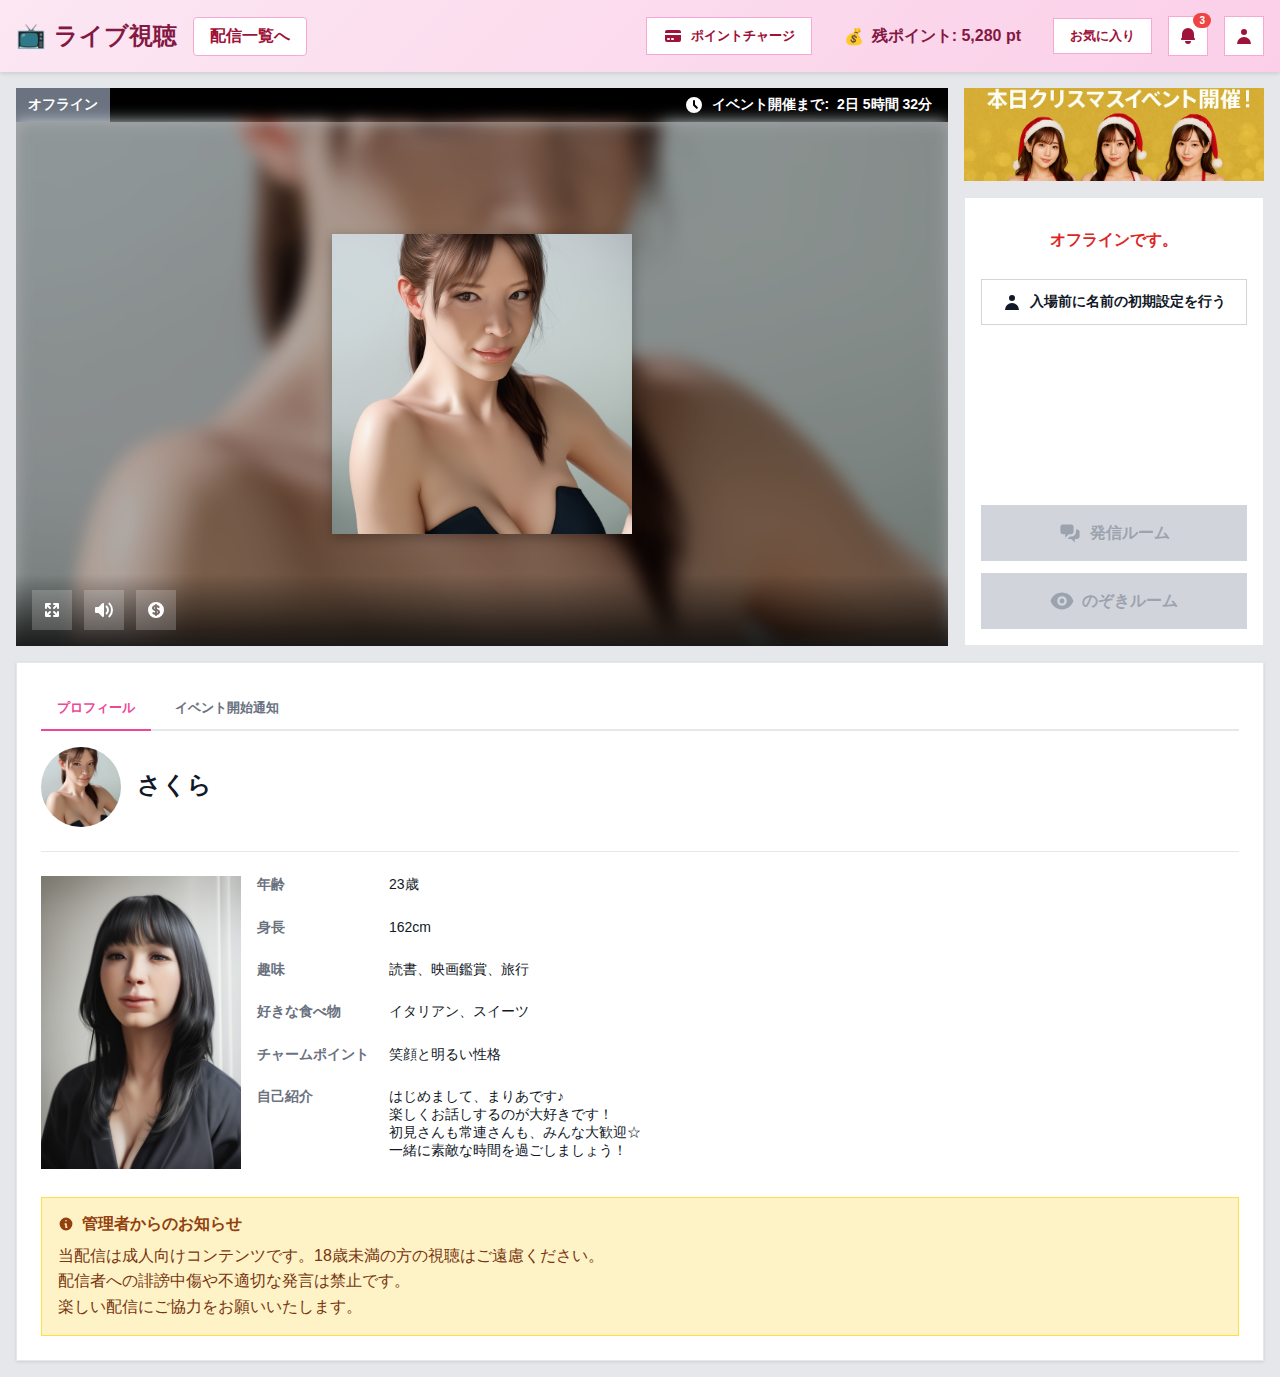
<file: viewer/watch-offline.html>
<!DOCTYPE html>
<html lang="ja">
<head>
    <meta charset="UTF-8">
    <meta name="viewport" content="width=device-width, initial-scale=1.0">
    <title>入室前 - ライブ視聴</title>
    <script>
        // ヘッダー設定
        window.headerConfig = {
            title: 'ライブ視聴',
            points: '5,280',
            notificationCount: 3,
            showBackButton: true,
            backUrl: 'stream-list.html'
        };
    </script>
    <script src="../common/header.js"></script>
    <script src="../common/point-modal.js"></script>
    <script src="../common/handle-name-modal.js"></script>
    <style id="header-styles"></style>
    <style id="point-modal-styles"></style>
    <style id="handle-name-modal-styles"></style>
    <script>
        document.addEventListener('DOMContentLoaded', () => {
            // ヘッダースタイルを動的に挿入
            if (window.ViewerHeader) {
                const tempHeader = new window.ViewerHeader();
                document.getElementById('header-styles').textContent = tempHeader.getHeaderStyles();
            }

            // ポイントモーダルスタイルを動的に挿入
            if (typeof getPointModalStyles === 'function') {
                document.getElementById('point-modal-styles').textContent = getPointModalStyles();
            }

            // ハンドル名モーダルスタイルを動的に挿入
            if (typeof getHandleNameModalStyles === 'function') {
                document.getElementById('handle-name-modal-styles').textContent = getHandleNameModalStyles();
            }
        });
    </script>
    <style>
        * {
            margin: 0;
            padding: 0;
            box-sizing: border-box;
        }

        body {
            font-family: -apple-system, BlinkMacSystemFont, 'Segoe UI', 'Helvetica Neue', Arial, sans-serif;
            background-color: #e5e7eb;
            color: #111827;
        }

        .main-container {
            max-width: 1600px;
            margin: 0 auto;
            padding: 1rem;
        }

        .video-section {
            display: grid;
            grid-template-columns: 1fr 300px;
            gap: 1rem;
            margin-bottom: 1rem;
        }

        .video-wrapper {
            position: relative;
            background: #000;
            border-radius: 0;
            overflow: hidden;
        }

        .room-status-bar {
            background: #000;
            color: white;
            display: flex;
            align-items: stretch;
            justify-content: space-between;
            padding: 0 1rem 0 0;
            font-size: 0.875rem;
        }

        .room-type {
            background: #6b7280;
            color: white;
            padding: 0.5rem 0.75rem;
            font-weight: 600;
            display: flex;
            align-items: center;
        }

        .event-countdown {
            display: flex;
            align-items: center;
            gap: 0.5rem;
            color: white;
            font-weight: 600;
        }

        .video-player {
            width: 100%;
            aspect-ratio: 16 / 9;
            background: linear-gradient(135deg, #f3f4f6 0%, #e5e7eb 100%);
            display: flex;
            align-items: center;
            justify-content: center;
            position: relative;
        }

        .video-player img {
            width: 100%;
            height: 100%;
            object-fit: cover;
            filter: blur(8px);
        }

        .player-overlay {
            position: absolute;
            inset: 0;
            background: rgba(0, 0, 0, 0.3);
            display: flex;
            align-items: center;
            justify-content: center;
            flex-direction: column;
            gap: 1rem;
        }

        .preview-image {
            width: 300px;
            height: 300px;
            overflow: hidden;
            box-shadow: 0 4px 12px rgba(0, 0, 0, 0.3);
        }

        .preview-image img {
            width: 100%;
            height: 100%;
            object-fit: cover;
            filter: none;
        }

        .play-icon {
            width: 5rem;
            height: 5rem;
            background: rgba(236, 72, 153, 0.8);
            border-radius: 50%;
            display: flex;
            align-items: center;
            justify-content: center;
            cursor: pointer;
            transition: transform 0.2s;
        }

        .play-icon:hover {
            transform: scale(1.1);
            background: rgba(236, 72, 153, 1);
        }

        .video-controls {
            position: absolute;
            bottom: 0;
            left: 0;
            right: 0;
            background: linear-gradient(to top, rgba(0,0,0,0.8), transparent);
            padding: 1rem;
            display: flex;
            align-items: center;
            gap: 0.75rem;
        }

        .control-btn {
            background: rgba(255, 255, 255, 0.2);
            border: none;
            color: white;
            width: 2.5rem;
            height: 2.5rem;
            border-radius: 0;
            cursor: pointer;
            display: flex;
            align-items: center;
            justify-content: center;
            transition: background 0.2s;
        }

        .control-btn:hover {
            background: rgba(255, 255, 255, 0.3);
        }

        .right-sidebar {
            display: flex;
            flex-direction: column;
            gap: 1rem;
            height: 100%;
        }

        .banner-side {
            background: white;
            overflow: hidden;
        }

        .banner-side img {
            width: 100%;
            height: auto;
            display: block;
        }

        .action-buttons {
            background: white;
            border-radius: 0;
            padding: 1rem;
            display: flex;
            flex-direction: column;
            gap: 0.75rem;
            border: 1px solid #e5e7eb;
            flex: 1;
        }

        .offline-message {
            color: #dc2626;
            font-size: 1rem;
            font-weight: 700;
            text-align: center;
            padding: 1rem 0;
        }

        .name-setup-btn {
            background: white;
            color: #111827;
            border: 1px solid #d1d5db;
            padding: 0.75rem 1rem;
            border-radius: 0;
            font-size: 0.875rem;
            font-weight: 600;
            cursor: pointer;
            transition: all 0.2s;
            display: flex;
            align-items: center;
            justify-content: center;
            gap: 0.5rem;
        }

        .name-setup-btn:hover {
            background: #f9fafb;
            box-shadow: 0 2px 8px rgba(0, 0, 0, 0.1);
        }

        .button-group {
            margin-top: auto;
            display: flex;
            flex-direction: column;
            gap: 0.75rem;
        }

        .action-btn {
            background: #ec4899;
            color: white;
            border: none;
            padding: 1rem;
            border-radius: 0;
            font-size: 1rem;
            font-weight: 600;
            cursor: pointer;
            transition: all 0.2s;
            display: flex;
            align-items: center;
            justify-content: center;
            gap: 0.5rem;
        }

        .action-btn:hover {
            background: #db2777;
            transform: translateY(-2px);
            box-shadow: 0 4px 12px rgba(236, 72, 153, 0.4);
        }

        .action-btn.secondary {
            background: #ec4899;
        }

        .action-btn.secondary:hover {
            background: #db2777;
            box-shadow: 0 4px 12px rgba(236, 72, 153, 0.4);
        }

        .action-btn:disabled {
            background: #d1d5db;
            color: #9ca3af;
            cursor: not-allowed;
            transform: none;
            box-shadow: none;
        }

        .action-btn:disabled:hover {
            background: #d1d5db;
            transform: none;
            box-shadow: none;
        }

        .info-panel {
            background: white;
            border-radius: 0;
            padding: 1.5rem;
            box-shadow: 0 1px 3px rgba(0, 0, 0, 0.1);
            border: 1px solid #e5e7eb;
        }

        .tabs {
            display: flex;
            gap: 0.5rem;
            margin-bottom: 1rem;
            border-bottom: 2px solid #e5e7eb;
        }

        .tab {
            background: transparent;
            border: none;
            color: #6b7280;
            padding: 0.75rem 1rem;
            cursor: pointer;
            font-weight: 600;
            border-bottom: 2px solid transparent;
            margin-bottom: -2px;
            transition: all 0.2s;
        }

        .tab.active {
            color: #ec4899;
            border-bottom-color: #ec4899;
        }

        .tab-content {
            color: #374151;
        }

        .profile-section {
            display: flex;
            align-items: center;
            gap: 1rem;
            margin-bottom: 1.5rem;
            padding-bottom: 1.5rem;
            border-bottom: 1px solid #e5e7eb;
        }

        .profile-square-image {
            width: 8rem;
            height: 8rem;
            overflow: hidden;
            flex-shrink: 0;
        }

        .profile-square-image img {
            width: 100%;
            height: 100%;
            object-fit: cover;
        }

        .profile-avatar {
            width: 5rem;
            height: 5rem;
            border-radius: 50%;
            overflow: hidden;
            flex-shrink: 0;
        }

        .profile-avatar img {
            width: 100%;
            height: 100%;
            object-fit: cover;
        }

        .profile-info h2 {
            font-size: 1.5rem;
            color: #111827;
            margin-bottom: 0.25rem;
        }

        .profile-meta {
            display: flex;
            gap: 0.75rem;
            font-size: 0.875rem;
            color: #6b7280;
        }

        .meta-item {
            display: flex;
            align-items: center;
            gap: 0.25rem;
        }

        .profile-details-wrapper {
            display: flex;
            gap: 1rem;
        }

        .profile-detail-image {
            width: 200px;
            height: auto;
            flex-shrink: 0;
        }

        .profile-detail-image img {
            width: 100%;
            height: auto;
            object-fit: cover;
        }

        .profile-details {
            display: grid;
            grid-template-columns: 120px 1fr;
            gap: 0.75rem;
            font-size: 0.875rem;
            flex: 1;
        }

        .detail-label {
            color: #6b7280;
            font-weight: 600;
        }

        .detail-value {
            color: #111827;
        }

        .admin-comment-section {
            background: #fef3c7;
            border-radius: 0;
            padding: 1rem;
            margin-top: 1.5rem;
            border: 1px solid #fde047;
        }

        .admin-comment-section h3 {
            font-size: 1rem;
            color: #92400e;
            margin-bottom: 0.5rem;
            display: flex;
            align-items: center;
            gap: 0.5rem;
        }

        .admin-comment-section p {
            color: #78350f;
            line-height: 1.6;
        }

        .event-notification-section {
            padding: 1.5rem 0;
        }

        .event-notification-title {
            color: #ec4899;
            font-size: 1.125rem;
            font-weight: 700;
            margin-bottom: 1rem;
            display: flex;
            align-items: center;
            gap: 0.5rem;
        }

        .event-notification-description {
            background: #f9fafb;
            border-left: 3px solid #ec4899;
            padding: 1rem;
            margin-bottom: 2rem;
            color: #6b7280;
            font-size: 0.875rem;
            line-height: 1.6;
        }

        .event-notification-status-wrapper {
            display: flex;
            justify-content: flex-start;
            margin-bottom: 2rem;
        }

        .event-notification-status-box {
            background: #f9fafb;
            border: 1px solid #e5e7eb;
            padding: 1.5rem;
            width: 50%;
        }

        .event-status-row {
            display: flex;
            align-items: center;
            justify-content: space-between;
            font-size: 1rem;
        }

        .event-status-label {
            color: #111827;
            font-weight: 600;
        }

        .event-status-value {
            color: #6b7280;
        }

        .event-action-wrapper {
            display: flex;
            justify-content: flex-end;
        }

        .event-action-container {
            display: flex;
            flex-direction: column;
            align-items: center;
            gap: 1rem;
            background: #f3f4f6;
            padding: 1.5rem;
        }

        .event-register-btn {
            background: #f59e0b;
            color: white;
            border: none;
            padding: 1rem 3rem;
            font-size: 1rem;
            font-weight: 600;
            cursor: pointer;
            transition: all 0.2s;
        }

        .event-register-btn:hover {
            background: #d97706;
            transform: translateY(-2px);
            box-shadow: 0 4px 12px rgba(245, 158, 11, 0.4);
        }

        .email-settings-link {
            color: #ec4899;
            text-decoration: none;
            font-size: 0.875rem;
            transition: color 0.2s;
        }

        .email-settings-link:hover {
            color: #db2777;
            text-decoration: underline;
        }

        .tab-content-profile,
        .tab-content-event {
            display: none;
        }

        .tab-content-profile.active,
        .tab-content-event.active {
            display: block;
        }
    </style>
</head>
<body>
    <!-- Header（共通コンポーネント） -->
    <div id="viewer-header"></div>

    <!-- Main Content -->
    <div class="main-container">
        <!-- Video and Action Buttons -->
        <div class="video-section">
            <!-- Video Player -->
            <div class="video-wrapper">
                <!-- Room Status Bar -->
                <div class="room-status-bar">
                    <div class="room-type">オフライン</div>
                    <div class="event-countdown">
                        <svg width="20" height="20" fill="currentColor" viewBox="0 0 20 20">
                            <path fill-rule="evenodd" d="M10 18a8 8 0 100-16 8 8 0 000 16zm1-12a1 1 0 10-2 0v4a1 1 0 00.293.707l2.828 2.829a1 1 0 101.415-1.415L11 9.586V6z" clip-rule="evenodd" />
                        </svg>
                        <span>イベント開催まで:</span>
                        <span><strong>2日 5時間 32分</strong></span>
                    </div>
                </div>

                <div class="video-player">
                    <img src="../images/actress/actress_02.png" alt="さくら">
                    <div class="player-overlay">
                        <div class="preview-image">
                            <img src="../images/actress/actress_02.png" alt="さくら">
                        </div>
                    </div>
                </div>

                <!-- Video Controls -->
                <div class="video-controls">
                    <button class="control-btn" title="フルスクリーン">
                        <svg width="20" height="20" fill="currentColor" viewBox="0 0 20 20">
                            <path d="M3 4a1 1 0 011-1h4a1 1 0 010 2H6.414l2.293 2.293a1 1 0 01-1.414 1.414L5 6.414V8a1 1 0 01-2 0V4zm9 1a1 1 0 010-2h4a1 1 0 011 1v4a1 1 0 01-2 0V6.414l-2.293 2.293a1 1 0 11-1.414-1.414L13.586 5H12zm-9 7a1 1 0 012 0v1.586l2.293-2.293a1 1 0 011.414 1.414L6.414 15H8a1 1 0 010 2H4a1 1 0 01-1-1v-4zm13-1a1 1 0 011 1v4a1 1 0 01-1 1h-4a1 1 0 010-2h1.586l-2.293-2.293a1 1 0 011.414-1.414L15 13.586V12a1 1 0 011-1z" />
                        </svg>
                    </button>
                    <button class="control-btn" title="音量">
                        <svg width="20" height="20" fill="currentColor" viewBox="0 0 20 20">
                            <path fill-rule="evenodd" d="M9.383 3.076A1 1 0 0110 4v12a1 1 0 01-1.707.707L4.586 13H2a1 1 0 01-1-1V8a1 1 0 011-1h2.586l3.707-3.707a1 1 0 011.09-.217zM14.657 2.929a1 1 0 011.414 0A9.972 9.972 0 0119 10a9.972 9.972 0 01-2.929 7.071 1 1 0 01-1.414-1.414A7.971 7.971 0 0017 10c0-2.21-.894-4.208-2.343-5.657a1 1 0 010-1.414zm-2.829 2.828a1 1 0 011.415 0A5.983 5.983 0 0115 10a5.984 5.984 0 01-1.757 4.243 1 1 0 01-1.415-1.415A3.984 3.984 0 0013 10a3.983 3.983 0 00-1.172-2.828 1 1 0 010-1.415z" clip-rule="evenodd" />
                        </svg>
                    </button>
                    <button class="control-btn" title="ポイント購入">
                        <svg width="20" height="20" fill="currentColor" viewBox="0 0 20 20">
                            <path d="M8.433 7.418c.155-.103.346-.196.567-.267v1.698a2.305 2.305 0 01-.567-.267C8.07 8.34 8 8.114 8 8c0-.114.07-.34.433-.582zM11 12.849v-1.698c.22.071.412.164.567.267.364.243.433.468.433.582 0 .114-.07.34-.433.582a2.305 2.305 0 01-.567.267z" />
                            <path fill-rule="evenodd" d="M10 18a8 8 0 100-16 8 8 0 000 16zm1-13a1 1 0 10-2 0v.092a4.535 4.535 0 00-1.676.662C6.602 6.234 6 7.009 6 8c0 .99.602 1.765 1.324 2.246.48.32 1.054.545 1.676.662v1.941c-.391-.127-.68-.317-.843-.504a1 1 0 10-1.51 1.31c.562.649 1.413 1.076 2.353 1.253V15a1 1 0 102 0v-.092a4.535 4.535 0 001.676-.662C13.398 13.766 14 12.991 14 12c0-.99-.602-1.765-1.324-2.246A4.535 4.535 0 0011 9.092V7.151c.391.127.68.317.843.504a1 1 0 101.511-1.31c-.563-.649-1.413-1.076-2.354-1.253V5z" clip-rule="evenodd" />
                        </svg>
                    </button>
                </div>
            </div>

            <!-- Right Sidebar -->
            <div class="right-sidebar">
                <!-- Banner Area -->
                <div class="banner-side">
                    <img src="../images/banner/banner_02.png" alt="バナー">
                </div>

                <!-- Action Buttons -->
                <div class="action-buttons">
                    <div class="offline-message">オフラインです。</div>
                    <button class="name-setup-btn" onclick="openHandleNameModal()">
                        <svg width="20" height="20" fill="currentColor" viewBox="0 0 20 20">
                            <path fill-rule="evenodd" d="M10 9a3 3 0 100-6 3 3 0 000 6zm-7 9a7 7 0 1114 0H3z" clip-rule="evenodd" />
                        </svg>
                        入場前に名前の初期設定を行う
                    </button>

                    <div class="button-group">
                        <button class="action-btn" disabled>
                            <svg width="24" height="24" fill="currentColor" viewBox="0 0 20 20">
                                <path d="M2 5a2 2 0 012-2h7a2 2 0 012 2v4a2 2 0 01-2 2H9l-3 3v-3H4a2 2 0 01-2-2V5z" />
                                <path d="M15 7v2a4 4 0 01-4 4H9.828l-1.766 1.767c.28.149.599.233.938.233h2l3 3v-3h2a2 2 0 002-2V9a2 2 0 00-2-2h-1z" />
                            </svg>
                            発信ルーム
                        </button>
                        <button class="action-btn secondary" disabled>
                            <svg width="24" height="24" fill="currentColor" viewBox="0 0 20 20">
                                <path d="M10 12a2 2 0 100-4 2 2 0 000 4z" />
                                <path fill-rule="evenodd" d="M.458 10C1.732 5.943 5.522 3 10 3s8.268 2.943 9.542 7c-1.274 4.057-5.064 7-9.542 7S1.732 14.057.458 10zM14 10a4 4 0 11-8 0 4 4 0 018 0z" clip-rule="evenodd" />
                            </svg>
                            のぞきルーム
                        </button>
                    </div>
                </div>
            </div>
        </div>

        <!-- Profile Information -->
        <div class="info-panel">
            <div class="tabs">
                <button class="tab active" onclick="switchTab('profile')">プロフィール</button>
                <button class="tab" onclick="switchTab('event')">イベント開始通知</button>
            </div>

            <!-- プロフィールタブコンテンツ -->
            <div class="tab-content-profile active">
                <!-- Profile Section -->
                <div class="profile-section">
                    <div class="profile-avatar">
                        <img src="../images/actress/actress_02.png" alt="さくら">
                    </div>
                    <div class="profile-info">
                        <h2>さくら</h2>
                    </div>
                </div>

                <!-- Profile Details -->
                <div class="profile-details-wrapper">
                    <div class="profile-detail-image">
                        <img src="../images/actress/actress_01.png" alt="まりあ">
                    </div>
                    <div class="profile-details">
                        <div class="detail-label">年齢</div>
                        <div class="detail-value">23歳</div>

                        <div class="detail-label">身長</div>
                        <div class="detail-value">162cm</div>

                        <div class="detail-label">趣味</div>
                        <div class="detail-value">読書、映画鑑賞、旅行</div>

                        <div class="detail-label">好きな食べ物</div>
                        <div class="detail-value">イタリアン、スイーツ</div>

                        <div class="detail-label">チャームポイント</div>
                        <div class="detail-value">笑顔と明るい性格</div>

                        <div class="detail-label">自己紹介</div>
                        <div class="detail-value">
                            はじめまして、まりあです♪<br>
                            楽しくお話しするのが大好きです！<br>
                            初見さんも常連さんも、みんな大歓迎☆<br>
                            一緒に素敵な時間を過ごしましょう！
                        </div>
                    </div>
                </div>

                <!-- Admin Comment -->
                <div class="admin-comment-section">
                    <h3>
                        <svg width="16" height="16" fill="currentColor" viewBox="0 0 20 20">
                            <path fill-rule="evenodd" d="M18 10a8 8 0 11-16 0 8 8 0 0116 0zm-7-4a1 1 0 11-2 0 1 1 0 012 0zM9 9a1 1 0 000 2v3a1 1 0 001 1h1a1 1 0 100-2v-3a1 1 0 00-1-1H9z" clip-rule="evenodd" />
                        </svg>
                        管理者からのお知らせ
                    </h3>
                    <p>
                        当配信は成人向けコンテンツです。18歳未満の方の視聴はご遠慮ください。<br>
                        配信者への誹謗中傷や不適切な発言は禁止です。<br>
                        楽しい配信にご協力をお願いいたします。
                    </p>
                </div>
            </div>

            <!-- イベント開始通知タブコンテンツ -->
            <div class="tab-content-event">
                <div class="event-notification-section">
                    <h3 class="event-notification-title">
                        <svg width="20" height="20" fill="currentColor" viewBox="0 0 20 20">
                            <path d="M10 2a6 6 0 00-6 6v3.586l-.707.707A1 1 0 004 14h12a1 1 0 00.707-1.707L16 11.586V8a6 6 0 00-6-6zM10 18a3 3 0 01-3-3h6a3 3 0 01-3 3z" />
                        </svg>
                        イベント開始通知
                    </h3>

                    <div class="event-notification-description">
                        ※イベント開始前、約30分以内にFANZAからイベントの開始通知メールを送信します
                    </div>

                    <div class="event-notification-status-wrapper">
                        <div class="event-notification-status-box">
                            <div class="event-status-row">
                                <span class="event-status-label">イベント開始通知</span>
                                <span class="event-status-value">未登録</span>
                            </div>
                        </div>
                    </div>

                    <div class="event-action-wrapper">
                        <div class="event-action-container">
                            <button class="event-register-btn">通知登録する</button>
                            <a href="#" class="email-settings-link" onclick="openHandleNameModal(); return false;">受信メールアドレスの設定はこちら</a>
                        </div>
                    </div>
                </div>
            </div>
        </div>
    </div>

    <!-- ポイントチャージモーダル -->
    <div class="modal-overlay" id="points-modal" style="display: none; position: fixed; inset: 0; background: rgba(0, 0, 0, 0.5); align-items: center; justify-content: center; z-index: 1000;">
        <div class="modal" style="background: white; border-radius: 0; padding: 2rem; max-width: 500px; width: 90%; box-shadow: 0 4px 12px rgba(0, 0, 0, 0.2);">
            <div class="modal-header" style="display: flex; justify-content: space-between; align-items: center; margin-bottom: 1.5rem;">
                <h3 style="font-size: 1.25rem; font-weight: 700;">💰 ポイントチャージ</h3>
                <button class="modal-close" data-modal-close style="background: none; border: none; font-size: 2rem; cursor: pointer; color: #6b7280; line-height: 1;">×</button>
            </div>
            <div class="modal-content" style="margin-bottom: 1.5rem;">
                <p style="text-align: center; margin-bottom: 1rem;">ポイントチャージ機能（モック）</p>
            </div>
            <div class="modal-footer" style="display: flex; justify-content: flex-end; gap: 0.75rem;">
                <button class="btn-secondary" data-modal-close style="background: white; color: #6b7280; border: 2px solid #e5e7eb; padding: 0.75rem 2rem; border-radius: 0; font-weight: 600; cursor: pointer; transition: all 0.2s;">閉じる</button>
            </div>
        </div>
    </div>

    <script>
        // モーダル制御
        document.querySelectorAll('[data-modal-open]').forEach(button => {
            button.addEventListener('click', function() {
                const modalId = this.getAttribute('data-modal-open');
                const modal = document.getElementById(modalId);
                if (modal) {
                    modal.style.display = 'flex';
                }
            });
        });

        document.querySelectorAll('[data-modal-close]').forEach(button => {
            button.addEventListener('click', function() {
                const modal = this.closest('.modal-overlay');
                if (modal) {
                    modal.style.display = 'none';
                }
            });
        });

        // モーダルオーバーレイクリックで閉じる
        document.querySelectorAll('.modal-overlay').forEach(overlay => {
            overlay.addEventListener('click', function(e) {
                if (e.target === this) {
                    this.style.display = 'none';
                }
            });
        });

        // タブ切り替え機能
        function switchTab(tabName) {
            // タブボタンのアクティブ状態を切り替え
            const tabs = document.querySelectorAll('.tabs .tab');
            tabs.forEach((tab, index) => {
                if ((tabName === 'profile' && index === 0) || (tabName === 'event' && index === 1)) {
                    tab.classList.add('active');
                } else {
                    tab.classList.remove('active');
                }
            });

            // タブコンテンツの表示を切り替え
            const profileContent = document.querySelector('.tab-content-profile');
            const eventContent = document.querySelector('.tab-content-event');

            if (tabName === 'profile') {
                profileContent.classList.add('active');
                eventContent.classList.remove('active');
            } else if (tabName === 'event') {
                profileContent.classList.remove('active');
                eventContent.classList.add('active');
            }
        }
    </script>
</body>
</html>
</file>
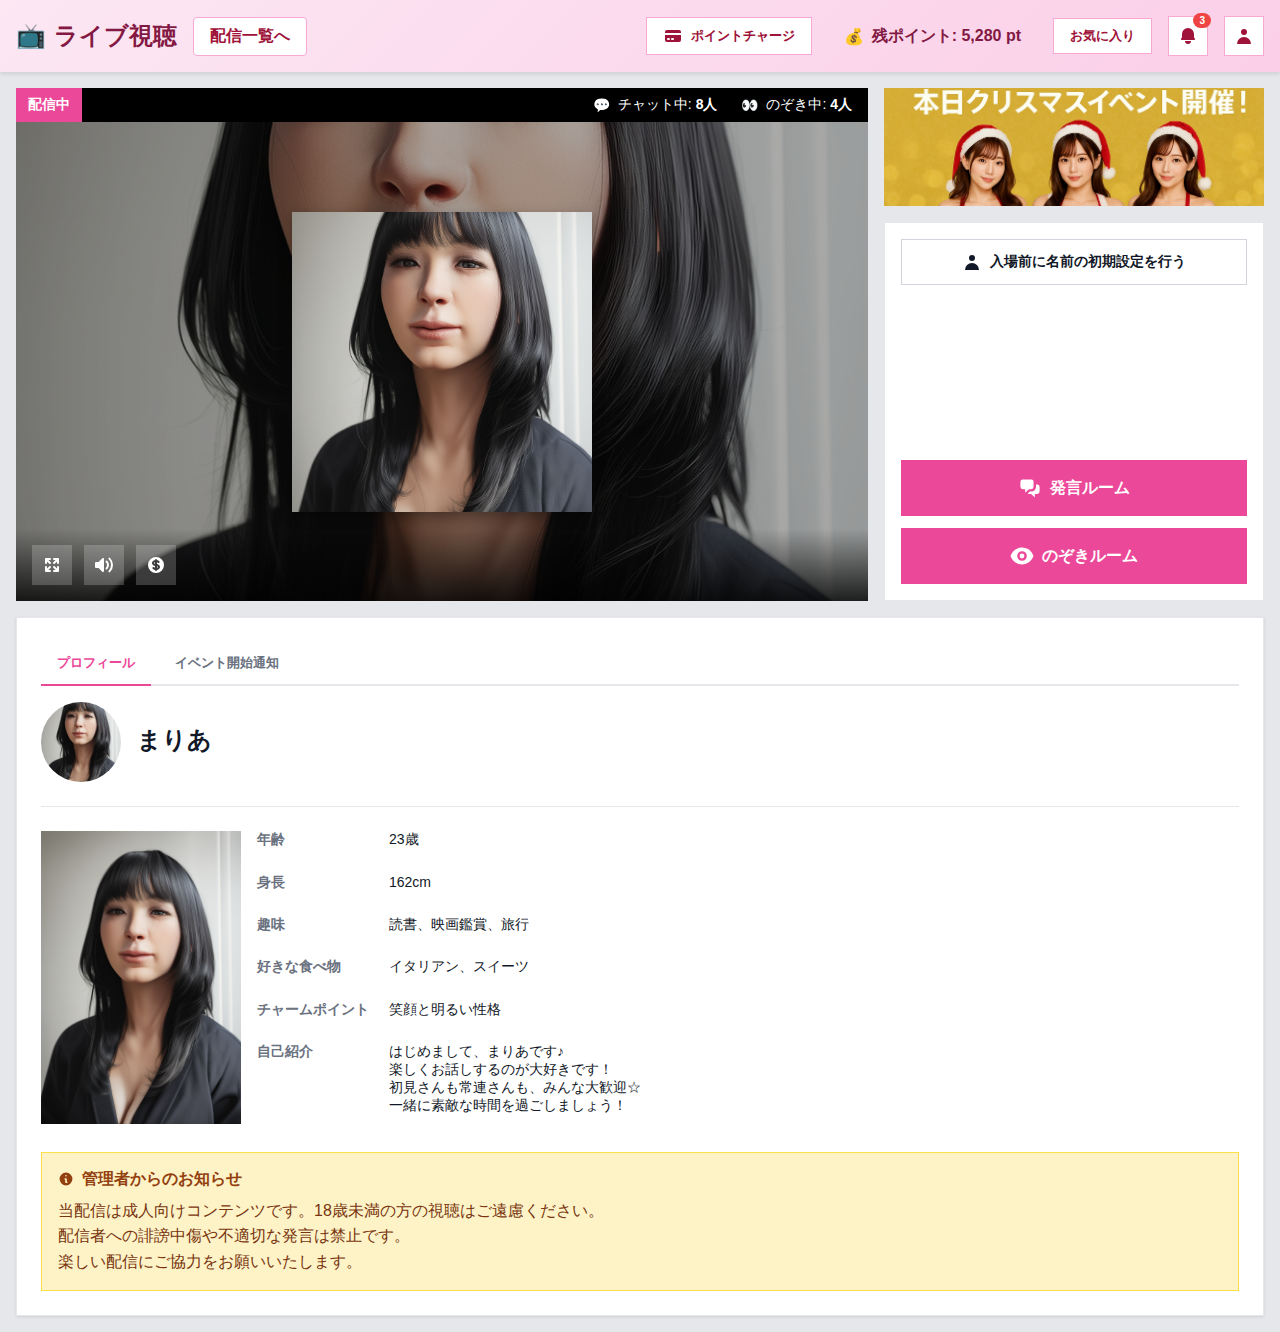
<file: viewer/watch-online.html>
<!DOCTYPE html>
<html lang="ja">
<head>
    <meta charset="UTF-8">
    <meta name="viewport" content="width=device-width, initial-scale=1.0">
    <title>配信視聴 - ライブ配信プラットフォーム</title>
    <script>
        // ヘッダー設定
        window.headerConfig = {
            title: 'ライブ視聴',
            points: '5,280',
            notificationCount: 3,
            showBackButton: true,
            backUrl: 'stream-list.html',
            backText: '配信一覧へ',
            backOnClick: null
        };
    </script>
    <script src="../common/header.js"></script>
    <script src="../common/point-modal.js"></script>
    <script src="../common/handle-name-modal.js"></script>
    <style id="header-styles"></style>
    <style id="point-modal-styles"></style>
    <style id="handle-name-modal-styles"></style>
    <script>
        document.addEventListener('DOMContentLoaded', () => {
            // ヘッダースタイルを動的に挿入
            if (window.ViewerHeader) {
                const tempHeader = new window.ViewerHeader();
                document.getElementById('header-styles').textContent = tempHeader.getHeaderStyles();
            }

            // ポイントモーダルスタイルを動的に挿入
            if (typeof getPointModalStyles === 'function') {
                document.getElementById('point-modal-styles').textContent = getPointModalStyles();
            }

            // ハンドル名モーダルスタイルを動的に挿入
            if (typeof getHandleNameModalStyles === 'function') {
                document.getElementById('handle-name-modal-styles').textContent = getHandleNameModalStyles();
            }
        });
    </script>
    <style>
        * {
            margin: 0;
            padding: 0;
            box-sizing: border-box;
        }

        body {
            font-family: -apple-system, BlinkMacSystemFont, 'Segoe UI', 'Helvetica Neue', Arial, sans-serif;
            background-color: #e5e7eb;
            color: #111827;
        }

        .exit-btn {
            background: white;
            color: #dc2626;
            padding: 0.5rem 1rem;
            border: 1px solid #fca5a5;
            text-decoration: none;
            font-weight: 600;
            display: flex;
            align-items: center;
            gap: 0.5rem;
            transition: all 0.2s;
            cursor: pointer;
            white-space: nowrap;
        }

        .exit-btn:hover {
            background: #dc2626;
            color: white;
            border-color: #dc2626;
        }

        .main-container {
            max-width: 1600px;
            margin: 0 auto;
            padding: 1rem;
        }

        .video-section {
            display: grid;
            grid-template-columns: 1fr 380px;
            gap: 1rem;
            margin-bottom: 1rem;
        }

        .video-wrapper {
            position: relative;
            background: #000;
            border-radius: 0;
            overflow: hidden;
        }

        .room-status-bar {
            background: #000;
            color: white;
            display: flex;
            align-items: stretch;
            justify-content: space-between;
            padding: 0 1rem 0 0;
            font-size: 0.875rem;
        }

        .room-type {
            background: #6b7280;
            color: white;
            padding: 0.5rem 0.75rem;
            font-weight: 600;
            display: flex;
            align-items: center;
        }

        .room-type.pink {
            background: #ec4899;
        }

        .room-type.purple {
            background: #8b5cf6;
        }

        .event-countdown {
            display: flex;
            align-items: center;
            gap: 0.5rem;
            color: white;
            font-weight: 600;
        }

        .viewer-counts {
            display: flex;
            gap: 1.5rem;
            color: white;
        }

        .count-item {
            display: flex;
            align-items: center;
            gap: 0.5rem;
        }

        .video-player {
            width: 100%;
            aspect-ratio: 16 / 9;
            background: linear-gradient(135deg, #f3f4f6 0%, #e5e7eb 100%);
            display: flex;
            align-items: center;
            justify-content: center;
            position: relative;
        }

        .video-player img {
            width: 100%;
            height: 100%;
            object-fit: cover;
        }

        [data-show-state="before-entry"] .video-player img {
            filter: blur(8px);
        }

        .player-overlay {
            position: absolute;
            inset: 0;
            background: rgba(0, 0, 0, 0.3);
            display: flex;
            align-items: center;
            justify-content: center;
            flex-direction: column;
            gap: 1rem;
        }

        .preview-image {
            width: 300px;
            height: 300px;
            overflow: hidden;
            box-shadow: 0 4px 12px rgba(0, 0, 0, 0.3);
        }

        .preview-image img {
            width: 100%;
            height: 100%;
            object-fit: cover;
            filter: none;
        }

        .video-controls {
            position: absolute;
            bottom: 0;
            left: 0;
            right: 0;
            background: linear-gradient(to top, rgba(0,0,0,0.8), transparent);
            padding: 1rem;
            display: flex;
            align-items: center;
            gap: 0.75rem;
        }

        .control-btn {
            background: rgba(255, 255, 255, 0.2);
            border: none;
            color: white;
            width: 2.5rem;
            height: 2.5rem;
            border-radius: 0;
            cursor: pointer;
            display: flex;
            align-items: center;
            justify-content: center;
            transition: background 0.2s;
        }

        .control-btn:hover {
            background: rgba(255, 255, 255, 0.3);
        }

        .right-sidebar {
            display: flex;
            flex-direction: column;
            gap: 1rem;
            height: 100%;
        }

        .banner-side {
            background: white;
            overflow: hidden;
        }

        .banner-side img {
            width: 100%;
            height: auto;
            display: block;
        }

        .action-buttons {
            background: white;
            border-radius: 0;
            padding: 1rem;
            display: flex;
            flex-direction: column;
            gap: 0.75rem;
            border: 1px solid #e5e7eb;
            flex: 1;
        }

        .offline-message {
            color: #dc2626;
            font-size: 1rem;
            font-weight: 700;
            text-align: center;
            padding: 1rem 0;
        }

        .name-setup-btn {
            background: white;
            color: #111827;
            border: 1px solid #d1d5db;
            padding: 0.75rem 1rem;
            border-radius: 0;
            font-size: 0.875rem;
            font-weight: 600;
            cursor: pointer;
            transition: all 0.2s;
            display: flex;
            align-items: center;
            justify-content: center;
            gap: 0.5rem;
        }

        .name-setup-btn:hover {
            background: #f9fafb;
            box-shadow: 0 2px 8px rgba(0, 0, 0, 0.1);
        }

        .button-group {
            margin-top: auto;
            display: flex;
            flex-direction: column;
            gap: 0.75rem;
        }

        .action-btn {
            background: #ec4899;
            color: white;
            border: none;
            padding: 1rem;
            border-radius: 0;
            font-size: 1rem;
            font-weight: 600;
            cursor: pointer;
            transition: all 0.2s;
            display: flex;
            align-items: center;
            justify-content: center;
            gap: 0.5rem;
        }

        .action-btn:hover {
            background: #db2777;
            transform: translateY(-2px);
            box-shadow: 0 4px 12px rgba(236, 72, 153, 0.4);
        }

        .action-btn.secondary {
            background: #ec4899;
        }

        .action-btn.secondary:hover {
            background: #db2777;
            box-shadow: 0 4px 12px rgba(236, 72, 153, 0.4);
        }

        .action-btn:disabled {
            background: #d1d5db;
            color: #9ca3af;
            cursor: not-allowed;
            opacity: 0.6;
        }

        .action-btn:disabled:hover {
            background: #d1d5db;
            transform: none;
            box-shadow: none;
        }

        .chat-panel-wrapper {
            display: flex;
            flex-direction: column;
            gap: 0.75rem;
        }

        .chat-panel {
            background: white;
            border-radius: 0;
            display: flex;
            flex-direction: column;
            height: 100%;
            box-shadow: 0 1px 3px rgba(0, 0, 0, 0.1);
            border: 1px solid #e5e7eb;
        }

        .chat-tab-content {
            display: flex;
            flex-direction: column;
            flex: 1;
            overflow: hidden;
        }

        .chat-tabs {
            display: flex;
            background: #f9fafb;
            border-radius: 0.5rem 0.5rem 0 0;
        }

        .chat-tab {
            flex: 1;
            background: transparent;
            border: none;
            color: #6b7280;
            padding: 0.75rem 1rem;
            cursor: pointer;
            font-weight: 600;
            border-bottom: 2px solid transparent;
            transition: all 0.2s;
        }

        .chat-tab.active {
            color: #ec4899;
            background: white;
            border-bottom-color: #ec4899;
        }

        .secret-message-header {
            padding: 1rem;
            border-bottom: 1px solid #e5e7eb;
            background: #f9fafb;
            font-size: 0.875rem;
            color: #6b7280;
        }

        .chat-messages {
            flex: 1;
            overflow-y: auto;
            padding: 1rem;
            display: flex;
            flex-direction: column;
            gap: 0.75rem;
        }

        .message {
            display: flex;
            flex-direction: column;
            gap: 0.25rem;
        }

        .message-header {
            display: flex;
            align-items: center;
            gap: 0.5rem;
            font-size: 0.875rem;
        }

        .message-avatar {
            width: 1.5rem;
            height: 1.5rem;
            border-radius: 50%;
            background: #ec4899;
            display: flex;
            align-items: center;
            justify-content: center;
            font-size: 0.75rem;
            color: white;
            font-weight: 700;
        }

        .message-username {
            color: #ec4899;
            font-weight: 600;
        }

        .message-time {
            color: #6b7280;
            font-size: 0.75rem;
        }

        .message-text {
            padding-left: 2rem;
            color: #374151;
            line-height: 1.5;
        }

        .message.direct .message-username {
            color: #8b5cf6;
        }

        .message.direct .message-avatar {
            background: #8b5cf6;
        }

        .message.direct {
            background: rgba(139, 92, 246, 0.1);
            padding: 0.5rem;
            border-radius: 0;
            border-left: 2px solid #8b5cf6;
        }

        .chat-input {
            padding: 0.375rem 1rem;
            border-top: 1px solid #e5e7eb;
        }

        .secret-message-header {
            padding: 1rem;
            border-bottom: 1px solid #e5e7eb;
            background: #f9fafb;
            font-size: 0.875rem;
            color: #6b7280;
        }

        .secret-message-info {
            background: #dbeafe;
            border: 1px solid #93c5fd;
            padding: 0.75rem;
            margin-bottom: 0.75rem;
            font-size: 0.875rem;
            color: #1e40af;
            display: flex;
            align-items: center;
            gap: 0.5rem;
        }

        .input-wrapper {
            display: flex;
            gap: 0.5rem;
        }

        .chat-input input {
            flex: 1;
            background: #f9fafb;
            border: 1px solid #d1d5db;
            color: #111827;
            padding: 0.75rem;
            border-radius: 0;
            font-size: 0.875rem;
        }

        .chat-input input:focus {
            outline: none;
            border-color: #ec4899;
            background: white;
        }

        .chat-input input:disabled {
            background: #f3f4f6;
            color: #9ca3af;
            cursor: not-allowed;
        }

        .send-btn {
            background: #ec4899;
            color: white;
            border: none;
            padding: 0.75rem 1.5rem;
            border-radius: 0;
            font-weight: 600;
            cursor: pointer;
            transition: background 0.2s;
        }

        .send-btn:hover {
            background: #db2777;
        }

        .send-btn:disabled {
            background: #d1d5db;
            color: #9ca3af;
            cursor: not-allowed;
        }

        .info-panel {
            background: white;
            border-radius: 0;
            padding: 1.5rem;
            box-shadow: 0 1px 3px rgba(0, 0, 0, 0.1);
            border: 1px solid #e5e7eb;
        }

        .tabs {
            display: flex;
            gap: 0.5rem;
            margin-bottom: 1rem;
            border-bottom: 2px solid #e5e7eb;
        }

        .tab {
            background: transparent;
            border: none;
            color: #6b7280;
            padding: 0.75rem 1rem;
            cursor: pointer;
            font-weight: 600;
            border-bottom: 2px solid transparent;
            margin-bottom: -2px;
            transition: all 0.2s;
        }

        .tab.active {
            color: #ec4899;
            border-bottom-color: #ec4899;
        }

        .tab-content {
            color: #374151;
        }

        .profile-section {
            display: flex;
            align-items: center;
            gap: 1rem;
            margin-bottom: 1.5rem;
            padding-bottom: 1.5rem;
            border-bottom: 1px solid #e5e7eb;
        }

        .profile-square-image {
            width: 8rem;
            height: 8rem;
            overflow: hidden;
            flex-shrink: 0;
        }

        .profile-square-image img {
            width: 100%;
            height: 100%;
            object-fit: cover;
        }

        .profile-avatar {
            width: 5rem;
            height: 5rem;
            border-radius: 50%;
            overflow: hidden;
            flex-shrink: 0;
        }

        .profile-avatar img {
            width: 100%;
            height: 100%;
            object-fit: cover;
        }

        .profile-info h2 {
            font-size: 1.5rem;
            color: #111827;
            margin-bottom: 0.25rem;
        }

        .profile-meta {
            display: flex;
            gap: 0.75rem;
            font-size: 0.875rem;
            color: #6b7280;
        }

        .meta-item {
            display: flex;
            align-items: center;
            gap: 0.25rem;
        }

        .profile-details-wrapper {
            display: flex;
            gap: 1rem;
        }

        .profile-detail-image {
            width: 200px;
            height: auto;
            flex-shrink: 0;
        }

        .profile-detail-image img {
            width: 100%;
            height: auto;
            object-fit: cover;
        }

        .profile-details {
            display: grid;
            grid-template-columns: 120px 1fr;
            gap: 0.75rem;
            font-size: 0.875rem;
            flex: 1;
        }

        .detail-label {
            color: #6b7280;
            font-weight: 600;
        }

        .detail-value {
            color: #111827;
        }

        .admin-comment-section {
            background: #fef3c7;
            border-radius: 0;
            padding: 1rem;
            margin-top: 1.5rem;
            border: 1px solid #fde047;
        }

        .admin-comment-section h3 {
            font-size: 1rem;
            color: #92400e;
            margin-bottom: 0.5rem;
            display: flex;
            align-items: center;
            gap: 0.5rem;
        }

        .admin-comment-section p {
            color: #78350f;
            line-height: 1.6;
        }

        .event-notification-section {
            padding: 1.5rem 0;
        }

        .event-notification-title {
            color: #ec4899;
            font-size: 1.125rem;
            font-weight: 700;
            margin-bottom: 1rem;
            display: flex;
            align-items: center;
            gap: 0.5rem;
        }

        .event-notification-description {
            background: #f9fafb;
            border-left: 3px solid #ec4899;
            padding: 1rem;
            margin-bottom: 2rem;
            color: #6b7280;
            font-size: 0.875rem;
            line-height: 1.6;
        }

        .event-notification-status-wrapper {
            display: flex;
            justify-content: flex-start;
            margin-bottom: 2rem;
        }

        .event-notification-status-box {
            background: #f9fafb;
            border: 1px solid #e5e7eb;
            padding: 1.5rem;
            width: 50%;
        }

        .event-status-row {
            display: flex;
            align-items: center;
            justify-content: space-between;
            font-size: 1rem;
        }

        .event-status-label {
            color: #111827;
            font-weight: 600;
        }

        .event-status-value {
            color: #6b7280;
        }

        .event-action-wrapper {
            display: flex;
            justify-content: flex-end;
        }

        .event-action-container {
            display: flex;
            flex-direction: column;
            align-items: center;
            gap: 1rem;
            background: #f3f4f6;
            padding: 1.5rem;
        }

        .event-register-btn {
            background: #f59e0b;
            color: white;
            border: none;
            padding: 1rem 3rem;
            font-size: 1rem;
            font-weight: 600;
            cursor: pointer;
            transition: all 0.2s;
        }

        .event-register-btn:hover {
            background: #d97706;
            transform: translateY(-2px);
            box-shadow: 0 4px 12px rgba(245, 158, 11, 0.4);
        }

        .email-settings-link {
            color: #ec4899;
            text-decoration: none;
            font-size: 0.875rem;
            transition: color 0.2s;
        }

        .email-settings-link:hover {
            color: #db2777;
            text-decoration: underline;
        }

        [data-show-state] {
            display: none !important;
        }

        [data-show-state].active {
            display: block !important;
        }

        .room-status-bar[data-show-state].active {
            display: flex !important;
        }

        .viewer-counts[data-show-state].active {
            display: flex !important;
        }

        .count-item[data-show-state].active {
            display: flex !important;
        }

        [data-show-tab] {
            display: none !important;
        }

        [data-show-tab].active {
            display: block !important;
        }
    </style>
</head>
<body data-state="before-entry">
    <!-- Header（共通コンポーネント） -->
    <div id="viewer-header"></div>

    <!-- Main Content -->
    <div class="main-container">
        <!-- Video and Right Sidebar -->
        <div class="video-section" id="videoSection">
            <!-- Video Player -->
            <div class="video-wrapper">
                <!-- Room Status Bar -->
                <div class="room-status-bar">
                    <div class="room-type pink" id="roomTypeLabel">配信中</div>
                    <div class="viewer-counts">
                        <div class="count-item">
                            <span>💬</span>
                            <span>チャット中: <strong>8人</strong></span>
                        </div>
                        <div class="count-item">
                            <span>👀</span>
                            <span>のぞき中: <strong>4人</strong></span>
                        </div>
                    </div>
                </div>

                <div class="video-player">
                    <img src="../images/actress/actress_01.png" alt="まりあ">
                    <div class="player-overlay">
                        <div class="preview-image">
                            <img src="../images/actress/actress_01.png" alt="まりあ">
                        </div>
                    </div>
                </div>

                <!-- Video Controls -->
                <div class="video-controls">
                    <button class="control-btn" title="フルスクリーン">
                        <svg width="20" height="20" fill="currentColor" viewBox="0 0 20 20">
                            <path d="M3 4a1 1 0 011-1h4a1 1 0 010 2H6.414l2.293 2.293a1 1 0 01-1.414 1.414L5 6.414V8a1 1 0 01-2 0V4zm9 1a1 1 0 010-2h4a1 1 0 011 1v4a1 1 0 01-2 0V6.414l-2.293 2.293a1 1 0 11-1.414-1.414L13.586 5H12zm-9 7a1 1 0 012 0v1.586l2.293-2.293a1 1 0 011.414 1.414L6.414 15H8a1 1 0 010 2H4a1 1 0 01-1-1v-4zm13-1a1 1 0 011 1v4a1 1 0 01-1 1h-4a1 1 0 010-2h1.586l-2.293-2.293a1 1 0 011.414-1.414L15 13.586V12a1 1 0 011-1z" />
                        </svg>
                    </button>
                    <button class="control-btn" title="音量">
                        <svg width="20" height="20" fill="currentColor" viewBox="0 0 20 20">
                            <path fill-rule="evenodd" d="M9.383 3.076A1 1 0 0110 4v12a1 1 0 01-1.707.707L4.586 13H2a1 1 0 01-1-1V8a1 1 0 011-1h2.586l3.707-3.707a1 1 0 011.09-.217zM14.657 2.929a1 1 0 011.414 0A9.972 9.972 0 0119 10a9.972 9.972 0 01-2.929 7.071 1 1 0 01-1.414-1.414A7.971 7.971 0 0017 10c0-2.21-.894-4.208-2.343-5.657a1 1 0 010-1.414zm-2.829 2.828a1 1 0 011.415 0A5.983 5.983 0 0115 10a5.984 5.984 0 01-1.757 4.243 1 1 0 01-1.415-1.415A3.984 3.984 0 0013 10a3.983 3.983 0 00-1.172-2.828 1 1 0 010-1.415z" clip-rule="evenodd" />
                        </svg>
                    </button>
                    <button class="control-btn" title="ポイント購入">
                        <svg width="20" height="20" fill="currentColor" viewBox="0 0 20 20">
                            <path d="M8.433 7.418c.155-.103.346-.196.567-.267v1.698a2.305 2.305 0 01-.567-.267C8.07 8.34 8 8.114 8 8c0-.114.07-.34.433-.582zM11 12.849v-1.698c.22.071.412.164.567.267.364.243.433.468.433.582 0 .114-.07.34-.433.582a2.305 2.305 0 01-.567.267z" />
                            <path fill-rule="evenodd" d="M10 18a8 8 0 100-16 8 8 0 000 16zm1-13a1 1 0 10-2 0v.092a4.535 4.535 0 00-1.676.662C6.602 6.234 6 7.009 6 8c0 .99.602 1.765 1.324 2.246.48.32 1.054.545 1.676.662v1.941c-.391-.127-.68-.317-.843-.504a1 1 0 10-1.51 1.31c.562.649 1.413 1.076 2.353 1.253V15a1 1 0 102 0v-.092a4.535 4.535 0 001.676-.662C13.398 13.766 14 12.991 14 12c0-.99-.602-1.765-1.324-2.246A4.535 4.535 0 0011 9.092V7.151c.391.127.68.317.843.504a1 1 0 101.511-1.31c-.563-.649-1.413-1.076-2.354-1.253V5z" clip-rule="evenodd" />
                        </svg>
                    </button>
                </div>
            </div>

            <!-- Right Sidebar -->
            <div class="right-sidebar" id="beforeEntrySidebar">
                <!-- Banner Area -->
                <div class="banner-side">
                    <img src="../images/banner/banner_02.png" alt="バナー">
                </div>

                <!-- Action Buttons -->
                <div class="action-buttons">
                    <button class="name-setup-btn" onclick="openHandleNameModal()">
                        <svg width="20" height="20" fill="currentColor" viewBox="0 0 20 20">
                            <path fill-rule="evenodd" d="M10 9a3 3 0 100-6 3 3 0 000 6zm-7 9a7 7 0 1114 0H3z" clip-rule="evenodd" />
                        </svg>
                        入場前に名前の初期設定を行う
                    </button>

                    <div class="button-group">
                        <button class="action-btn" onclick="enterLiveRoom()">
                            <svg width="24" height="24" fill="currentColor" viewBox="0 0 20 20">
                                <path d="M2 5a2 2 0 012-2h7a2 2 0 012 2v4a2 2 0 01-2 2H9l-3 3v-3H4a2 2 0 01-2-2V5z" />
                                <path d="M15 7v2a4 4 0 01-4 4H9.828l-1.766 1.767c.28.149.599.233.938.233h2l3 3v-3h2a2 2 0 002-2V9a2 2 0 00-2-2h-1z" />
                            </svg>
                            発言ルーム
                        </button>
                        <button class="action-btn secondary" onclick="enterPeekRoom()">
                            <svg width="24" height="24" fill="currentColor" viewBox="0 0 20 20">
                                <path d="M10 12a2 2 0 100-4 2 2 0 000 4z" />
                                <path fill-rule="evenodd" d="M.458 10C1.732 5.943 5.522 3 10 3s8.268 2.943 9.542 7c-1.274 4.057-5.064 7-9.542 7S1.732 14.057.458 10zM14 10a4 4 0 11-8 0 4 4 0 018 0z" clip-rule="evenodd" />
                            </svg>
                            のぞきルーム
                        </button>
                    </div>
                </div>
            </div>

            <!-- Chat Panel (発言ルーム) -->
            <div class="chat-panel" id="liveRoomChat" style="display: none;">
                <div class="chat-tabs">
                    <button class="chat-tab active" onclick="switchChatTab('chat')">チャット</button>
                    <button class="chat-tab" onclick="switchChatTab('secret')">秘密メッセージ</button>
                </div>

                <!-- Chat Tab -->
                <div class="chat-tab-content active" id="chatTab">
                    <div class="chat-messages">
                        <div class="message">
                            <div class="message-header">
                                <div class="message-avatar">K</div>
                                <span class="message-username">けんた</span>
                                <span class="message-time">19:32</span>
                            </div>
                            <div class="message-text">こんばんは！今日も配信楽しみにしてました♪</div>
                        </div>

                        <div class="message">
                            <div class="message-header">
                                <div class="message-avatar">T</div>
                                <span class="message-username">たけし</span>
                                <span class="message-time">19:34</span>
                            </div>
                            <div class="message-text">今日も綺麗ですね～✨</div>
                        </div>

                        <div class="message">
                            <div class="message-header">
                                <div class="message-avatar">M</div>
                                <span class="message-username">まりあ（配信者）</span>
                                <span class="message-time">19:37</span>
                            </div>
                            <div class="message-text">いつもありがとう💕 嬉しいです！</div>
                        </div>
                    </div>

                    <div class="chat-input">
                        <div class="input-wrapper">
                            <input type="text" placeholder="メッセージを入力..." />
                            <button class="send-btn">送信</button>
                        </div>
                    </div>
                </div>

                <!-- Secret Message Tab -->
                <div class="chat-tab-content" id="secretTab" style="display: none;">
                    <div class="secret-message-header">
                        秘密メッセージ専用チャットログ
                    </div>

                    <div class="chat-messages">
                        <!-- Empty state -->
                    </div>

                    <div class="chat-input">
                        <div class="secret-message-info">
                            秘密メッセージを送る(200pt/1通)
                        </div>
                        <div class="input-wrapper">
                            <input type="text" placeholder="メッセージを入力..." />
                            <button class="send-btn">送信</button>
                        </div>
                    </div>
                </div>
            </div>

            <!-- Peek Room Chat Panel -->
            <div class="chat-panel-wrapper" id="peekRoomChat" style="display: none;">
                <div class="chat-panel">
                    <div class="chat-tabs">
                        <button class="chat-tab active" onclick="switchPeekChatTab('chat')">チャット</button>
                        <button class="chat-tab" onclick="switchPeekChatTab('secret')">秘密メッセージ</button>
                    </div>

                    <!-- Chat Tab -->
                    <div class="chat-tab-content active" id="peekChatTab">
                        <div class="chat-messages">
                            <div class="message">
                                <div class="message-header">
                                    <span class="message-username">****</span>
                                    <span class="message-time">19:32</span>
                                </div>
                                <div class="message-text">こんばんは！今日も配信楽しみにしてました♪</div>
                            </div>

                            <div class="message">
                                <div class="message-header">
                                    <span class="message-username">****</span>
                                    <span class="message-time">19:34</span>
                                </div>
                                <div class="message-text">今日も綺麗ですね～✨</div>
                            </div>

                            <div class="message">
                                <div class="message-header">
                                    <span class="message-username">まりあ（配信者）</span>
                                    <span class="message-time">19:37</span>
                                </div>
                                <div class="message-text">いつもありがとう💕 嬉しいです！</div>
                            </div>
                        </div>

                        <div class="chat-input">
                            <div class="input-wrapper">
                                <input type="text" placeholder="メッセージを入力..." disabled />
                                <button class="send-btn" disabled>送信</button>
                            </div>
                        </div>
                    </div>

                    <!-- Secret Message Tab -->
                    <div class="chat-tab-content" id="peekSecretTab" style="display: none;">
                        <div class="secret-message-header">
                            秘密メッセージ専用チャットログ
                        </div>

                        <div class="chat-messages">
                            <!-- Empty state -->
                        </div>

                        <div class="chat-input">
                            <div class="secret-message-info">
                                秘密メッセージを送る(200pt/1通)
                            </div>
                            <div class="input-wrapper">
                                <input type="text" placeholder="メッセージを入力..." disabled />
                                <button class="send-btn" disabled>送信</button>
                            </div>
                        </div>
                    </div>
                </div>

                <button class="action-btn" onclick="switchToLiveRoom()">
                    <svg width="24" height="24" fill="currentColor" viewBox="0 0 20 20">
                        <path d="M2 5a2 2 0 012-2h7a2 2 0 012 2v4a2 2 0 01-2 2H9l-3 3v-3H4a2 2 0 01-2-2V5z" />
                        <path d="M15 7v2a4 4 0 01-4 4H9.828l-1.766 1.767c.28.149.599.233.938.233h2l3 3v-3h2a2 2 0 002-2V9a2 2 0 00-2-2h-1z" />
                    </svg>
                    発言ルームへ
                </button>
            </div>
        </div>

        <!-- Profile Information -->
        <div class="info-panel">
            <div class="tabs">
                <button class="tab active" onclick="switchInfoTab('profile')">プロフィール</button>
                <button class="tab" onclick="switchInfoTab('event')">イベント開始通知</button>
            </div>

            <!-- プロフィールタブコンテンツ -->
            <div class="tab-content-profile active" data-show-tab="profile">
                    <!-- Profile Section -->
                    <div class="profile-section">
                        <div class="profile-avatar">
                            <img src="../images/actress/actress_01.png" alt="まりあ">
                        </div>
                        <div class="profile-info">
                            <h2>まりあ</h2>
                        </div>
                    </div>

                    <!-- Profile Details -->
                    <div class="profile-details-wrapper">
                        <div class="profile-detail-image">
                            <img src="../images/actress/actress_01.png" alt="まりあ">
                        </div>
                        <div class="profile-details">
                            <div class="detail-label">年齢</div>
                            <div class="detail-value">23歳</div>

                            <div class="detail-label">身長</div>
                            <div class="detail-value">162cm</div>

                            <div class="detail-label">趣味</div>
                            <div class="detail-value">読書、映画鑑賞、旅行</div>

                            <div class="detail-label">好きな食べ物</div>
                            <div class="detail-value">イタリアン、スイーツ</div>

                            <div class="detail-label">チャームポイント</div>
                            <div class="detail-value">笑顔と明るい性格</div>

                            <div class="detail-label">自己紹介</div>
                            <div class="detail-value">
                                はじめまして、まりあです♪<br>
                                楽しくお話しするのが大好きです！<br>
                                初見さんも常連さんも、みんな大歓迎☆<br>
                                一緒に素敵な時間を過ごしましょう！
                            </div>
                        </div>
                    </div>

                    <!-- Admin Comment -->
                    <div class="admin-comment-section">
                        <h3>
                            <svg width="16" height="16" fill="currentColor" viewBox="0 0 20 20">
                                <path fill-rule="evenodd" d="M18 10a8 8 0 11-16 0 8 8 0 0116 0zm-7-4a1 1 0 11-2 0 1 1 0 012 0zM9 9a1 1 0 000 2v3a1 1 0 001 1h1a1 1 0 100-2v-3a1 1 0 00-1-1H9z" clip-rule="evenodd" />
                            </svg>
                            管理者からのお知らせ
                        </h3>
                        <p>
                            当配信は成人向けコンテンツです。18歳未満の方の視聴はご遠慮ください。<br>
                            配信者への誹謗中傷や不適切な発言は禁止です。<br>
                            楽しい配信にご協力をお願いいたします。
                        </p>
                    </div>
                </div>

                <!-- Event Notification Tab -->
                <div class="tab-content-event" data-show-tab="event">
                    <div class="event-notification-section">
                        <h3 class="event-notification-title">
                            <svg width="20" height="20" fill="currentColor" viewBox="0 0 20 20">
                                <path d="M10 2a6 6 0 00-6 6v3.586l-.707.707A1 1 0 004 14h12a1 1 0 00.707-1.707L16 11.586V8a6 6 0 00-6-6zM10 18a3 3 0 01-3-3h6a3 3 0 01-3 3z" />
                            </svg>
                            イベント開始通知
                        </h3>

                        <div class="event-notification-description">
                            ※イベント開始前、約30分以内にFANZAからイベントの開始通知メールを送信します
                        </div>

                        <div class="event-notification-status-wrapper">
                            <div class="event-notification-status-box">
                                <div class="event-status-row">
                                    <span class="event-status-label">イベント開始通知</span>
                                    <span class="event-status-value">未登録</span>
                                </div>
                            </div>
                        </div>

                        <div class="event-action-wrapper">
                            <div class="event-action-container">
                                <button class="event-register-btn">通知登録する</button>
                                <a href="#" class="email-settings-link" onclick="openHandleNameModal(); return false;">受信メールアドレスの設定はこちら</a>
                            </div>
                        </div>
                    </div>
                </div>
            </div>
        </div>
    </div>

    <script>
        // 初期状態の設定
        let currentState = 'before-entry';
        let roomState = 'before-entry'; // 'before-entry' | 'live-room' | 'peek-room'
        let currentInfoTab = 'profile';
        let currentChatTab = 'chat';

        // 状態変更関数
        function changeState(newState) {
            currentState = newState;
            document.body.setAttribute('data-state', newState);

            // すべてのdata-show-state要素を非表示
            document.querySelectorAll('[data-show-state]').forEach(el => {
                el.classList.remove('active');
            });

            // 新しい状態の要素を表示
            document.querySelectorAll(`[data-show-state="${newState}"]`).forEach(el => {
                el.classList.add('active');
            });

            // ビデオセクションのレイアウト調整
            const videoSection = document.getElementById('videoSection');
            if (newState === 'live-room' || newState === 'peek-room') {
                videoSection.classList.add('with-chat');
            } else {
                videoSection.classList.remove('with-chat');
            }
        }

        // 情報タブ切り替え
        function switchInfoTab(tab) {
            currentInfoTab = tab;

            // タブボタンのアクティブ状態
            document.querySelectorAll('.info-panel .tab').forEach(btn => {
                btn.classList.remove('active');
            });
            event.target.classList.add('active');

            // タブコンテンツの表示切替
            document.querySelectorAll('.info-panel [data-show-tab]').forEach(content => {
                content.classList.remove('active');
            });
            document.querySelector(`.info-panel [data-show-tab="${tab}"]`).classList.add('active');
        }

        // チャットタブ切り替え
        function switchChatTab(tabName) {
            // タブボタンのアクティブ状態
            const chatTabs = document.querySelectorAll('.chat-panel .chat-tab');
            chatTabs.forEach(btn => {
                btn.classList.remove('active');
            });
            event.target.classList.add('active');

            // タブコンテンツの表示切替
            const chatTab = document.getElementById('chatTab');
            const secretTab = document.getElementById('secretTab');

            if (tabName === 'chat') {
                chatTab.style.display = 'flex';
                secretTab.style.display = 'none';
            } else if (tabName === 'secret') {
                chatTab.style.display = 'none';
                secretTab.style.display = 'flex';
            }
        }

        // ヘッダーのボタンを更新
        function updateHeaderButton() {
            const backBtn = document.querySelector('.back-btn');
            if (!backBtn) return;

            if (roomState === 'live-room' || roomState === 'peek-room') {
                backBtn.textContent = '退室';
                backBtn.href = '#';
                backBtn.onclick = (e) => {
                    e.preventDefault();
                    if (roomState === 'live-room') {
                        exitLiveRoom();
                    } else if (roomState === 'peek-room') {
                        exitPeekRoom();
                    }
                    return false;
                };
            } else {
                backBtn.textContent = '配信一覧へ';
                backBtn.href = 'stream-list.html';
                backBtn.onclick = null;
            }
        }

        // 発言ルーム入室
        function enterLiveRoom() {
            // 状態更新
            roomState = 'live-room';

            // ルームタイプラベル変更
            document.getElementById('roomTypeLabel').textContent = '発言ルーム';

            // 右サイドバーを非表示
            document.getElementById('beforeEntrySidebar').style.display = 'none';

            // チャットパネルを表示
            document.getElementById('liveRoomChat').style.display = 'flex';

            // video-sectionにwith-chatクラスを追加
            document.getElementById('videoSection').classList.add('with-chat');

            // ヘッダーボタン更新
            updateHeaderButton();
        }

        // 発言ルーム退室（入室前画面に戻る）
        function exitLiveRoom() {
            // 状態更新
            roomState = 'before-entry';

            // ルームタイプラベルを戻す
            document.getElementById('roomTypeLabel').textContent = '配信中';

            // チャットパネルを非表示
            document.getElementById('liveRoomChat').style.display = 'none';

            // 右サイドバーを表示
            document.getElementById('beforeEntrySidebar').style.display = 'flex';

            // video-sectionからwith-chatクラスを削除
            document.getElementById('videoSection').classList.remove('with-chat');

            // ヘッダーボタン更新
            updateHeaderButton();
        }

        // のぞきルーム入室
        function enterPeekRoom() {
            // 状態更新
            roomState = 'peek-room';

            // ルームタイプラベル変更
            document.getElementById('roomTypeLabel').textContent = 'のぞきルーム';

            // 右サイドバーを非表示
            document.getElementById('beforeEntrySidebar').style.display = 'none';

            // のぞきルームチャットパネルを表示
            document.getElementById('peekRoomChat').style.display = 'flex';

            // video-sectionにwith-chatクラスを追加
            document.getElementById('videoSection').classList.add('with-chat');

            // ヘッダーボタン更新
            updateHeaderButton();
        }

        // のぞきルーム退室（入室前画面に戻る）
        function exitPeekRoom() {
            // 状態更新
            roomState = 'before-entry';

            // ルームタイプラベルを戻す
            document.getElementById('roomTypeLabel').textContent = '配信中';

            // のぞきルームチャットパネルを非表示
            document.getElementById('peekRoomChat').style.display = 'none';

            // 右サイドバーを表示
            document.getElementById('beforeEntrySidebar').style.display = 'flex';

            // video-sectionからwith-chatクラスを削除
            document.getElementById('videoSection').classList.remove('with-chat');

            // ヘッダーボタン更新
            updateHeaderButton();
        }

        // のぞきルームから発言ルームへ切り替え
        function switchToLiveRoom() {
            // のぞきルームチャットパネルを非表示
            document.getElementById('peekRoomChat').style.display = 'none';

            // 発言ルームチャットパネルを表示
            document.getElementById('liveRoomChat').style.display = 'flex';

            // 状態更新
            roomState = 'live-room';

            // ルームタイプラベル変更
            document.getElementById('roomTypeLabel').textContent = '発言ルーム';

            // ヘッダーボタン更新
            updateHeaderButton();
        }

        // のぞきルームチャットタブ切り替え
        function switchPeekChatTab(tabName) {
            // タブボタンのアクティブ状態
            const chatTabs = document.querySelectorAll('#peekRoomChat .chat-tab');
            chatTabs.forEach(btn => {
                btn.classList.remove('active');
            });
            event.target.classList.add('active');

            // タブコンテンツの表示切替
            const chatTab = document.getElementById('peekChatTab');
            const secretTab = document.getElementById('peekSecretTab');

            if (tabName === 'chat') {
                chatTab.style.display = 'flex';
                secretTab.style.display = 'none';
            } else if (tabName === 'secret') {
                chatTab.style.display = 'none';
                secretTab.style.display = 'flex';
            }
        }

        // 初期表示設定
        document.addEventListener('DOMContentLoaded', () => {
            changeState('before-entry');

            // プロフィールタブを初期表示
            document.querySelector('.info-panel [data-show-tab="profile"]').classList.add('active');

            // チャットタブを初期表示
            document.querySelectorAll('.chat-panel [data-show-tab="chat"]').forEach(el => {
                el.classList.add('active');
            });
        });
    </script>
</body>
</html>
</file>
<file: common/styles.css>
/**
 * 共通スタイルシート - ライブ配信プラットフォーム
 * 全HTMLモックページで使用する共通スタイル定義
 */

/* リセット */
* {
    margin: 0;
    padding: 0;
    box-sizing: border-box;
}

body {
    font-family: -apple-system, BlinkMacSystemFont, 'Segoe UI', 'Helvetica Neue', Arial, sans-serif;
    background-color: #f9fafb;
    color: #111827;
}

/* ヘッダー */
.header {
    background: linear-gradient(135deg, #fce7f3 0%, #fbcfe8 100%);
    color: #831843;
    box-shadow: 0 2px 4px rgba(0, 0, 0, 0.1);
    padding: 1rem 0;
}

.header-content {
    max-width: 1600px;
    margin: 0 auto;
    padding: 0 1rem;
    display: flex;
    align-items: center;
    justify-content: space-between;
}

.header-actions {
    display: flex;
    align-items: center;
    gap: 1rem;
}

.header-btn {
    background: white;
    color: #9f1239;
    padding: 0.5rem 1rem;
    border: 1px solid #f9a8d4;
    text-decoration: none;
    font-weight: 600;
    display: flex;
    align-items: center;
    gap: 0.5rem;
    transition: all 0.2s;
    cursor: pointer;
    border-radius: 0;
}

.header-btn:hover {
    background: #fdf2f8;
    border-color: #ec4899;
}

.icon-btn {
    background: white;
    color: #9f1239;
    width: 2.5rem;
    height: 2.5rem;
    border: 1px solid #f9a8d4;
    border-radius: 0;
    display: flex;
    align-items: center;
    justify-content: center;
    transition: all 0.2s;
    cursor: pointer;
    position: relative;
}

.icon-btn:hover {
    background: #fdf2f8;
    border-color: #ec4899;
}

.notification-badge {
    position: absolute;
    top: -4px;
    right: -4px;
    background: #ef4444;
    color: white;
    font-size: 0.625rem;
    padding: 0.125rem 0.375rem;
    border-radius: 9999px;
    font-weight: 700;
}

.points-display {
    background: transparent;
    color: #831843;
    padding: 0.5rem 1rem;
    font-weight: 600;
    display: flex;
    align-items: center;
    gap: 0.5rem;
}

.header h1 {
    font-size: 1.5rem;
    font-weight: 700;
    display: flex;
    align-items: center;
    gap: 0.5rem;
}

/* サブヘッダー */
.sub-header {
    background: #f9fafb;
    border-bottom: 1px solid #e5e7eb;
    padding: 0.75rem 0;
}

.sub-header-content {
    max-width: 1600px;
    margin: 0 auto;
    padding: 0 1rem;
    display: flex;
    justify-content: flex-end;
    gap: 2rem;
}

.sub-header-link {
    color: #4b5563;
    text-decoration: none;
    font-size: 0.875rem;
    font-weight: 500;
    transition: color 0.2s;
}

.sub-header-link:hover {
    color: #ec4899;
}

/* コンテナ */
.container {
    max-width: 1600px;
    margin: 2rem auto;
    padding: 0 1rem;
}

/* バナーエリア */
.banner-area {
    margin-bottom: 1.5rem;
    overflow: hidden;
    position: relative;
    width: 100%;
    padding-bottom: 16.67%; /* 6:1 ratio */
}

.banner-area img {
    position: absolute;
    top: 0;
    left: 0;
    width: 100%;
    height: 100%;
    object-fit: cover;
    display: block;
}

/* パネル */
.main-panel {
    background: white;
    border-radius: 0;
    padding: 1.5rem;
    box-shadow: 0 1px 3px rgba(0, 0, 0, 0.1);
    border: 1px solid #e5e7eb;
}

.panel-header {
    display: flex;
    align-items: center;
    justify-content: space-between;
    margin-bottom: 1.5rem;
}

.panel-header h2 {
    font-size: 1.5rem;
    font-weight: 600;
    color: #1f2937;
}

/* ボタン */
.btn-primary {
    background: linear-gradient(135deg, #f472b6 0%, #ec4899 100%);
    color: white;
    padding: 0.75rem 1.5rem;
    border: none;
    border-radius: 0;
    font-weight: 600;
    cursor: pointer;
    transition: all 0.2s;
}

.btn-primary:hover {
    background: linear-gradient(135deg, #ec4899 0%, #db2777 100%);
    transform: translateY(-1px);
    box-shadow: 0 4px 12px rgba(236, 72, 153, 0.3);
}

.btn-secondary {
    background: white;
    color: #9f1239;
    padding: 0.75rem 1.5rem;
    border: 2px solid #f9a8d4;
    border-radius: 0;
    font-weight: 600;
    cursor: pointer;
    transition: all 0.2s;
}

.btn-secondary:hover {
    background: #fdf2f8;
    border-color: #ec4899;
}

/* モーダル */
.modal-overlay {
    display: none;
    position: fixed;
    top: 0;
    left: 0;
    right: 0;
    bottom: 0;
    background: rgba(0, 0, 0, 0.5);
    z-index: 1000;
    align-items: center;
    justify-content: center;
}

.modal-overlay.active {
    display: flex;
}

.modal {
    background: white;
    border-radius: 0;
    max-width: 500px;
    width: 90%;
    max-height: 90vh;
    overflow-y: auto;
    box-shadow: 0 20px 25px -5px rgba(0, 0, 0, 0.1);
}

.modal-header {
    padding: 1.5rem;
    border-bottom: 1px solid #e5e7eb;
    display: flex;
    align-items: center;
    justify-content: space-between;
}

.modal-header h3 {
    font-size: 1.25rem;
    font-weight: 600;
    color: #1f2937;
}

.modal-close {
    background: none;
    border: none;
    color: #6b7280;
    cursor: pointer;
    font-size: 1.5rem;
    padding: 0;
    width: 2rem;
    height: 2rem;
    display: flex;
    align-items: center;
    justify-content: center;
    transition: color 0.2s;
}

.modal-close:hover {
    color: #111827;
}

.modal-content {
    padding: 1.5rem;
}

.modal-footer {
    padding: 1.5rem;
    border-top: 1px solid #e5e7eb;
    display: flex;
    gap: 1rem;
    justify-content: flex-end;
}

/* タブ */
.tabs {
    display: flex;
    border-bottom: 1px solid #e5e7eb;
    gap: 0.5rem;
    margin-bottom: 1.5rem;
}

.tab {
    padding: 0.75rem 1.5rem;
    border: none;
    background: none;
    color: #6b7280;
    font-weight: 500;
    cursor: pointer;
    border-bottom: 2px solid transparent;
    transition: all 0.2s;
}

.tab:hover {
    color: #111827;
    background: #f9fafb;
}

.tab.active {
    color: #ec4899;
    border-bottom-color: #ec4899;
}

.tab-content {
    display: none;
}

.tab-content.active {
    display: block;
}

/* ユーティリティ */
.hidden {
    display: none !important;
}

.text-center {
    text-align: center;
}

.text-error {
    color: #ef4444;
}

.text-success {
    color: #10b981;
}

.mb-4 {
    margin-bottom: 1rem;
}

.mt-4 {
    margin-top: 1rem;
}
</file>
